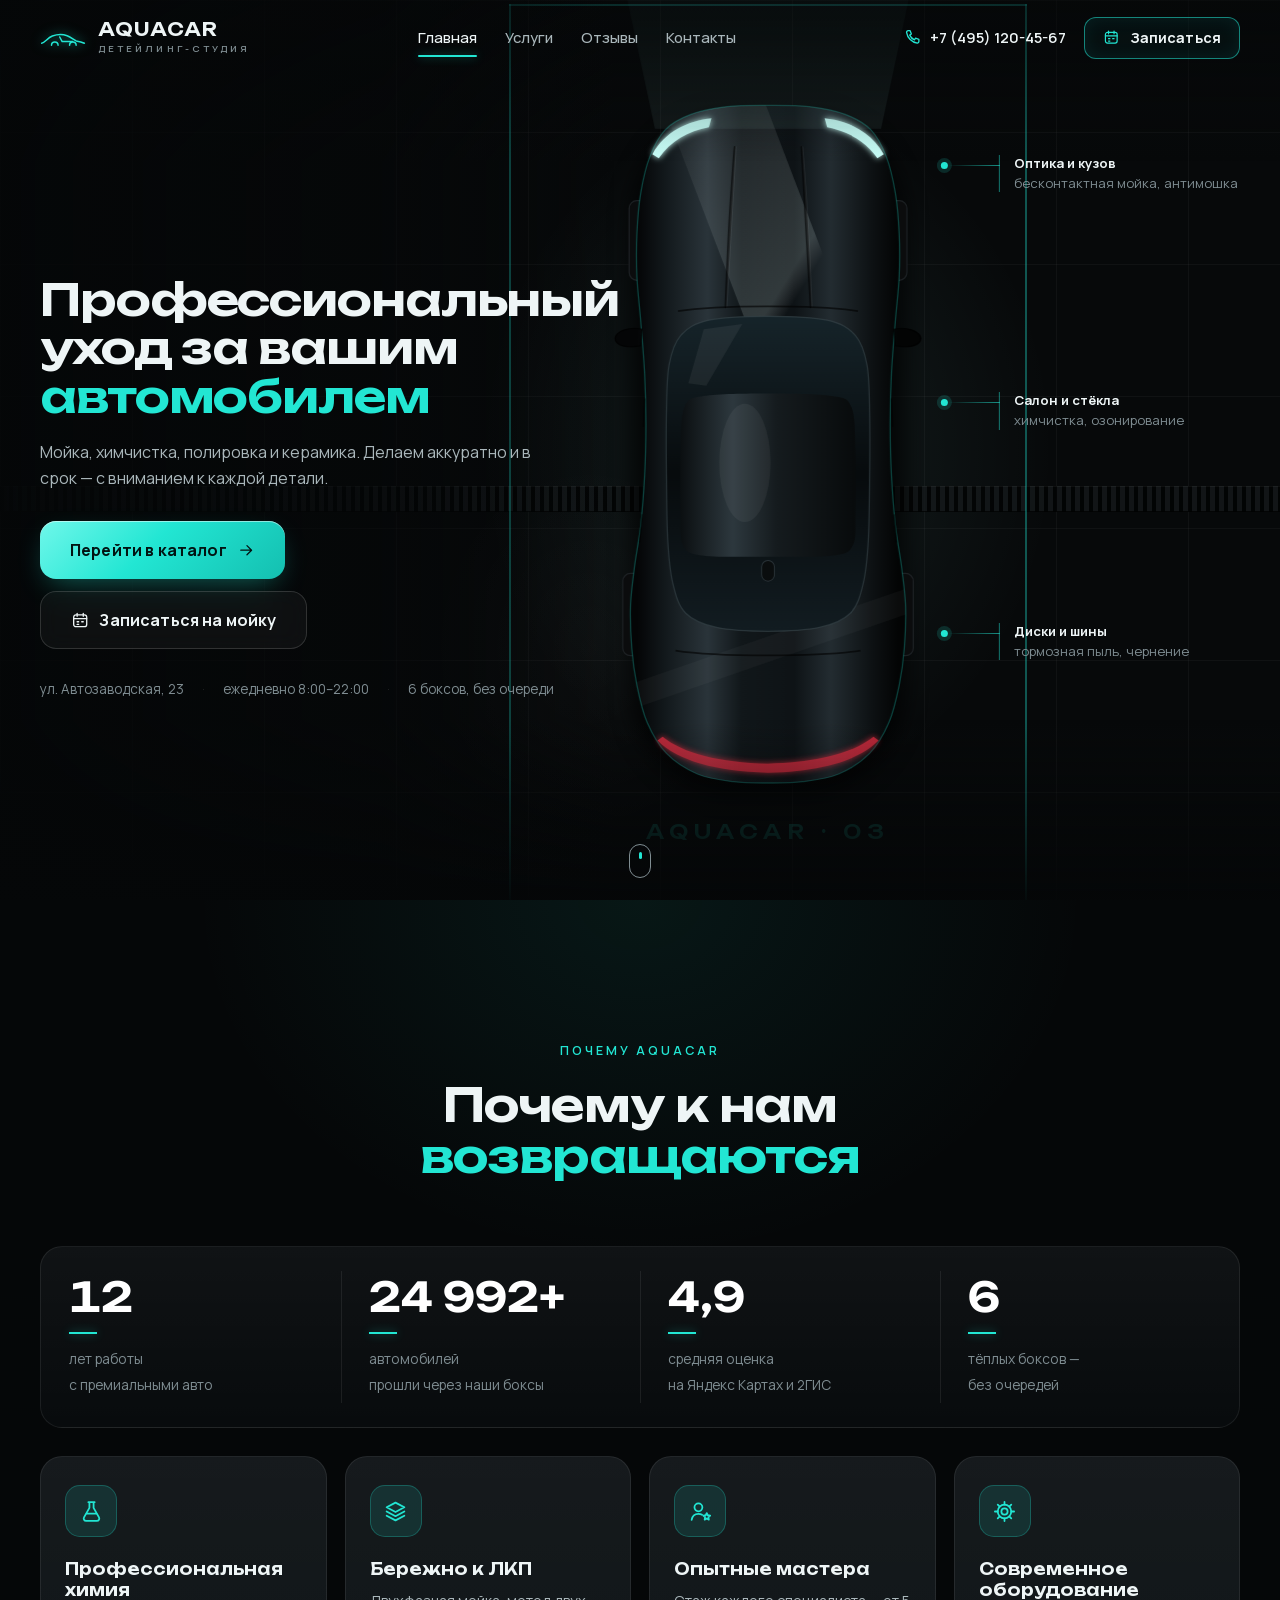
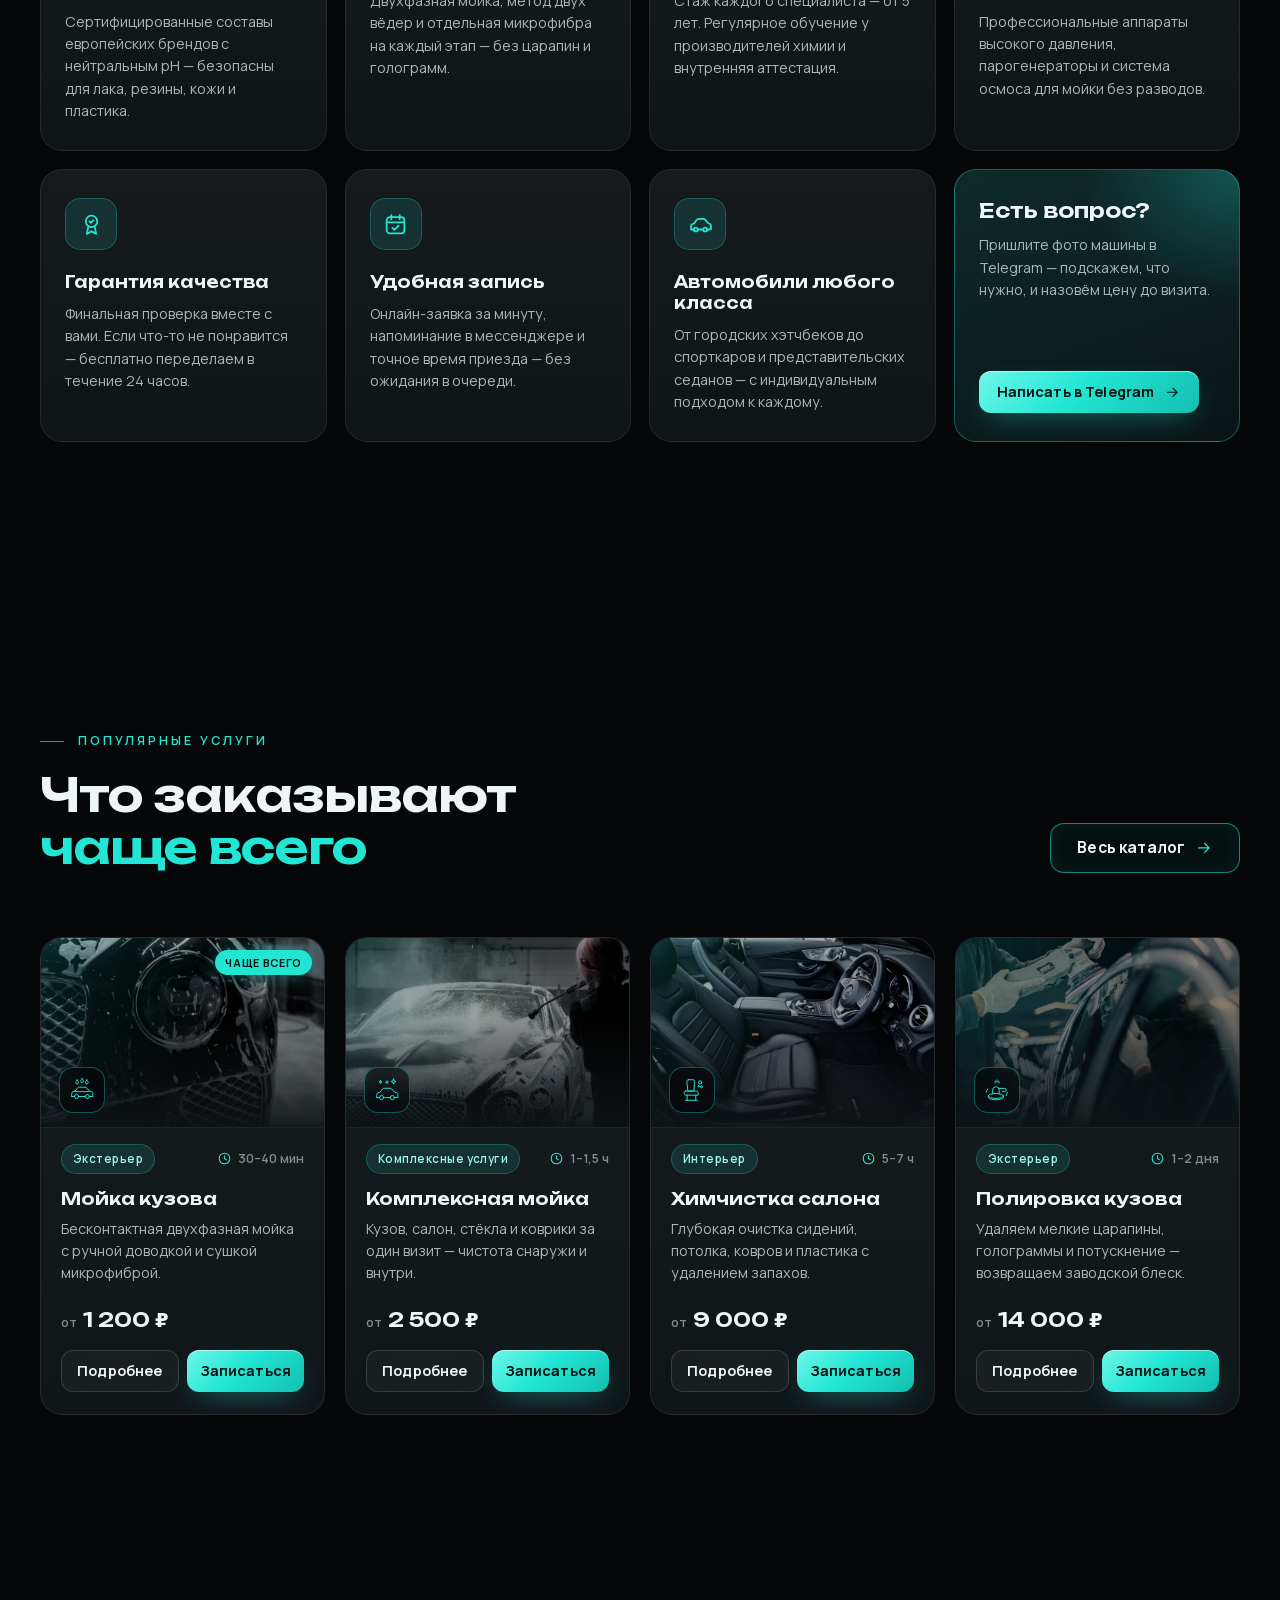
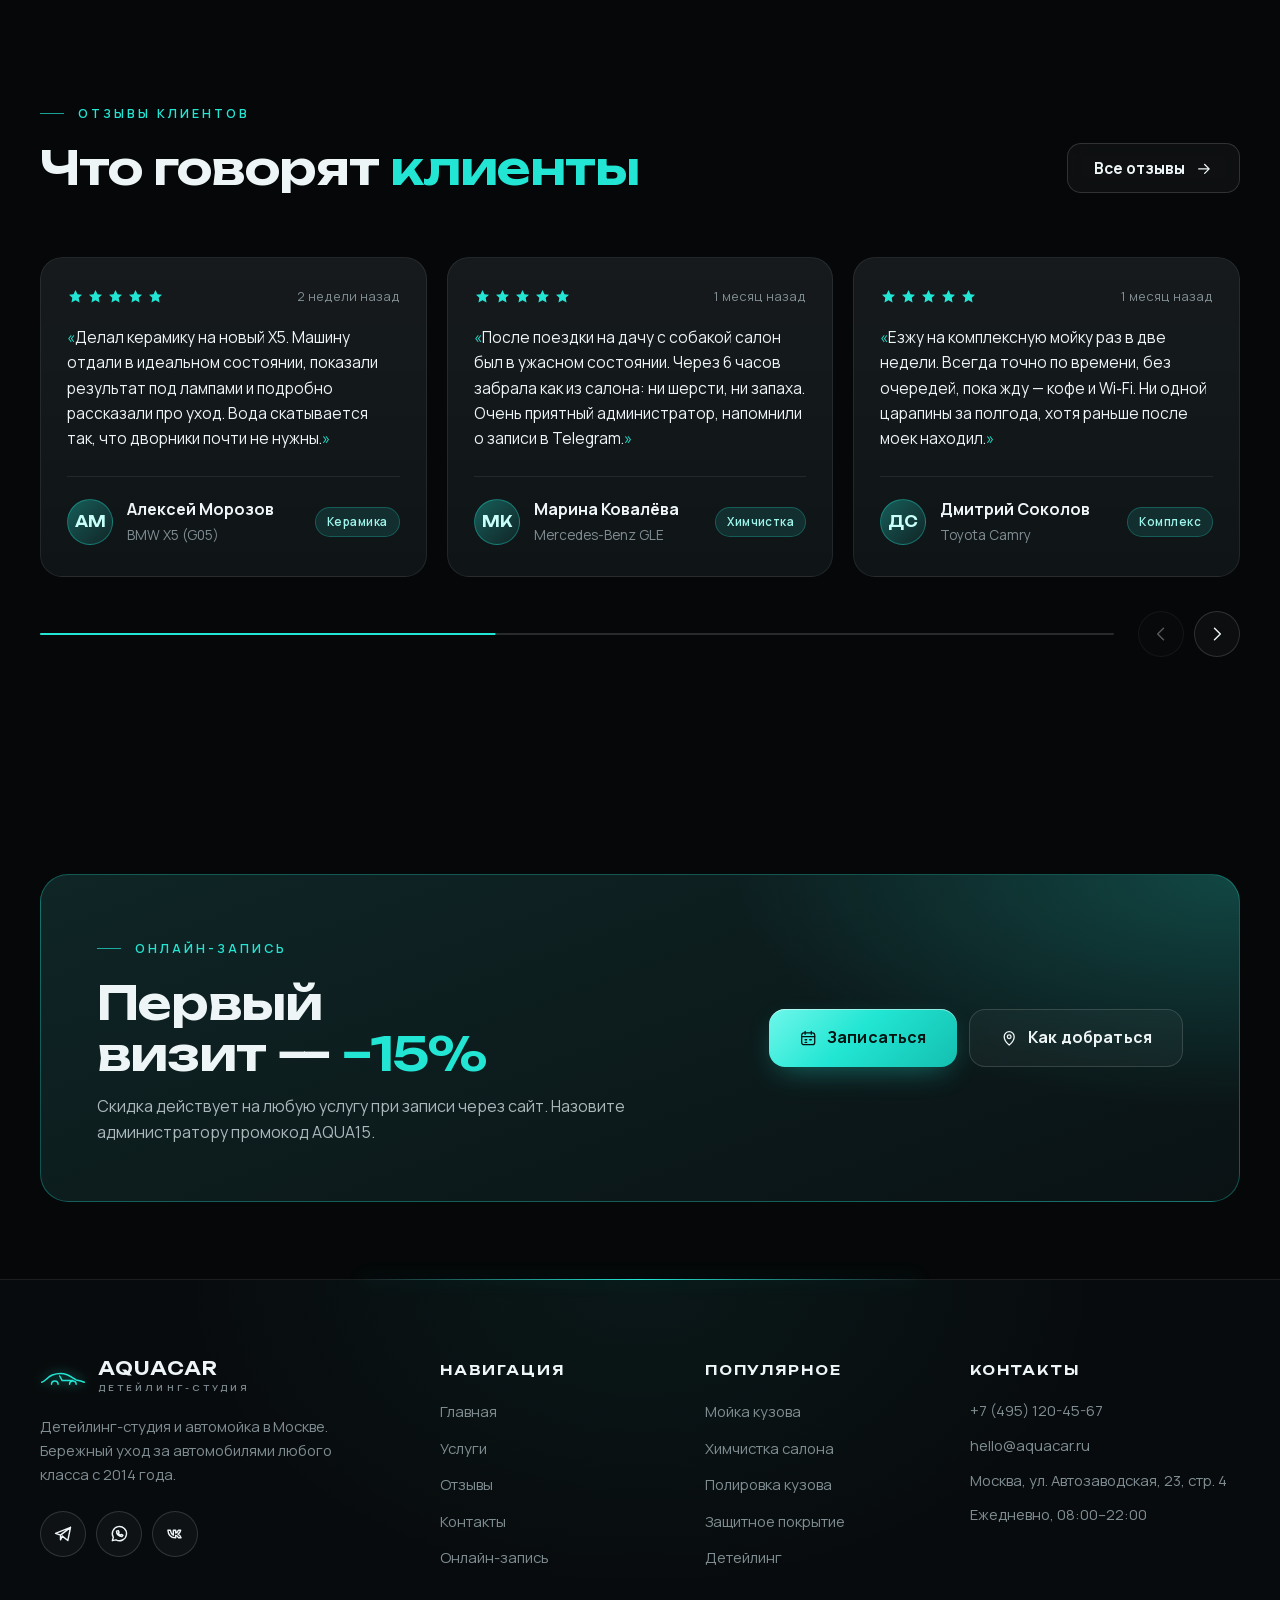
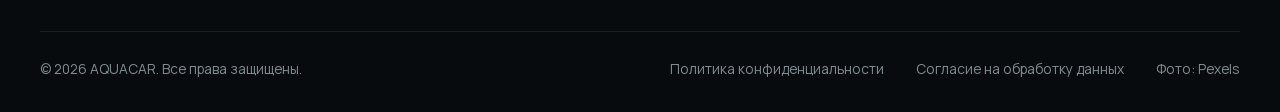
<file: index.html>
<!doctype html>
<html lang="ru" class="no-js">
<head>
  <meta charset="utf-8">
  <meta name="viewport" content="width=device-width, initial-scale=1, viewport-fit=cover">
  <title>AQUACAR — премиальная автомойка и детейлинг в Москве</title>
  <meta name="description" content="Детейлинг-студия AQUACAR в Москве: бесконтактная мойка, химчистка салона, полировка, керамика и защитные покрытия. Онлайн-запись, гарантия качества, ежедневно 08:00–22:00.">
  <meta name="theme-color" content="#050708">
  <meta name="color-scheme" content="dark">
  <link rel="canonical" href="https://aquacar.ru/">
  <meta property="og:type" content="website">
  <meta property="og:locale" content="ru_RU">
  <meta property="og:site_name" content="AQUACAR">
  <meta property="og:title" content="AQUACAR — премиальная автомойка и детейлинг в Москве">
  <meta property="og:description" content="Детейлинг-студия AQUACAR в Москве: бесконтактная мойка, химчистка салона, полировка, керамика и защитные покрытия. Онлайн-запись, гарантия качества, ежедневно 08:00–22:00.">
  <meta property="og:url" content="https://aquacar.ru/">
  <meta property="og:image" content="https://aquacar.ru/assets/img/og-image.png">
  <meta property="og:image:width" content="1200">
  <meta property="og:image:height" content="630">
  <meta name="twitter:card" content="summary_large_image">
  <link rel="icon" href="assets/img/favicon.svg" type="image/svg+xml">
  <link rel="icon" href="assets/img/favicon-32.png" sizes="32x32" type="image/png">
  <link rel="apple-touch-icon" href="assets/img/apple-touch-icon.png">
  <link rel="manifest" href="site.webmanifest">
  <link rel="preload" href="assets/fonts/unbounded-cyrillic-2.woff2" as="font" type="font/woff2" crossorigin>
  <link rel="stylesheet" href="assets/css/fonts.css?v=2.4.0">
  <link rel="stylesheet" href="assets/css/base.css?v=2.4.0">
  <link rel="stylesheet" href="assets/css/layout.css?v=2.4.0">
  <link rel="stylesheet" href="assets/css/hero.css?v=2.4.0">
  <link rel="stylesheet" href="assets/css/sections.css?v=2.4.0">
  <script>document.documentElement.classList.replace('no-js', 'js');</script>
  <script type="application/ld+json">
  {"@context":"https://schema.org","@type":"AutoWash","name":"AQUACAR","url":"https://aquacar.ru/","image":"https://aquacar.ru/assets/img/og-image.png","telephone":"+7-495-120-45-67","email":"hello@aquacar.ru","priceRange":"₽₽","address":{"@type":"PostalAddress","streetAddress":"ул. Автозаводская, 23, стр. 4","addressLocality":"Москва","postalCode":"115280","addressCountry":"RU"},"geo":{"@type":"GeoCoordinates","latitude":55.7063,"longitude":37.6596},"openingHoursSpecification":[{"@type":"OpeningHoursSpecification","dayOfWeek":["Monday","Tuesday","Wednesday","Thursday","Friday","Saturday","Sunday"],"opens":"08:00","closes":"22:00"}]}
  </script>
</head>
<body data-page="home">
  <main id="main">
    <!-- Главный экран -->
    <section class="hero" data-hero aria-label="Главный экран">
      <div class="hero__stage">
        <div class="hero__camera" data-hero-camera>
          <div class="hero__floor" aria-hidden="true">
            <span class="hero__drain"></span>
            <span class="hero__bay"></span>
          </div>
          <div class="hero__spot" data-hero-spot>
            <div class="hero__car" data-hero-car>
              <svg class="topcar" viewBox="0 0 260 560" role="img" aria-label="Чёрный седан, вид сверху">
                <defs>
                  <linearGradient id="tc-paint" x1="28" y1="0" x2="232" y2="0" gradientUnits="userSpaceOnUse">
                    <stop offset="0" stop-color="#040506"/><stop offset=".1" stop-color="#11171a"/><stop offset=".27" stop-color="#2a343a"/>
                    <stop offset=".4" stop-color="#11171a"/><stop offset=".6" stop-color="#0e1316"/><stop offset=".74" stop-color="#232c31"/>
                    <stop offset=".9" stop-color="#0d1113"/><stop offset="1" stop-color="#030404"/>
                  </linearGradient>
                  <linearGradient id="tc-roof" x1="62" y1="0" x2="198" y2="0" gradientUnits="userSpaceOnUse">
                    <stop offset="0" stop-color="#0b0f11"/><stop offset=".3" stop-color="#2d383e"/><stop offset=".55" stop-color="#151b1e"/><stop offset="1" stop-color="#080b0c"/>
                  </linearGradient>
                  <linearGradient id="tc-glass" x1="0" y1="0" x2="0" y2="1">
                    <stop offset="0" stop-color="#16242a"/><stop offset=".5" stop-color="#070b0d"/><stop offset="1" stop-color="#121c21"/>
                  </linearGradient>
                  <linearGradient id="tc-sheen" x1="0" y1="0" x2="1" y2="1">
                    <stop offset="0" stop-color="#fff" stop-opacity="0"/><stop offset=".48" stop-color="#e8fffc" stop-opacity=".16"/><stop offset=".52" stop-color="#fff" stop-opacity="0"/>
                  </linearGradient>
                  <linearGradient id="tc-beam" x1="0" y1="1" x2="0" y2="0"><stop offset="0" stop-color="#bffcf6" stop-opacity=".22"/><stop offset="1" stop-color="#22e6d3" stop-opacity="0"/></linearGradient>
                  <filter id="tc-blur" x="-30%" y="-10%" width="160%" height="120%"><feGaussianBlur stdDeviation="9"/></filter>
                  <filter id="tc-glow" x="-50%" y="-50%" width="200%" height="200%"><feGaussianBlur stdDeviation="2.4" result="b"/><feMerge><feMergeNode in="b"/><feMergeNode in="SourceGraphic"/></feMerge></filter>
                  <clipPath id="tc-clip"><path d="M130.0 12.0 C140.7 12.0 152.0 11.8 162.0 13.0 C172.0 14.2 182.0 16.0 190.0 19.0 C198.0 22.0 204.7 25.5 210.0 31.0 C215.3 36.5 218.8 43.8 222.0 52.0 C225.2 60.2 227.3 70.0 229.0 80.0 C230.7 90.0 231.5 101.2 232.0 112.0 C232.5 122.8 232.5 133.7 232.0 145.0 C231.5 156.3 230.0 167.5 229.0 180.0 C228.0 192.5 226.7 206.7 226.0 220.0 C225.3 233.3 225.0 246.7 225.0 260.0 C225.0 273.3 225.3 287.0 226.0 300.0 C226.7 313.0 227.7 326.0 229.0 338.0 C230.3 350.0 232.7 361.3 234.0 372.0 C235.3 382.7 236.7 391.7 237.0 402.0 C237.3 412.3 236.8 423.8 236.0 434.0 C235.2 444.2 234.0 453.3 232.0 463.0 C230.0 472.7 227.8 483.2 224.0 492.0 C220.2 500.8 215.5 509.3 209.0 516.0 C202.5 522.7 193.7 528.3 185.0 532.0 C176.3 535.7 166.2 536.8 157.0 538.0 C147.8 539.2 139.0 539.0 130.0 539.0 C121.0 539.0 112.2 539.2 103.0 538.0 C93.8 536.8 83.7 535.7 75.0 532.0 C66.3 528.3 57.5 522.7 51.0 516.0 C44.5 509.3 39.8 500.8 36.0 492.0 C32.2 483.2 30.0 472.7 28.0 463.0 C26.0 453.3 24.8 444.2 24.0 434.0 C23.2 423.8 22.7 412.3 23.0 402.0 C23.3 391.7 24.7 382.7 26.0 372.0 C27.3 361.3 29.7 350.0 31.0 338.0 C32.3 326.0 33.3 313.0 34.0 300.0 C34.7 287.0 35.0 273.3 35.0 260.0 C35.0 246.7 34.7 233.3 34.0 220.0 C33.3 206.7 32.0 192.5 31.0 180.0 C30.0 167.5 28.5 156.3 28.0 145.0 C27.5 133.7 27.5 122.8 28.0 112.0 C28.5 101.2 29.3 90.0 31.0 80.0 C32.7 70.0 34.8 60.2 38.0 52.0 C41.2 43.8 44.7 36.5 50.0 31.0 C55.3 25.5 62.0 22.0 70.0 19.0 C78.0 16.0 88.0 14.2 98.0 13.0 C108.0 11.8 119.3 12.0 130.0 12.0Z"/></clipPath>
                </defs>
                <rect x="24" y="18" width="212" height="530" rx="80" fill="#000" opacity=".75" filter="url(#tc-blur)"/>
                <g fill="#0b0c0d" stroke="#1d2124" stroke-width="1">
                  <rect x="222" y="86" width="16" height="62" rx="6"/><rect x="22" y="86" width="16" height="62" rx="6"/>
                  <rect x="227" y="376" width="16" height="64" rx="6"/><rect x="17" y="376" width="16" height="64" rx="6"/>
                </g>
                <path d="M130.0 12.0 C140.7 12.0 152.0 11.8 162.0 13.0 C172.0 14.2 182.0 16.0 190.0 19.0 C198.0 22.0 204.7 25.5 210.0 31.0 C215.3 36.5 218.8 43.8 222.0 52.0 C225.2 60.2 227.3 70.0 229.0 80.0 C230.7 90.0 231.5 101.2 232.0 112.0 C232.5 122.8 232.5 133.7 232.0 145.0 C231.5 156.3 230.0 167.5 229.0 180.0 C228.0 192.5 226.7 206.7 226.0 220.0 C225.3 233.3 225.0 246.7 225.0 260.0 C225.0 273.3 225.3 287.0 226.0 300.0 C226.7 313.0 227.7 326.0 229.0 338.0 C230.3 350.0 232.7 361.3 234.0 372.0 C235.3 382.7 236.7 391.7 237.0 402.0 C237.3 412.3 236.8 423.8 236.0 434.0 C235.2 444.2 234.0 453.3 232.0 463.0 C230.0 472.7 227.8 483.2 224.0 492.0 C220.2 500.8 215.5 509.3 209.0 516.0 C202.5 522.7 193.7 528.3 185.0 532.0 C176.3 535.7 166.2 536.8 157.0 538.0 C147.8 539.2 139.0 539.0 130.0 539.0 C121.0 539.0 112.2 539.2 103.0 538.0 C93.8 536.8 83.7 535.7 75.0 532.0 C66.3 528.3 57.5 522.7 51.0 516.0 C44.5 509.3 39.8 500.8 36.0 492.0 C32.2 483.2 30.0 472.7 28.0 463.0 C26.0 453.3 24.8 444.2 24.0 434.0 C23.2 423.8 22.7 412.3 23.0 402.0 C23.3 391.7 24.7 382.7 26.0 372.0 C27.3 361.3 29.7 350.0 31.0 338.0 C32.3 326.0 33.3 313.0 34.0 300.0 C34.7 287.0 35.0 273.3 35.0 260.0 C35.0 246.7 34.7 233.3 34.0 220.0 C33.3 206.7 32.0 192.5 31.0 180.0 C30.0 167.5 28.5 156.3 28.0 145.0 C27.5 133.7 27.5 122.8 28.0 112.0 C28.5 101.2 29.3 90.0 31.0 80.0 C32.7 70.0 34.8 60.2 38.0 52.0 C41.2 43.8 44.7 36.5 50.0 31.0 C55.3 25.5 62.0 22.0 70.0 19.0 C78.0 16.0 88.0 14.2 98.0 13.0 C108.0 11.8 119.3 12.0 130.0 12.0Z" fill="url(#tc-paint)"/>
                <g clip-path="url(#tc-clip)">
                  <path d="M40 -10 L120 -10 L250 330 L170 330Z" fill="url(#tc-sheen)" class="topcar__sheen"/>
                  <path d="M0 470 L260 380 L260 400 L0 490Z" fill="#fff" opacity=".03"/>
                </g>
                <path d="M130.0 12.0 C140.7 12.0 152.0 11.8 162.0 13.0 C172.0 14.2 182.0 16.0 190.0 19.0 C198.0 22.0 204.7 25.5 210.0 31.0 C215.3 36.5 218.8 43.8 222.0 52.0 C225.2 60.2 227.3 70.0 229.0 80.0 C230.7 90.0 231.5 101.2 232.0 112.0 C232.5 122.8 232.5 133.7 232.0 145.0 C231.5 156.3 230.0 167.5 229.0 180.0 C228.0 192.5 226.7 206.7 226.0 220.0 C225.3 233.3 225.0 246.7 225.0 260.0 C225.0 273.3 225.3 287.0 226.0 300.0 C226.7 313.0 227.7 326.0 229.0 338.0 C230.3 350.0 232.7 361.3 234.0 372.0 C235.3 382.7 236.7 391.7 237.0 402.0 C237.3 412.3 236.8 423.8 236.0 434.0 C235.2 444.2 234.0 453.3 232.0 463.0 C230.0 472.7 227.8 483.2 224.0 492.0 C220.2 500.8 215.5 509.3 209.0 516.0 C202.5 522.7 193.7 528.3 185.0 532.0 C176.3 535.7 166.2 536.8 157.0 538.0 C147.8 539.2 139.0 539.0 130.0 539.0 C121.0 539.0 112.2 539.2 103.0 538.0 C93.8 536.8 83.7 535.7 75.0 532.0 C66.3 528.3 57.5 522.7 51.0 516.0 C44.5 509.3 39.8 500.8 36.0 492.0 C32.2 483.2 30.0 472.7 28.0 463.0 C26.0 453.3 24.8 444.2 24.0 434.0 C23.2 423.8 22.7 412.3 23.0 402.0 C23.3 391.7 24.7 382.7 26.0 372.0 C27.3 361.3 29.7 350.0 31.0 338.0 C32.3 326.0 33.3 313.0 34.0 300.0 C34.7 287.0 35.0 273.3 35.0 260.0 C35.0 246.7 34.7 233.3 34.0 220.0 C33.3 206.7 32.0 192.5 31.0 180.0 C30.0 167.5 28.5 156.3 28.0 145.0 C27.5 133.7 27.5 122.8 28.0 112.0 C28.5 101.2 29.3 90.0 31.0 80.0 C32.7 70.0 34.8 60.2 38.0 52.0 C41.2 43.8 44.7 36.5 50.0 31.0 C55.3 25.5 62.0 22.0 70.0 19.0 C78.0 16.0 88.0 14.2 98.0 13.0 C108.0 11.8 119.3 12.0 130.0 12.0Z" fill="none" stroke="#22e6d3" stroke-opacity=".28" stroke-width="1"/>
                <path d="M156.0 46.0 C155.5 34.7 158.8 79.7 160.0 100.0 C161.2 120.3 163.7 177.0 163.0 168.0Z M104.0 46.0 C104.5 34.7 101.2 79.7 100.0 100.0 C98.8 120.3 96.3 177.0 97.0 168.0Z" fill="none" stroke="#000" stroke-opacity=".55" stroke-width="1.4"/>
                <path d="M156.0 46.0 C155.5 34.7 158.8 79.7 160.0 100.0 C161.2 120.3 163.7 177.0 163.0 168.0Z M104.0 46.0 C104.5 34.7 101.2 79.7 100.0 100.0 C98.8 120.3 96.3 177.0 97.0 168.0Z" fill="none" stroke="#fff" stroke-opacity=".06" stroke-width="1" transform="translate(1 0)"/>
                <path d="M60 172 C90 167 170 167 200 172" fill="none" stroke="#000" stroke-opacity=".6" stroke-width="1.4"/>
                <path d="M58 436 C90 441 170 441 202 436" fill="none" stroke="#000" stroke-opacity=".6" stroke-width="1.4"/>
                <path d="M226.0 240.0 C226.0 240.0 227.0 262.0 227.0 262.0Z M34.0 240.0 C34.0 240.0 33.0 262.0 33.0 262.0Z M228.0 330.0 C228.0 330.0 230.0 352.0 230.0 352.0Z M32.0 330.0 C32.0 330.0 30.0 352.0 30.0 352.0Z" fill="none" stroke="#000" stroke-opacity=".5" stroke-width="1.2"/>
                <path d="M130.0 176.0 C145.3 176.0 164.7 176.5 176.0 179.0 C187.3 181.5 192.8 185.2 198.0 191.0 C203.2 196.8 205.2 204.2 207.0 214.0 C208.8 223.8 208.7 235.7 209.0 250.0 C209.3 264.3 209.2 283.3 209.0 300.0 C208.8 316.7 208.8 336.0 208.0 350.0 C207.2 364.0 206.3 374.5 204.0 384.0 C201.7 393.5 199.7 401.3 194.0 407.0 C188.3 412.7 180.7 415.7 170.0 418.0 C159.3 420.3 143.3 421.0 130.0 421.0 C116.7 421.0 100.7 420.3 90.0 418.0 C79.3 415.7 71.7 412.7 66.0 407.0 C60.3 401.3 58.3 393.5 56.0 384.0 C53.7 374.5 52.8 364.0 52.0 350.0 C51.2 336.0 51.2 316.7 51.0 300.0 C50.8 283.3 50.7 264.3 51.0 250.0 C51.3 235.7 51.2 223.8 53.0 214.0 C54.8 204.2 56.8 196.8 62.0 191.0 C67.2 185.2 72.7 181.5 84.0 179.0 C95.3 176.5 114.7 176.0 130.0 176.0Z" fill="url(#tc-glass)"/>
                <path d="M130.0 176.0 C145.3 176.0 164.7 176.5 176.0 179.0 C187.3 181.5 192.8 185.2 198.0 191.0 C203.2 196.8 205.2 204.2 207.0 214.0 C208.8 223.8 208.7 235.7 209.0 250.0 C209.3 264.3 209.2 283.3 209.0 300.0 C208.8 316.7 208.8 336.0 208.0 350.0 C207.2 364.0 206.3 374.5 204.0 384.0 C201.7 393.5 199.7 401.3 194.0 407.0 C188.3 412.7 180.7 415.7 170.0 418.0 C159.3 420.3 143.3 421.0 130.0 421.0 C116.7 421.0 100.7 420.3 90.0 418.0 C79.3 415.7 71.7 412.7 66.0 407.0 C60.3 401.3 58.3 393.5 56.0 384.0 C53.7 374.5 52.8 364.0 52.0 350.0 C51.2 336.0 51.2 316.7 51.0 300.0 C50.8 283.3 50.7 264.3 51.0 250.0 C51.3 235.7 51.2 223.8 53.0 214.0 C54.8 204.2 56.8 196.8 62.0 191.0 C67.2 185.2 72.7 181.5 84.0 179.0 C95.3 176.5 114.7 176.0 130.0 176.0Z" fill="none" stroke="#3a464c" stroke-opacity=".6" stroke-width="1"/>
                <path d="M80 186 L110 182 L82 230 L68 228Z" fill="#fff" opacity=".06"/>
                <path d="M130.0 236.0 C146.7 236.0 169.2 236.2 180.0 238.0 C190.8 239.8 192.0 239.7 195.0 247.0 C198.0 254.3 197.5 268.2 198.0 282.0 C198.5 295.8 198.3 318.0 198.0 330.0 C197.7 342.0 198.8 348.7 196.0 354.0 C193.2 359.3 192.0 360.5 181.0 362.0 C170.0 363.5 147.0 363.0 130.0 363.0 C113.0 363.0 90.0 363.5 79.0 362.0 C68.0 360.5 66.8 359.3 64.0 354.0 C61.2 348.7 62.3 342.0 62.0 330.0 C61.7 318.0 61.5 295.8 62.0 282.0 C62.5 268.2 62.0 254.3 65.0 247.0 C68.0 239.7 69.2 239.8 80.0 238.0 C90.8 236.2 113.3 236.0 130.0 236.0Z" fill="url(#tc-roof)"/>
                <ellipse cx="112" cy="290" rx="20" ry="46" fill="#fff" opacity=".05"/>
                <rect x="125" y="366" width="10" height="16" rx="5" fill="#0a0d0e" stroke="#2a3338" stroke-width=".8"/>
                <path d="M228 186 C238 184 248 187 249 193 C249 199 240 201 229 199Z" fill="url(#tc-paint)" stroke="#000" stroke-opacity=".6"/><path d="M32 186 C22 184 12 187 11 193 C11 199 20 201 31 199Z" fill="url(#tc-paint)" stroke="#000" stroke-opacity=".6"/>
                <g class="topcar__head" filter="url(#tc-glow)"><path d="M174 22 C192 24 210 32 220 50 L215 53 C206 40 192 32 176 29Z" fill="#c9fff9"/><path d="M86 22 C68 24 50 32 40 50 L45 53 C54 40 68 32 84 29Z" fill="#c9fff9"/></g>
                <path class="topcar__beam" d="M42 30 L-20 -260 L280 -260 L218 30Z" fill="url(#tc-beam)"/>
                <g class="topcar__tail" filter="url(#tc-glow)"><path d="M44 506 C60 522 90 530 130 531 C170 530 200 522 216 506 L212 503 C196 516 168 523 130 524 C92 523 64 516 48 503Z" fill="#ff3348"/></g>
              </svg>
            </div>
            <ul class="hero__notes" aria-label="Что мы делаем с автомобилем">
              <li class="hero__note" style="--y: 9%"><b>Оптика и кузов</b><span>бесконтактная мойка, антимошка</span></li>
              <li class="hero__note" style="--y: 42%"><b>Салон и стёкла</b><span>химчистка, озонирование</span></li>
              <li class="hero__note" style="--y: 74%"><b>Диски и шины</b><span>тормозная пыль, чернение</span></li>
            </ul>
          </div>
        </div>
        <div class="hero__vignette" aria-hidden="true"></div>

        <div class="container hero__content" data-hero-content>
          <h1 class="hero__title" data-c="heroTitle">Профессиональный уход за&nbsp;вашим <span class="text-accent">автомобилем</span></h1>
          <p class="hero__subtitle" data-c="heroSubtitle">Мойка, химчистка, полировка и керамика. Делаем аккуратно и в срок — с вниманием к каждой детали.</p>
          <div class="hero__actions">
            <a class="btn btn--primary btn--lg" href="catalog.html" data-drive-go>
              Перейти в каталог
              <svg class="icon" aria-hidden="true"><use href="#i-arrow"/></svg>
            </a>
            <a class="btn btn--ghost btn--lg" href="booking.html">
              <svg class="icon" aria-hidden="true"><use href="#i-calendar"/></svg>
              Записаться на мойку
            </a>
          </div>
          <p class="hero__meta" data-c="heroMeta"><span>ул. Автозаводская, 23</span><span>ежедневно 8:00–22:00</span><span>6 боксов, без очереди</span></p>
        </div>

        <a class="hero__scroll" href="#advantages" aria-label="Прокрутить к преимуществам">
          <span class="hero__mouse" aria-hidden="true"><span></span></span>
        </a>
      </div>
    </section>

    <!-- Преимущества -->
    <section class="section advantages" id="advantages" aria-labelledby="advantages-title">
      <div class="container">
        <header class="section-head section-head--center">
          <p class="eyebrow eyebrow--center" data-reveal>Почему AQUACAR</p>
          <h2 class="section-title" id="advantages-title" data-reveal style="--d:80ms">Почему к нам <span class="text-accent">возвращаются</span></h2>
        </header>

        <ul class="stats" aria-label="AQUACAR в цифрах">
          <li class="stat" data-reveal><strong class="stat__value"><span data-counter="12">12</span></strong><span class="stat__label">лет работы<br>с премиальными авто</span></li>
          <li class="stat" data-reveal style="--d:80ms"><strong class="stat__value"><span data-counter="25000" data-format="thousands">25 000</span>+</strong><span class="stat__label">автомобилей<br>прошли через наши боксы</span></li>
          <li class="stat" data-reveal style="--d:160ms"><strong class="stat__value"><span data-counter="4.9" data-decimals="1">4,9</span></strong><span class="stat__label">средняя оценка<br>на Яндекс Картах и 2ГИС</span></li>
          <li class="stat" data-reveal style="--d:240ms"><strong class="stat__value"><span data-counter="6">6</span></strong><span class="stat__label">тёплых боксов —<br>без очередей</span></li>
        </ul>

        <ul class="adv-grid">
          <li class="adv-card" data-reveal>
            <span class="adv-card__icon" aria-hidden="true"><svg class="icon"><use href="#i-flask"/></svg></span>
            <h3>Профессиональная химия</h3>
            <p>Сертифицированные составы европейских брендов с нейтральным pH — безопасны для лака, резины, кожи и пластика.</p>
          </li>
          <li class="adv-card" data-reveal style="--d:70ms">
            <span class="adv-card__icon" aria-hidden="true"><svg class="icon"><use href="#i-layers"/></svg></span>
            <h3>Бережно к ЛКП</h3>
            <p>Двухфазная мойка, метод двух вёдер и отдельная микрофибра на каждый этап — без царапин и голограмм.</p>
          </li>
          <li class="adv-card" data-reveal style="--d:140ms">
            <span class="adv-card__icon" aria-hidden="true"><svg class="icon"><use href="#i-master"/></svg></span>
            <h3>Опытные мастера</h3>
            <p>Стаж каждого специалиста — от 5 лет. Регулярное обучение у производителей химии и внутренняя аттестация.</p>
          </li>
          <li class="adv-card" data-reveal style="--d:210ms">
            <span class="adv-card__icon" aria-hidden="true"><svg class="icon"><use href="#i-gear"/></svg></span>
            <h3>Современное оборудование</h3>
            <p>Профессиональные аппараты высокого давления, парогенераторы и система осмоса для мойки без разводов.</p>
          </li>
          <li class="adv-card" data-reveal>
            <span class="adv-card__icon" aria-hidden="true"><svg class="icon"><use href="#i-award"/></svg></span>
            <h3>Гарантия качества</h3>
            <p>Финальная проверка вместе с вами. Если что-то не понравится — бесплатно переделаем в течение 24 часов.</p>
          </li>
          <li class="adv-card" data-reveal style="--d:70ms">
            <span class="adv-card__icon" aria-hidden="true"><svg class="icon"><use href="#i-cal-check"/></svg></span>
            <h3>Удобная запись</h3>
            <p>Онлайн-заявка за минуту, напоминание в мессенджере и точное время приезда — без ожидания в очереди.</p>
          </li>
          <li class="adv-card" data-reveal style="--d:140ms">
            <span class="adv-card__icon" aria-hidden="true"><svg class="icon"><use href="#i-car"/></svg></span>
            <h3>Автомобили любого класса</h3>
            <p>От городских хэтчбеков до спорткаров и представительских седанов — с индивидуальным подходом к каждому.</p>
          </li>
          <li class="adv-card adv-card--cta" data-reveal style="--d:210ms">
            <h3>Есть вопрос?</h3>
            <p>Пришлите фото машины в Telegram — подскажем, что нужно, и назовём цену до визита.</p>
            <a class="btn btn--primary btn--sm" href="https://t.me/aquacar_manager" target="_blank" rel="noopener" data-c-href="manager">Написать в Telegram <svg class="icon" aria-hidden="true"><use href="#i-arrow"/></svg></a>
          </li>
        </ul>
      </div>
    </section>


    <!-- Популярные услуги -->
    <section class="section popular" aria-labelledby="popular-title">
      <div class="container">
        <header class="section-head section-head--split">
          <div>
            <p class="eyebrow" data-reveal><span class="eyebrow__line" aria-hidden="true"></span>Популярные услуги</p>
            <h2 class="section-title" id="popular-title" data-reveal style="--d:80ms">Что заказывают <span class="text-accent">чаще всего</span></h2>
          </div>
          <a class="btn btn--outline" href="catalog.html" data-reveal style="--d:160ms">Весь каталог <svg class="icon" aria-hidden="true"><use href="#i-arrow"/></svg></a>
        </header>
        <div class="catalog__grid catalog__grid--popular" data-popular="body-wash,complex-wash,interior-clean,polish"></div>
      </div>
    </section>

    <!-- Отзывы -->
    <section class="section reviews" aria-labelledby="reviews-title">
      <div class="container">
        <header class="section-head section-head--split">
          <div>
            <p class="eyebrow" data-reveal><span class="eyebrow__line" aria-hidden="true"></span>Отзывы клиентов</p>
            <h2 class="section-title" id="reviews-title" data-reveal style="--d:80ms">Что говорят <span class="text-accent">клиенты</span></h2>
          </div>
          <a class="btn btn--ghost" href="reviews.html" data-reveal style="--d:160ms">Все отзывы <svg class="icon" aria-hidden="true"><use href="#i-arrow"/></svg></a>
        </header>
        <div class="carousel" data-carousel>
          <div class="carousel__track" tabindex="0" role="region" aria-label="Отзывы клиентов, прокручиваются горизонтально" data-carousel-track></div>
          <div class="carousel__controls">
            <div class="carousel__progress" aria-hidden="true"><span data-carousel-progress></span></div>
            <button class="icon-btn" type="button" aria-label="Предыдущие отзывы" data-carousel-prev><svg class="icon" aria-hidden="true"><use href="#i-chev-left"/></svg></button>
            <button class="icon-btn" type="button" aria-label="Следующие отзывы" data-carousel-next><svg class="icon" aria-hidden="true"><use href="#i-chev-right"/></svg></button>
          </div>
        </div>
      </div>
    </section>

    <!-- Призыв к записи -->
    <section class="section section--tight">
      <div class="container">
        <div class="cta-banner" data-reveal="scale">
          <div class="cta-banner__text">
            <p class="eyebrow"><span class="eyebrow__line" aria-hidden="true"></span>Онлайн-запись</p>
            <h2 class="section-title">Первый визит — <span class="text-accent">−15%</span></h2>
            <p class="section-lead">Скидка действует на любую услугу при записи через сайт. Назовите администратору промокод AQUA15.</p>
          </div>
          <div class="cta-banner__actions">
            <a class="btn btn--primary btn--lg" href="booking.html"><svg class="icon" aria-hidden="true"><use href="#i-calendar"/></svg>Записаться</a>
            <a class="btn btn--ghost btn--lg" href="contacts.html"><svg class="icon" aria-hidden="true"><use href="#i-pin"/></svg>Как добраться</a>
          </div>
        </div>
      </div>
    </section>
  </main>

  <noscript><nav class="noscript-nav"><a href="index.html">Главная</a> · <a href="catalog.html">Услуги</a> · <a href="reviews.html">Отзывы</a> · <a href="booking.html">Запись</a> · <a href="contacts.html">Контакты</a></nav></noscript>

  <script src="assets/js/layout.js?v=2.4.0"></script>
  <script src="assets/js/config.js?v=2.4.0" defer></script>
  <script src="assets/js/utils.js?v=2.4.0" defer></script>
  <script src="assets/js/data/services.js?v=2.4.0" defer></script>
  <script src="assets/js/data/reviews.js?v=2.4.0" defer></script>
  <script src="assets/js/content.js?v=2.4.0" defer></script>
  <script src="assets/js/services/booking-api.js?v=2.4.0" defer></script>
  <script src="assets/js/components/reveal.js?v=2.4.0" defer></script>
  <script src="assets/js/components/header.js?v=2.4.0" defer></script>
  <script src="assets/js/components/hero.js?v=2.4.0" defer></script>
  <script src="assets/js/components/catalog.js?v=2.4.0" defer></script>
  <script src="assets/js/components/modal.js?v=2.4.0" defer></script>
  <script src="assets/js/components/reviews.js?v=2.4.0" defer></script>
  <script src="assets/js/components/datepicker.js?v=2.4.0" defer></script>
  <script src="assets/js/components/booking-form.js?v=2.4.0" defer></script>
  <script src="assets/js/components/misc.js?v=2.4.0" defer></script>
  <script src="assets/js/components/cursor.js?v=2.7.0" defer></script>
  <script src="assets/js/main.js?v=2.4.0" defer></script>
</body>
</html>
</file>
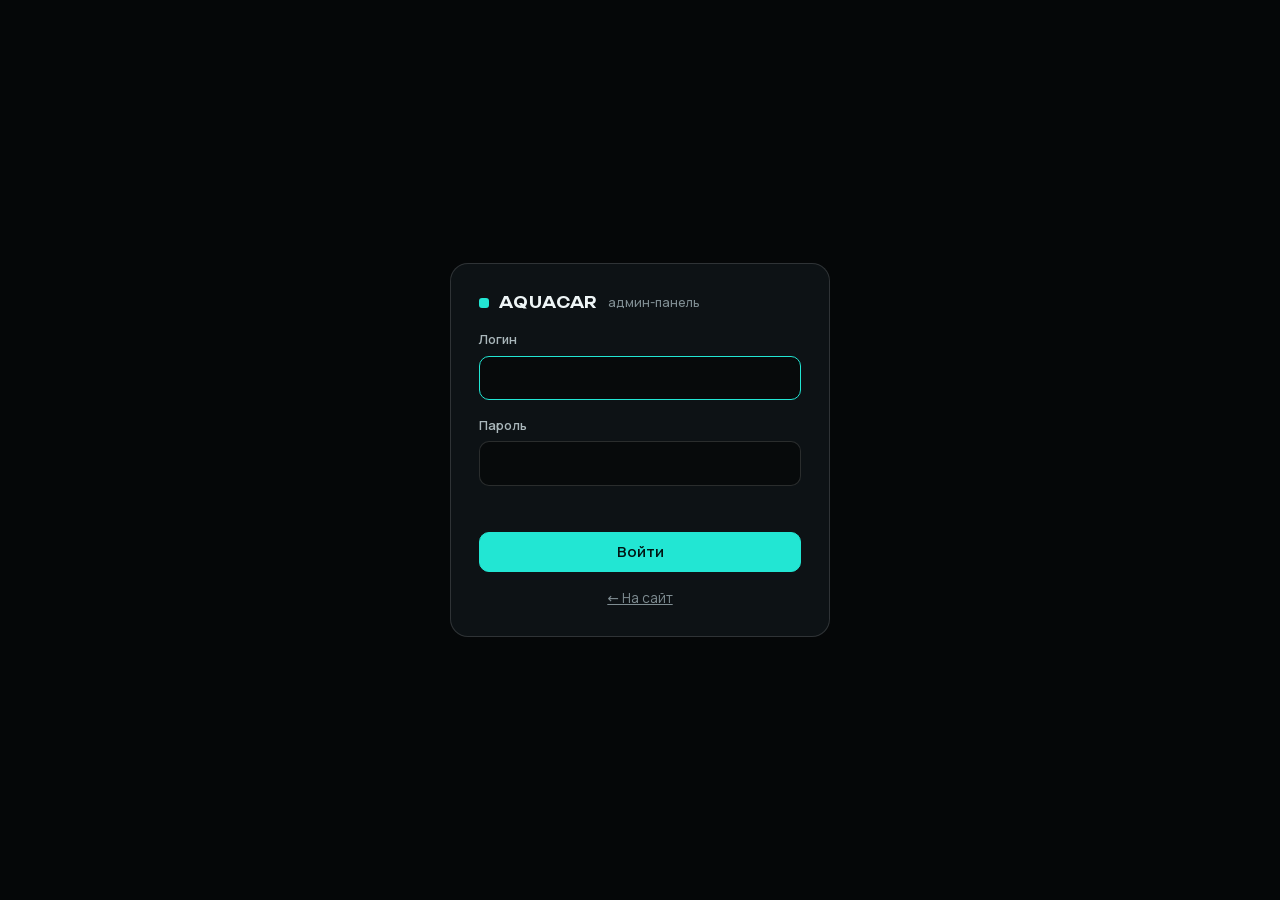
<file: admin/index.html>
<!doctype html>
<html lang="ru">
<head>
  <meta charset="utf-8">
  <meta name="viewport" content="width=device-width, initial-scale=1">
  <meta name="robots" content="noindex, nofollow">
  <title>Админ-панель — AQUACAR</title>
  <link rel="icon" href="../assets/img/favicon.svg" type="image/svg+xml">
  <link rel="stylesheet" href="../assets/css/fonts.css">
  <link rel="stylesheet" href="admin.css?v=1.1.0">
</head>
<body>
  <!-- Вход -->
  <section class="login" data-login hidden>
    <form class="login__card" data-login-form novalidate>
      <div class="brand"><span class="brand__mark"></span>AQUACAR <small>админ-панель</small></div>
      <label class="fld"><span>Логин</span><input name="login" autocomplete="username" required autofocus></label>
      <label class="fld"><span>Пароль</span><input name="password" type="password" autocomplete="current-password" required></label>
      <p class="login__error" data-login-error role="alert"></p>
      <button class="btn btn--primary btn--block" type="submit">Войти</button>
      <a class="login__back" href="../index.html">← На сайт</a>
    </form>
  </section>

  <!-- Панель -->
  <div class="app" data-app hidden>
    <aside class="side">
      <div class="brand"><span class="brand__mark"></span>AQUACAR <small>админ-панель</small></div>
      <nav class="side__nav" data-nav>
        <button type="button" data-tab="bookings" class="is-active">Заявки <b class="badge" data-new-count hidden></b></button>
        <button type="button" data-tab="services">Услуги</button>
        <button type="button" data-tab="reviews">Отзывы</button>
        <button type="button" data-tab="contacts">Контакты и главная</button>
        <button type="button" data-tab="telegram">Запись и Telegram</button>
        <button type="button" data-tab="security">Безопасность</button>
      </nav>
      <div class="side__foot">
        <a href="../index.html" target="_blank" rel="noopener">Открыть сайт ↗</a>
        <button type="button" class="link" data-logout>Выйти</button>
      </div>
    </aside>

    <main class="main">
      <div class="warn warn--demo" data-demo-warn hidden>
        <b>Демо-режим.</b> На этом хостинге нет PHP (например, GitHub Pages), поэтому изменения сохраняются
        только в этом браузере: вы увидите их на сайте, а другие посетители — нет. Заявки и Telegram
        заработают после переноса на хостинг с PHP — см. INSTALL.txt.
      </div>
      <div class="warn" data-default-warn hidden>
        Вы входите со стандартным паролем <b>admin / admin</b>. Смените его в разделе
        <button type="button" class="link" data-goto="security">«Безопасность»</button> — иначе в админку сможет зайти кто угодно.
      </div>
      <div class="view" data-view></div>
    </main>

    <div class="savebar" data-savebar hidden>
      <span>Есть несохранённые изменения</span>
      <button type="button" class="btn btn--ghost" data-revert>Отменить</button>
      <button type="button" class="btn btn--primary" data-save>Сохранить на сайте</button>
    </div>
  </div>

  <div class="toast" data-toast hidden></div>

  <script src="admin.js?v=1.1.0"></script>
</body>
</html>
</file>
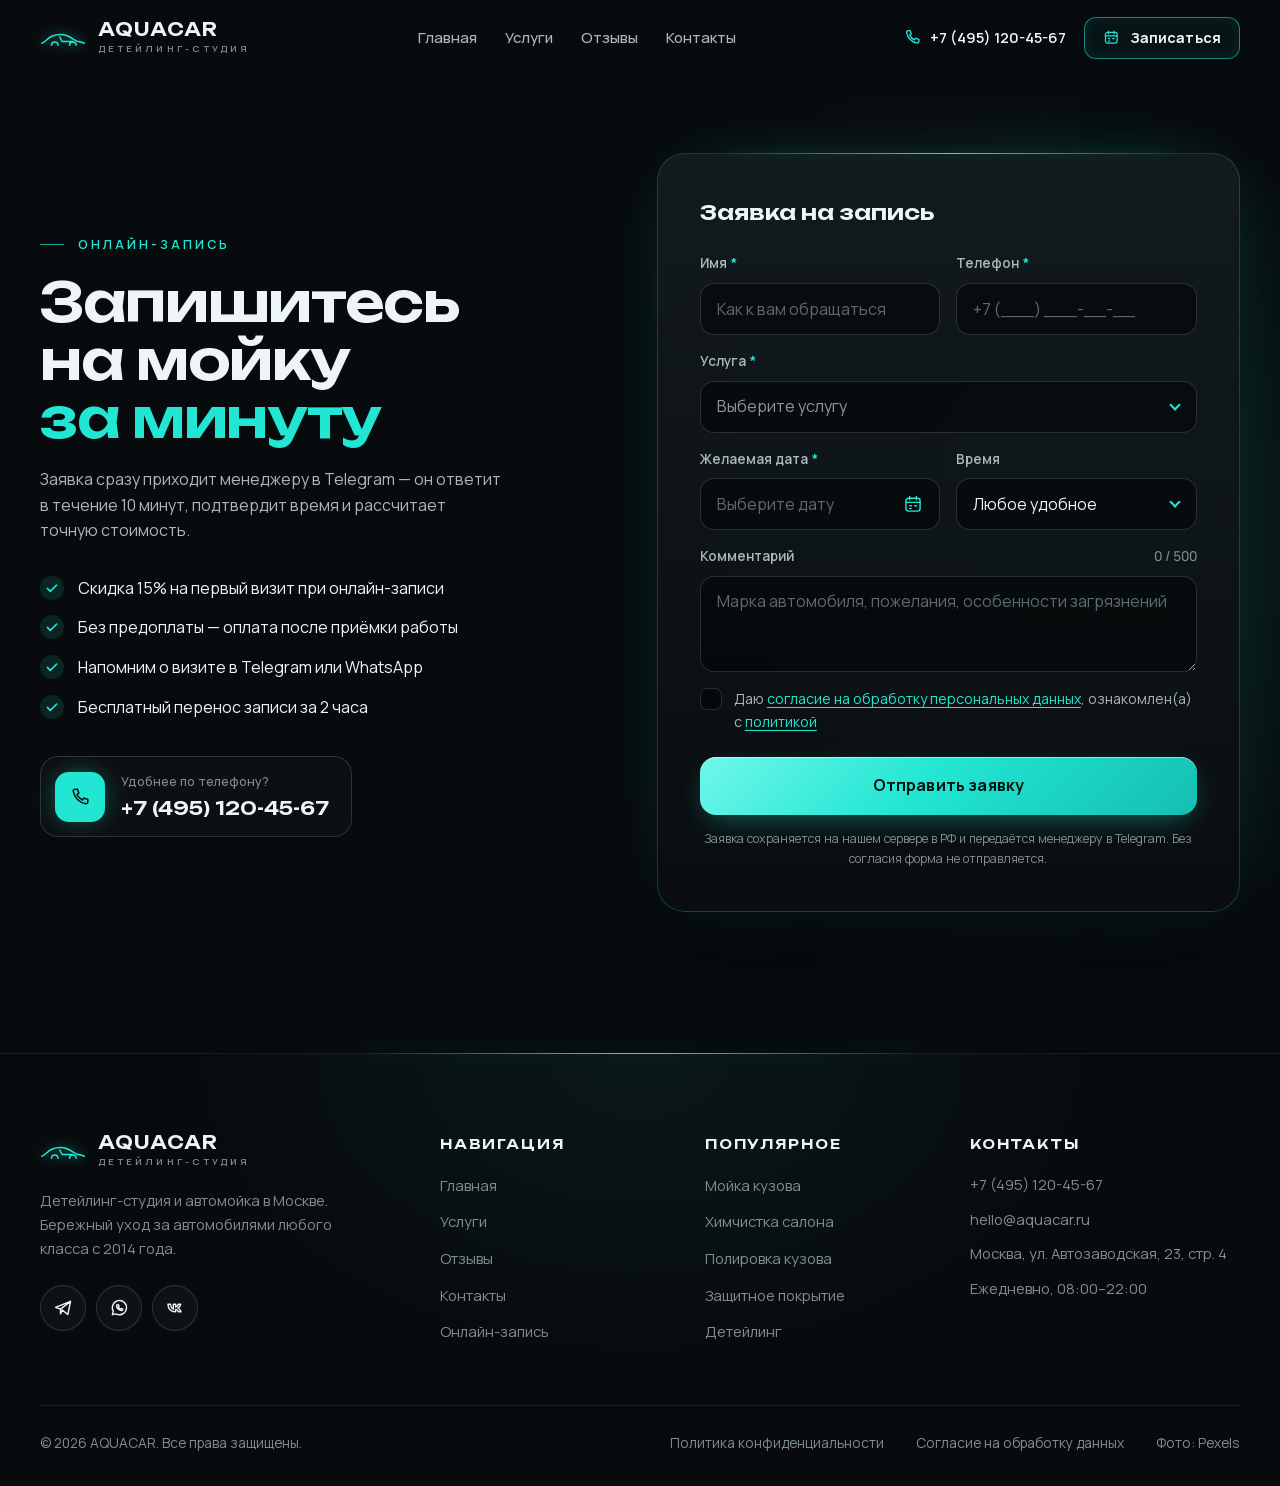
<file: booking.html>
<!doctype html>
<html lang="ru" class="no-js">
<head>
  <meta charset="utf-8">
  <meta name="viewport" content="width=device-width, initial-scale=1, viewport-fit=cover">
  <title>Онлайн-запись на мойку — AQUACAR</title>
  <meta name="description" content="Запишитесь на мойку и детейлинг онлайн: выберите услугу, дату и время — менеджер подтвердит запись в Telegram.">
  <meta name="theme-color" content="#050708">
  <meta name="color-scheme" content="dark">
  <link rel="canonical" href="https://aquacar.ru/booking.html">
  <meta property="og:type" content="website">
  <meta property="og:locale" content="ru_RU">
  <meta property="og:site_name" content="AQUACAR">
  <meta property="og:title" content="Онлайн-запись на мойку — AQUACAR">
  <meta property="og:description" content="Запишитесь на мойку и детейлинг онлайн: выберите услугу, дату и время — менеджер подтвердит запись в Telegram.">
  <meta property="og:url" content="https://aquacar.ru/booking.html">
  <meta property="og:image" content="https://aquacar.ru/assets/img/og-image.png">
  <meta property="og:image:width" content="1200">
  <meta property="og:image:height" content="630">
  <meta name="twitter:card" content="summary_large_image">
  <link rel="icon" href="assets/img/favicon.svg" type="image/svg+xml">
  <link rel="icon" href="assets/img/favicon-32.png" sizes="32x32" type="image/png">
  <link rel="apple-touch-icon" href="assets/img/apple-touch-icon.png">
  <link rel="manifest" href="site.webmanifest">
  <link rel="preload" href="assets/fonts/unbounded-cyrillic-2.woff2" as="font" type="font/woff2" crossorigin>
  <link rel="stylesheet" href="assets/css/fonts.css?v=2.4.0">
  <link rel="stylesheet" href="assets/css/base.css?v=2.4.0">
  <link rel="stylesheet" href="assets/css/layout.css?v=2.4.0">
  <link rel="stylesheet" href="assets/css/hero.css?v=2.4.0">
  <link rel="stylesheet" href="assets/css/sections.css?v=2.4.0">
  <script>document.documentElement.classList.replace('no-js', 'js');</script>
</head>
<body data-page="booking">
  <main id="main">
    <!-- Запись -->
    <section class="section booking booking--page" id="booking" aria-labelledby="booking-title">
      <div class="container booking__grid">
        <div class="booking__intro">
          <p class="eyebrow" data-reveal><span class="eyebrow__line" aria-hidden="true"></span>Онлайн-запись</p>
          <h1 class="section-title page-title" id="booking-title" data-reveal style="--d:80ms">Запишитесь на мойку <span class="text-accent">за минуту</span></h1>
          <p class="section-lead" data-reveal style="--d:140ms">Заявка сразу приходит менеджеру в Telegram — он ответит в течение 10 минут, подтвердит время и рассчитает точную стоимость.</p>
          <ul class="perks" data-reveal style="--d:200ms">
            <li><svg class="icon" aria-hidden="true"><use href="#i-check"/></svg>Скидка 15% на первый визит при онлайн-записи</li>
            <li><svg class="icon" aria-hidden="true"><use href="#i-check"/></svg>Без предоплаты — оплата после приёмки работы</li>
            <li><svg class="icon" aria-hidden="true"><use href="#i-check"/></svg>Напомним о визите в Telegram или WhatsApp</li>
            <li><svg class="icon" aria-hidden="true"><use href="#i-check"/></svg>Бесплатный перенос записи за 2 часа</li>
          </ul>
          <a class="booking__call" href="tel:+74951204567" data-c-href="tel" data-reveal style="--d:260ms">
            <span class="booking__call-icon" aria-hidden="true"><svg class="icon"><use href="#i-phone"/></svg></span>
            <span><small>Удобнее по телефону?</small><span data-c="phone">+7 (495) 120-45-67</span></span>
          </a>
        </div>

        <div class="booking__card" data-reveal="scale" style="--d:120ms">
          <form class="form" novalidate data-booking-form aria-describedby="form-status">
            <h3 class="form__title">Заявка на запись</h3>
            <div class="form__grid">
              <div class="field" data-field="name">
                <label class="field__label" for="f-name">Имя <span aria-hidden="true">*</span></label>
                <input class="field__input" id="f-name" name="name" type="text" autocomplete="given-name" placeholder="Как к вам обращаться" maxlength="50" required aria-describedby="f-name-error">
                <p class="field__error" id="f-name-error" role="alert"></p>
              </div>
              <div class="field" data-field="phone">
                <label class="field__label" for="f-phone">Телефон <span aria-hidden="true">*</span></label>
                <input class="field__input" id="f-phone" name="phone" type="tel" inputmode="tel" autocomplete="tel" placeholder="+7 (___) ___-__-__" required aria-describedby="f-phone-error">
                <p class="field__error" id="f-phone-error" role="alert"></p>
              </div>
              <div class="field field--full" data-field="service">
                <label class="field__label" for="f-service">Услуга <span aria-hidden="true">*</span></label>
                <div class="field__select">
                  <select class="field__input" id="f-service" name="service" required aria-describedby="f-service-error" data-service-select>
                    <option value="" disabled selected>Выберите услугу</option>
                  </select>
                </div>
                <p class="field__error" id="f-service-error" role="alert"></p>
              </div>
              <div class="field" data-field="date">
                <label class="field__label" for="f-date">Желаемая дата <span aria-hidden="true">*</span></label>
                <div class="datepicker" data-datepicker>
                  <button class="field__input datepicker__trigger" id="f-date" type="button" aria-haspopup="dialog" aria-expanded="false" aria-describedby="f-date-error" data-date-trigger>
                    <span class="datepicker__value is-empty" data-date-label>Выберите дату</span>
                    <svg class="icon" aria-hidden="true"><use href="#i-calendar"/></svg>
                  </button>
                  <input type="hidden" name="date" required data-date-value>
                  <div class="datepicker__pop" role="dialog" aria-label="Выбор даты" hidden data-date-pop></div>
                </div>
                <p class="field__error" id="f-date-error" role="alert"></p>
              </div>
              <div class="field" data-field="time">
                <label class="field__label" for="f-time">Время</label>
                <div class="field__select">
                  <select class="field__input" id="f-time" name="time" aria-describedby="f-time-error" data-time-select>
                    <option value="">Любое удобное</option>
                  </select>
                </div>
                <p class="field__error" id="f-time-error" role="alert"></p>
              </div>
              <div class="field field--full" data-field="comment">
                <label class="field__label" for="f-comment">Комментарий <span class="field__counter" data-comment-counter>0 / 500</span></label>
                <textarea class="field__input" id="f-comment" name="comment" rows="3" maxlength="500" placeholder="Марка автомобиля, пожелания, особенности загрязнений" aria-describedby="f-comment-error"></textarea>
                <p class="field__error" id="f-comment-error" role="alert"></p>
              </div>
              <div class="field field--full field--check" data-field="consent">
                <label class="check">
                  <input type="checkbox" name="consent" required aria-describedby="f-consent-error">
                  <span class="check__box" aria-hidden="true"><svg class="icon"><use href="#i-check"/></svg></span>
                  <span class="check__text">Даю <a href="consent.html" target="_blank" rel="noopener">согласие на обработку персональных данных</a>, ознакомлен(а) с <a href="privacy.html" target="_blank" rel="noopener">политикой</a></span>
                </label>
                <p class="field__error" id="f-consent-error" role="alert"></p>
              </div>
              <!-- honeypot для ботов -->
              <div class="form__hp" aria-hidden="true">
                <label for="f-company">Компания</label>
                <input id="f-company" name="company" type="text" tabindex="-1" autocomplete="off">
              </div>
            </div>
            <button class="btn btn--primary btn--lg btn--block form__submit" type="submit" data-submit>
              <span class="btn__label">Отправить заявку</span>
              <span class="btn__spinner" aria-hidden="true"></span>
            </button>
            <p class="form__status" id="form-status" role="status" aria-live="polite" data-form-status></p>
            <p class="form__note">Заявка сохраняется на нашем сервере в РФ и передаётся менеджеру в Telegram. Без согласия форма не отправляется.</p>
          </form>

          <div class="form-success" hidden tabindex="-1" data-booking-success>
            <div class="form-success__icon" aria-hidden="true"><svg viewBox="0 0 52 52"><circle cx="26" cy="26" r="24"/><path d="M15 27l7.5 7.5L38 19"/></svg></div>
            <h3 class="form-success__title">Заявка принята!</h3>
            <p class="form-success__text" data-success-text>Администратор перезвонит в течение 10 минут, чтобы подтвердить запись.</p>
            <dl class="form-success__summary" data-success-summary></dl>
            <div class="form-success__actions">
              <a class="btn btn--tg" href="https://t.me/aquacar_manager" target="_blank" rel="noopener" data-c-href="manager" data-success-tg><svg class="icon" aria-hidden="true"><use href="#i-telegram"/></svg><span>Написать менеджеру в Telegram</span></a>
              <button class="btn btn--ghost" type="button" data-booking-reset>Новая заявка</button>
            </div>
          </div>
        </div>
      </div>
    </section>

  </main>

  <noscript><nav class="noscript-nav"><a href="index.html">Главная</a> · <a href="catalog.html">Услуги</a> · <a href="reviews.html">Отзывы</a> · <a href="booking.html">Запись</a> · <a href="contacts.html">Контакты</a></nav></noscript>

  <script src="assets/js/layout.js?v=2.4.0"></script>
  <script src="assets/js/config.js?v=2.4.0" defer></script>
  <script src="assets/js/utils.js?v=2.4.0" defer></script>
  <script src="assets/js/data/services.js?v=2.4.0" defer></script>
  <script src="assets/js/data/reviews.js?v=2.4.0" defer></script>
  <script src="assets/js/content.js?v=2.4.0" defer></script>
  <script src="assets/js/services/booking-api.js?v=2.4.0" defer></script>
  <script src="assets/js/components/reveal.js?v=2.4.0" defer></script>
  <script src="assets/js/components/header.js?v=2.4.0" defer></script>
  <script src="assets/js/components/hero.js?v=2.4.0" defer></script>
  <script src="assets/js/components/catalog.js?v=2.4.0" defer></script>
  <script src="assets/js/components/modal.js?v=2.4.0" defer></script>
  <script src="assets/js/components/reviews.js?v=2.4.0" defer></script>
  <script src="assets/js/components/datepicker.js?v=2.4.0" defer></script>
  <script src="assets/js/components/booking-form.js?v=2.4.0" defer></script>
  <script src="assets/js/components/misc.js?v=2.4.0" defer></script>
  <script src="assets/js/components/cursor.js?v=2.7.0" defer></script>
  <script src="assets/js/main.js?v=2.4.0" defer></script>
</body>
</html>
</file>
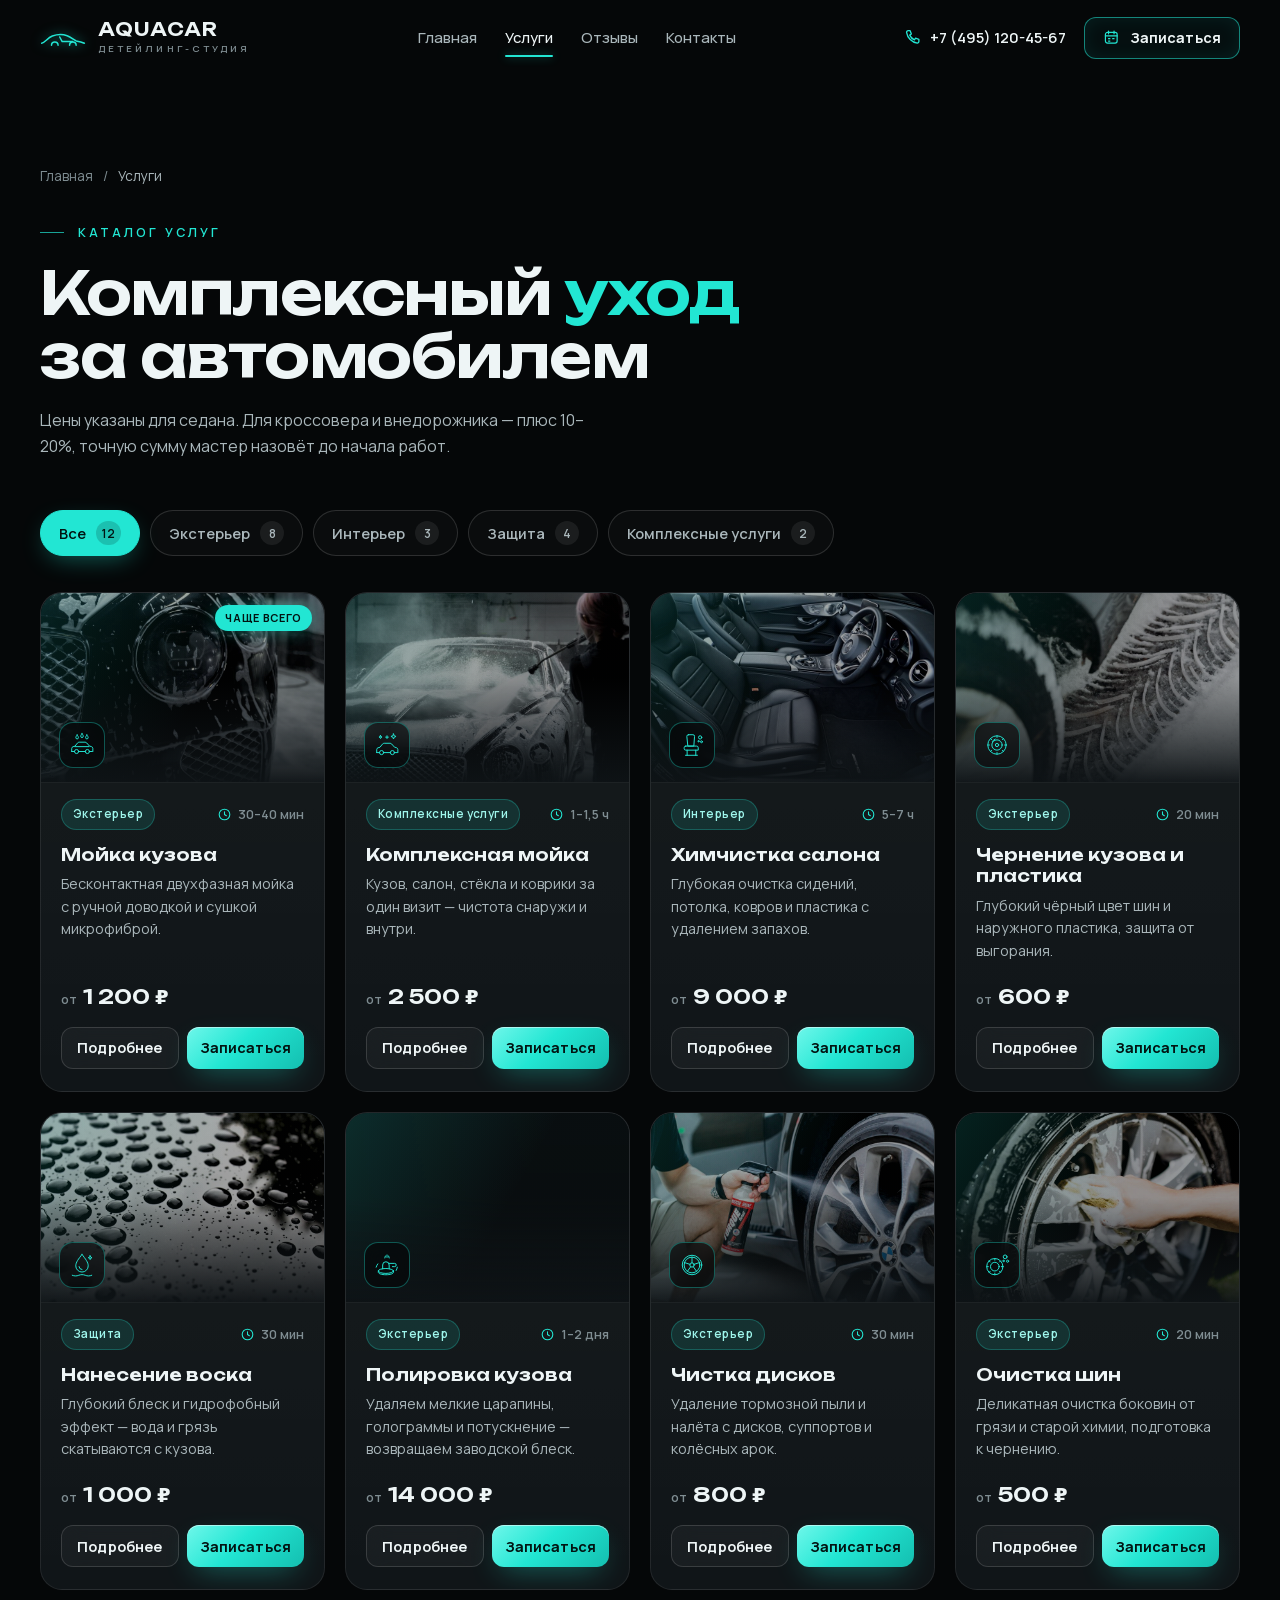
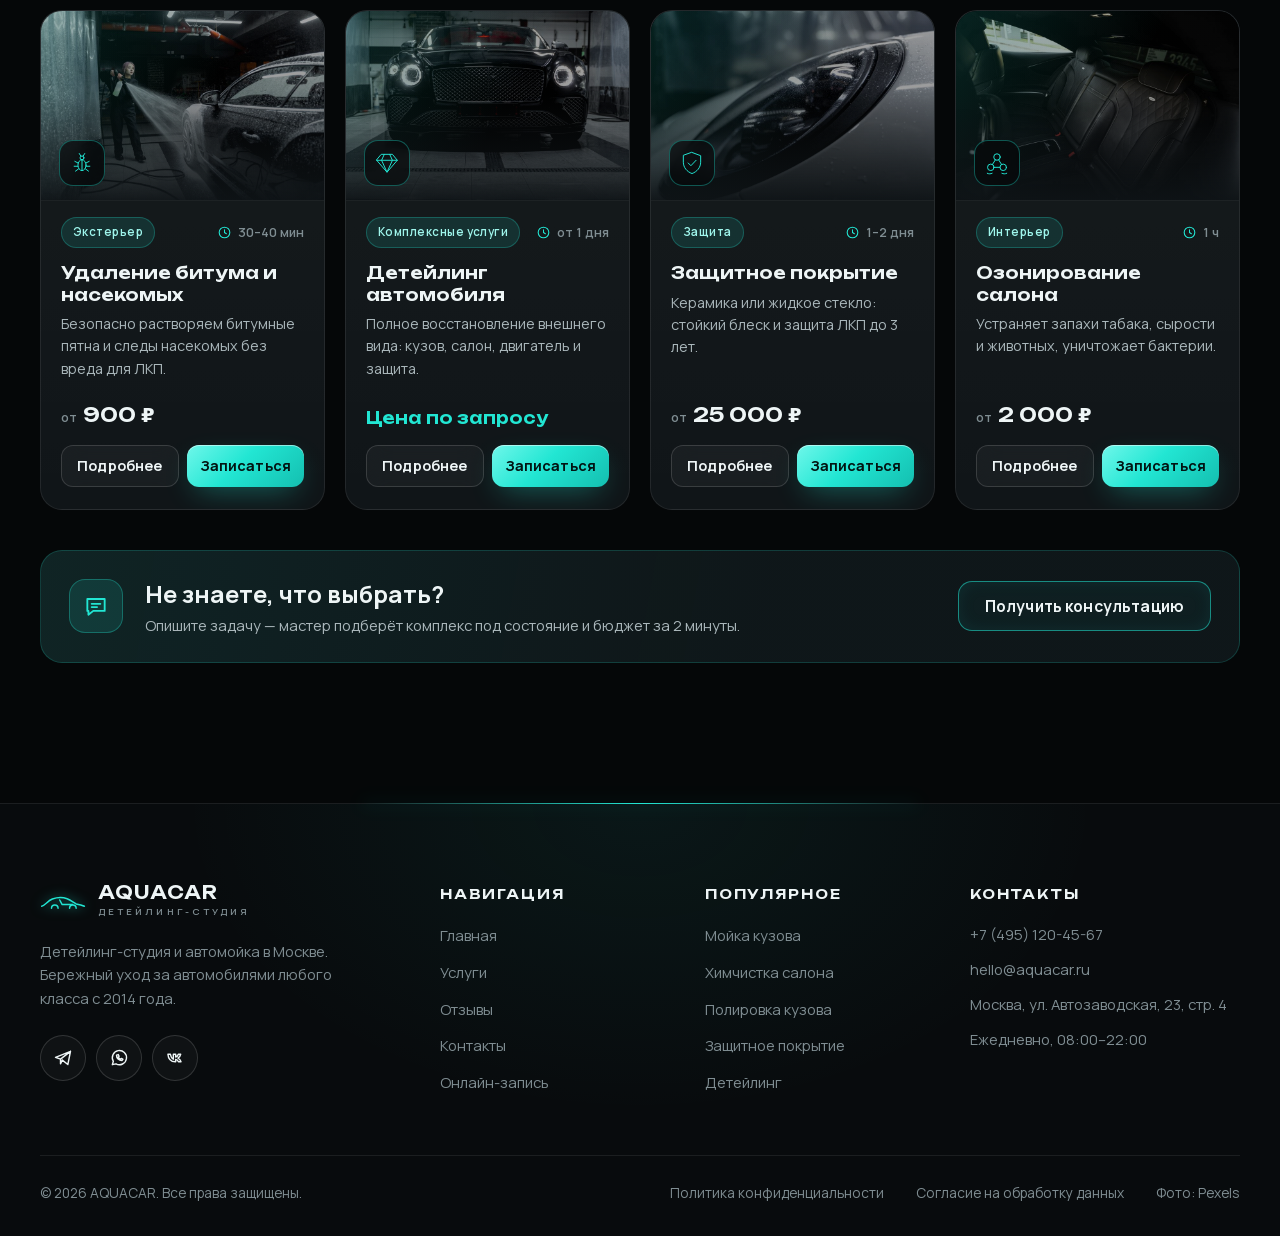
<file: catalog.html>
<!doctype html>
<html lang="ru" class="no-js">
<head>
  <meta charset="utf-8">
  <meta name="viewport" content="width=device-width, initial-scale=1, viewport-fit=cover">
  <title>Услуги и цены — AQUACAR, автомойка и детейлинг в Москве</title>
  <meta name="description" content="Каталог услуг AQUACAR: мойка кузова, комплексная мойка, химчистка салона, полировка, воск, керамика, чистка дисков, озонирование. Цены и длительность.">
  <meta name="theme-color" content="#050708">
  <meta name="color-scheme" content="dark">
  <link rel="canonical" href="https://aquacar.ru/catalog.html">
  <meta property="og:type" content="website">
  <meta property="og:locale" content="ru_RU">
  <meta property="og:site_name" content="AQUACAR">
  <meta property="og:title" content="Услуги и цены — AQUACAR, автомойка и детейлинг в Москве">
  <meta property="og:description" content="Каталог услуг AQUACAR: мойка кузова, комплексная мойка, химчистка салона, полировка, воск, керамика, чистка дисков, озонирование. Цены и длительность.">
  <meta property="og:url" content="https://aquacar.ru/catalog.html">
  <meta property="og:image" content="https://aquacar.ru/assets/img/og-image.png">
  <meta property="og:image:width" content="1200">
  <meta property="og:image:height" content="630">
  <meta name="twitter:card" content="summary_large_image">
  <link rel="icon" href="assets/img/favicon.svg" type="image/svg+xml">
  <link rel="icon" href="assets/img/favicon-32.png" sizes="32x32" type="image/png">
  <link rel="apple-touch-icon" href="assets/img/apple-touch-icon.png">
  <link rel="manifest" href="site.webmanifest">
  <link rel="preload" href="assets/fonts/unbounded-cyrillic-2.woff2" as="font" type="font/woff2" crossorigin>
  <link rel="stylesheet" href="assets/css/fonts.css?v=2.4.0">
  <link rel="stylesheet" href="assets/css/base.css?v=2.4.0">
  <link rel="stylesheet" href="assets/css/layout.css?v=2.4.0">
  <link rel="stylesheet" href="assets/css/hero.css?v=2.4.0">
  <link rel="stylesheet" href="assets/css/sections.css?v=2.4.0">
  <script>document.documentElement.classList.replace('no-js', 'js');</script>
</head>
<body data-page="catalog">
  <main id="main">
    <section class="page-head">
      <div class="page-head__glow" aria-hidden="true"></div>
      <div class="container">
        <nav class="crumbs" aria-label="Хлебные крошки"><a href="index.html">Главная</a><span aria-hidden="true">/</span><span aria-current="page">Услуги</span></nav>
        <p class="eyebrow" data-reveal><span class="eyebrow__line" aria-hidden="true"></span>Каталог услуг</p>
        <h1 class="page-title" data-reveal style="--d:80ms">Комплексный <span class="text-accent">уход</span> за&nbsp;автомобилем</h1>
        <p class="section-lead" data-reveal style="--d:160ms">Цены указаны для седана. Для кроссовера и внедорожника — плюс 10–20%, точную сумму мастер назовёт до начала работ.</p>
      </div>
    </section>

    <section class="section section--flush catalog" data-catalog aria-label="Список услуг">
      <div class="container">
        <div class="filters" role="group" aria-label="Фильтр услуг по категориям" data-filters data-reveal style="--d:200ms">
          <button class="filter is-active" type="button" data-filter="all" aria-pressed="true">Все <span class="filter__count" data-count="all"></span></button>
          <button class="filter" type="button" data-filter="exterior" aria-pressed="false">Экстерьер <span class="filter__count" data-count="exterior"></span></button>
          <button class="filter" type="button" data-filter="interior" aria-pressed="false">Интерьер <span class="filter__count" data-count="interior"></span></button>
          <button class="filter" type="button" data-filter="protection" aria-pressed="false">Защита <span class="filter__count" data-count="protection"></span></button>
          <button class="filter" type="button" data-filter="complex" aria-pressed="false">Комплексные услуги <span class="filter__count" data-count="complex"></span></button>
        </div>
        <p class="visually-hidden" aria-live="polite" data-filter-status></p>
        <div class="catalog__grid" data-catalog-grid></div>

        <div class="catalog__cta" data-reveal>
          <div class="catalog__cta-icon" aria-hidden="true"><svg class="icon" aria-hidden="true"><use href="#i-chat"/></svg></div>
          <div class="catalog__cta-text">
            <h2>Не знаете, что выбрать?</h2>
            <p>Опишите задачу — мастер подберёт комплекс под состояние и бюджет за&nbsp;2&nbsp;минуты.</p>
          </div>
          <a class="btn btn--outline" href="booking.html?service=consult">Получить консультацию</a>
        </div>
      </div>
    </section>
  </main>

  <noscript><nav class="noscript-nav"><a href="index.html">Главная</a> · <a href="catalog.html">Услуги</a> · <a href="reviews.html">Отзывы</a> · <a href="booking.html">Запись</a> · <a href="contacts.html">Контакты</a></nav></noscript>

  <script src="assets/js/layout.js?v=2.4.0"></script>
  <script src="assets/js/config.js?v=2.4.0" defer></script>
  <script src="assets/js/utils.js?v=2.4.0" defer></script>
  <script src="assets/js/data/services.js?v=2.4.0" defer></script>
  <script src="assets/js/data/reviews.js?v=2.4.0" defer></script>
  <script src="assets/js/content.js?v=2.4.0" defer></script>
  <script src="assets/js/services/booking-api.js?v=2.4.0" defer></script>
  <script src="assets/js/components/reveal.js?v=2.4.0" defer></script>
  <script src="assets/js/components/header.js?v=2.4.0" defer></script>
  <script src="assets/js/components/hero.js?v=2.4.0" defer></script>
  <script src="assets/js/components/catalog.js?v=2.4.0" defer></script>
  <script src="assets/js/components/modal.js?v=2.4.0" defer></script>
  <script src="assets/js/components/reviews.js?v=2.4.0" defer></script>
  <script src="assets/js/components/datepicker.js?v=2.4.0" defer></script>
  <script src="assets/js/components/booking-form.js?v=2.4.0" defer></script>
  <script src="assets/js/components/misc.js?v=2.4.0" defer></script>
  <script src="assets/js/components/cursor.js?v=2.7.0" defer></script>
  <script src="assets/js/main.js?v=2.4.0" defer></script>
</body>
</html>
</file>
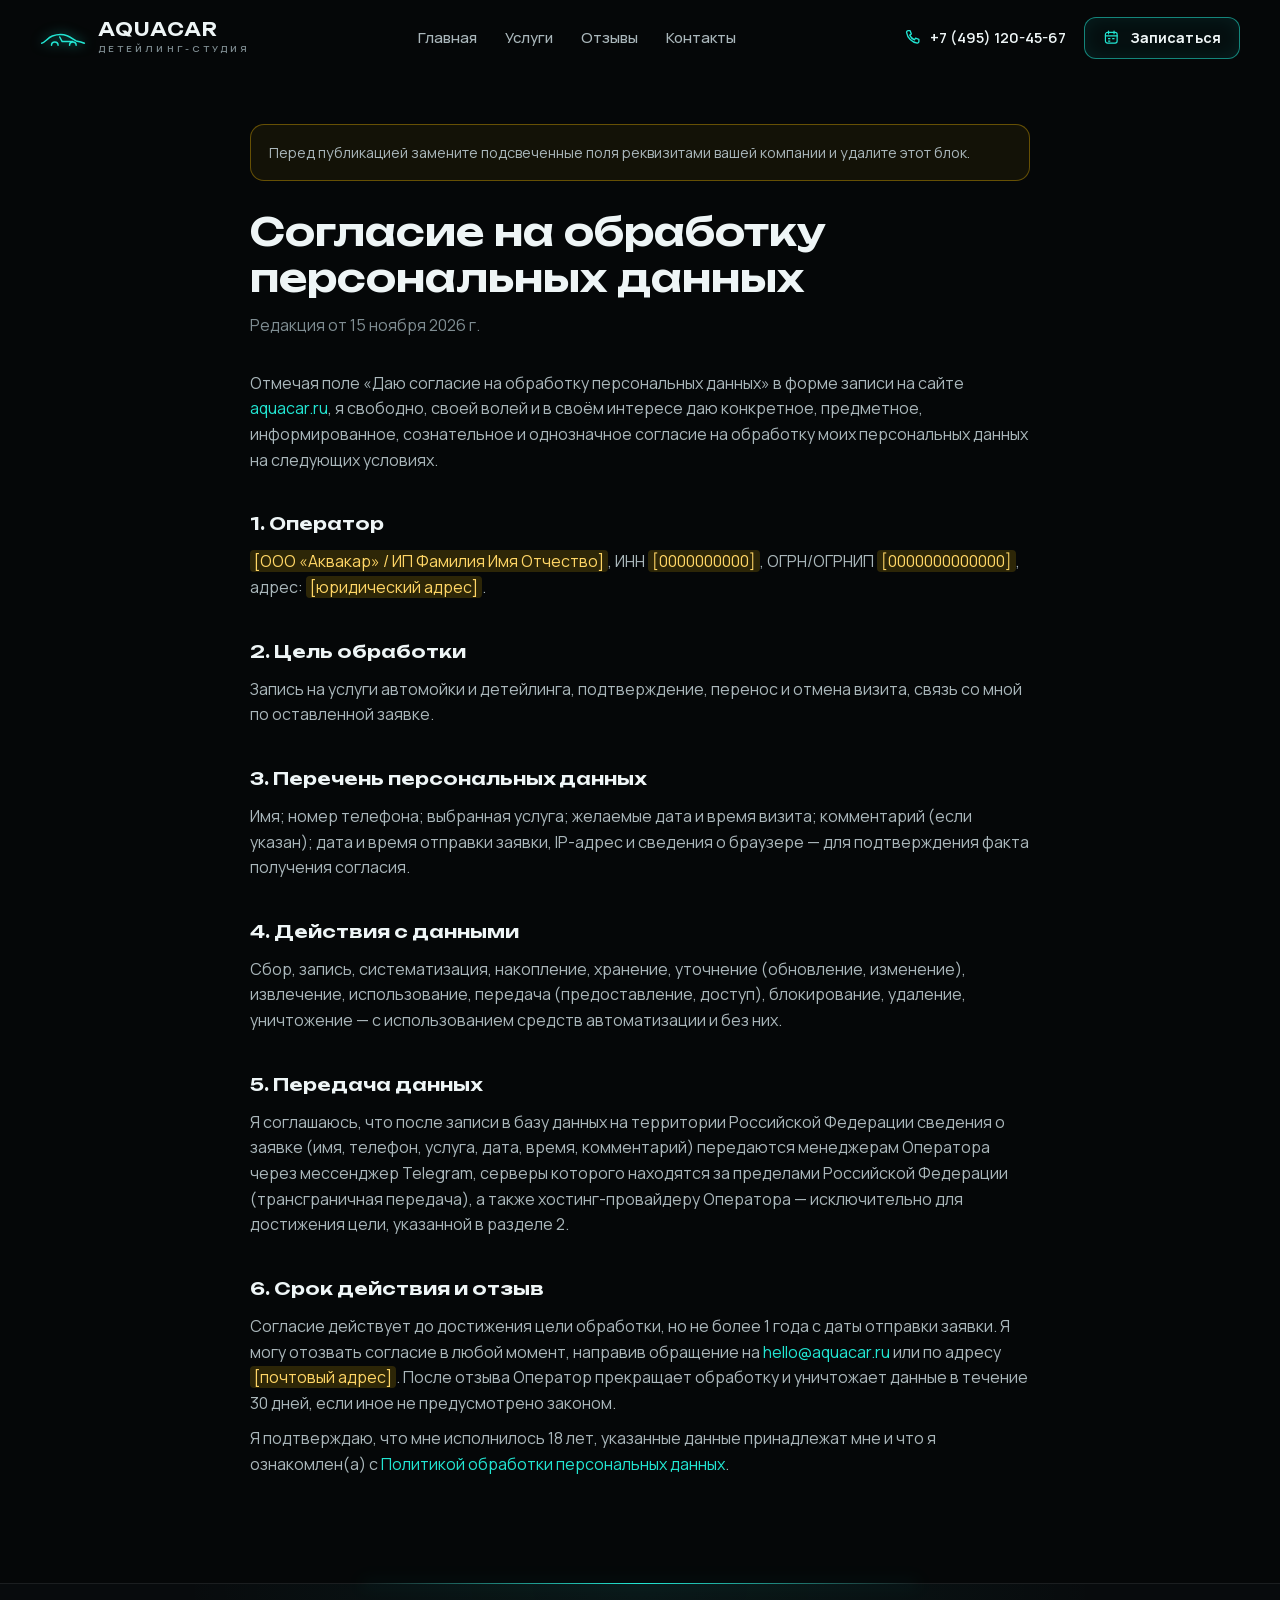
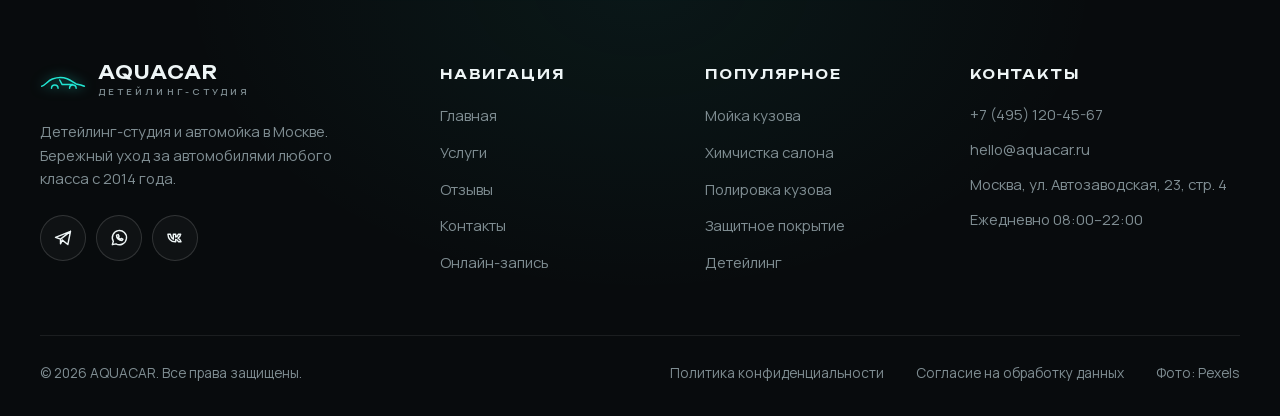
<file: consent.html>
<!doctype html>
<html lang="ru" class="no-js">
<head>
  <meta charset="utf-8">
  <meta name="viewport" content="width=device-width, initial-scale=1">
  <title>Согласие на обработку персональных данных — AQUACAR</title>
  <meta name="description" content="Согласие на обработку персональных данных при записи через сайт AQUACAR.">
  <meta name="robots" content="noindex, follow">
  <meta name="theme-color" content="#050708">
  <link rel="icon" href="assets/img/favicon.svg" type="image/svg+xml">
  <link rel="preload" href="assets/fonts/unbounded-cyrillic-2.woff2" as="font" type="font/woff2" crossorigin>
  <link rel="stylesheet" href="assets/css/fonts.css?v=2.4.0">
  <link rel="stylesheet" href="assets/css/base.css?v=2.4.0">
  <link rel="stylesheet" href="assets/css/layout.css?v=2.4.0">
  <script>document.documentElement.classList.replace('no-js', 'js');</script>
  <style>
    .doc { max-width: 860px; margin: 0 auto; padding: calc(var(--header-h) + 48px) var(--gutter) 96px; }
    .doc h1 { font-family: var(--font-display); font-weight: 600; font-size: clamp(1.6rem, 4vw, 2.4rem); line-height: 1.2; margin-bottom: 12px; }
    .doc .muted { color: var(--text-3); margin-bottom: 32px; }
    .doc h2 { font-family: var(--font-display); font-weight: 600; font-size: 1.1rem; margin: 36px 0 12px; }
    .doc p, .doc li { color: var(--text-2); margin-bottom: 10px; }
    .doc ul, .doc ol { list-style: disc; padding-left: 22px; margin-bottom: 10px; }
    .doc ol { list-style: decimal; }
    .doc a { color: var(--accent); }
    .doc table { width: 100%; border-collapse: collapse; margin: 8px 0 16px; font-size: .92rem; }
    .doc th, .doc td { text-align: left; vertical-align: top; padding: 10px 12px; border: 1px solid var(--line-2); color: var(--text-2); }
    .doc th { color: var(--text); background: rgba(255,255,255,.03); }
    .doc .table-wrap { overflow-x: auto; }
    .fill { background: rgba(255, 196, 0, .16); color: #ffd666; padding: 0 4px; border-radius: 4px; }
    .doc .note { padding: 16px 18px; border-radius: 14px; border: 1px solid rgba(255,196,0,.35); background: rgba(255,196,0,.06); color: var(--text-2); margin-bottom: 28px; font-size: .9rem; }
  </style>
</head>
<body data-page="privacy">
  <main class="doc" id="main">
    <div class="note" data-dev-note>Перед публикацией замените подсвеченные поля реквизитами вашей компании и удалите этот блок.</div>
    <h1>Согласие на обработку персональных данных</h1>
    <p class="muted">Редакция от 15 ноября 2026 г.</p>

    <p>Отмечая поле «Даю согласие на обработку персональных данных» в форме записи на сайте <a href="https://aquacar.ru/">aquacar.ru</a>, я свободно, своей волей и в своём интересе даю конкретное, предметное, информированное, сознательное и однозначное согласие на обработку моих персональных данных на следующих условиях.</p>

    <h2>1. Оператор</h2>
    <p><span class="fill">[ООО «Аквакар» / ИП Фамилия Имя Отчество]</span>, ИНН <span class="fill">[0000000000]</span>, ОГРН/ОГРНИП <span class="fill">[0000000000000]</span>, адрес: <span class="fill">[юридический адрес]</span>.</p>

    <h2>2. Цель обработки</h2>
    <p>Запись на услуги автомойки и детейлинга, подтверждение, перенос и отмена визита, связь со мной по оставленной заявке.</p>

    <h2>3. Перечень персональных данных</h2>
    <p>Имя; номер телефона; выбранная услуга; желаемые дата и время визита; комментарий (если указан); дата и время отправки заявки, IP-адрес и сведения о браузере — для подтверждения факта получения согласия.</p>

    <h2>4. Действия с данными</h2>
    <p>Сбор, запись, систематизация, накопление, хранение, уточнение (обновление, изменение), извлечение, использование, передача (предоставление, доступ), блокирование, удаление, уничтожение — с использованием средств автоматизации и без них.</p>

    <h2>5. Передача данных</h2>
    <p>Я соглашаюсь, что после записи в базу данных на территории Российской Федерации сведения о заявке (имя, телефон, услуга, дата, время, комментарий) передаются менеджерам Оператора через мессенджер Telegram, серверы которого находятся за пределами Российской Федерации (трансграничная передача), а также хостинг-провайдеру Оператора — исключительно для достижения цели, указанной в разделе 2.</p>

    <h2>6. Срок действия и отзыв</h2>
    <p>Согласие действует до достижения цели обработки, но не более 1 года с даты отправки заявки. Я могу отозвать согласие в любой момент, направив обращение на <a href="mailto:hello@aquacar.ru">hello@aquacar.ru</a> или по адресу <span class="fill">[почтовый адрес]</span>. После отзыва Оператор прекращает обработку и уничтожает данные в течение 30 дней, если иное не предусмотрено законом.</p>

    <p>Я подтверждаю, что мне исполнилось 18 лет, указанные данные принадлежат мне и что я ознакомлен(а) с <a href="privacy.html">Политикой обработки персональных данных</a>.</p>
  </main>
  <script src="assets/js/layout.js?v=2.4.0"></script>
  <script src="assets/js/config.js?v=2.4.0" defer></script>
  <script src="assets/js/utils.js?v=2.4.0" defer></script>
  <script src="assets/js/components/cursor.js?v=2.7.0" defer></script>
  <script src="assets/js/components/header.js?v=2.4.0" defer></script>
  <script>document.addEventListener('DOMContentLoaded', () => { AQ.components.header.init(); AQ.components.cursor.init(); });</script>
</body>
</html>
</file>
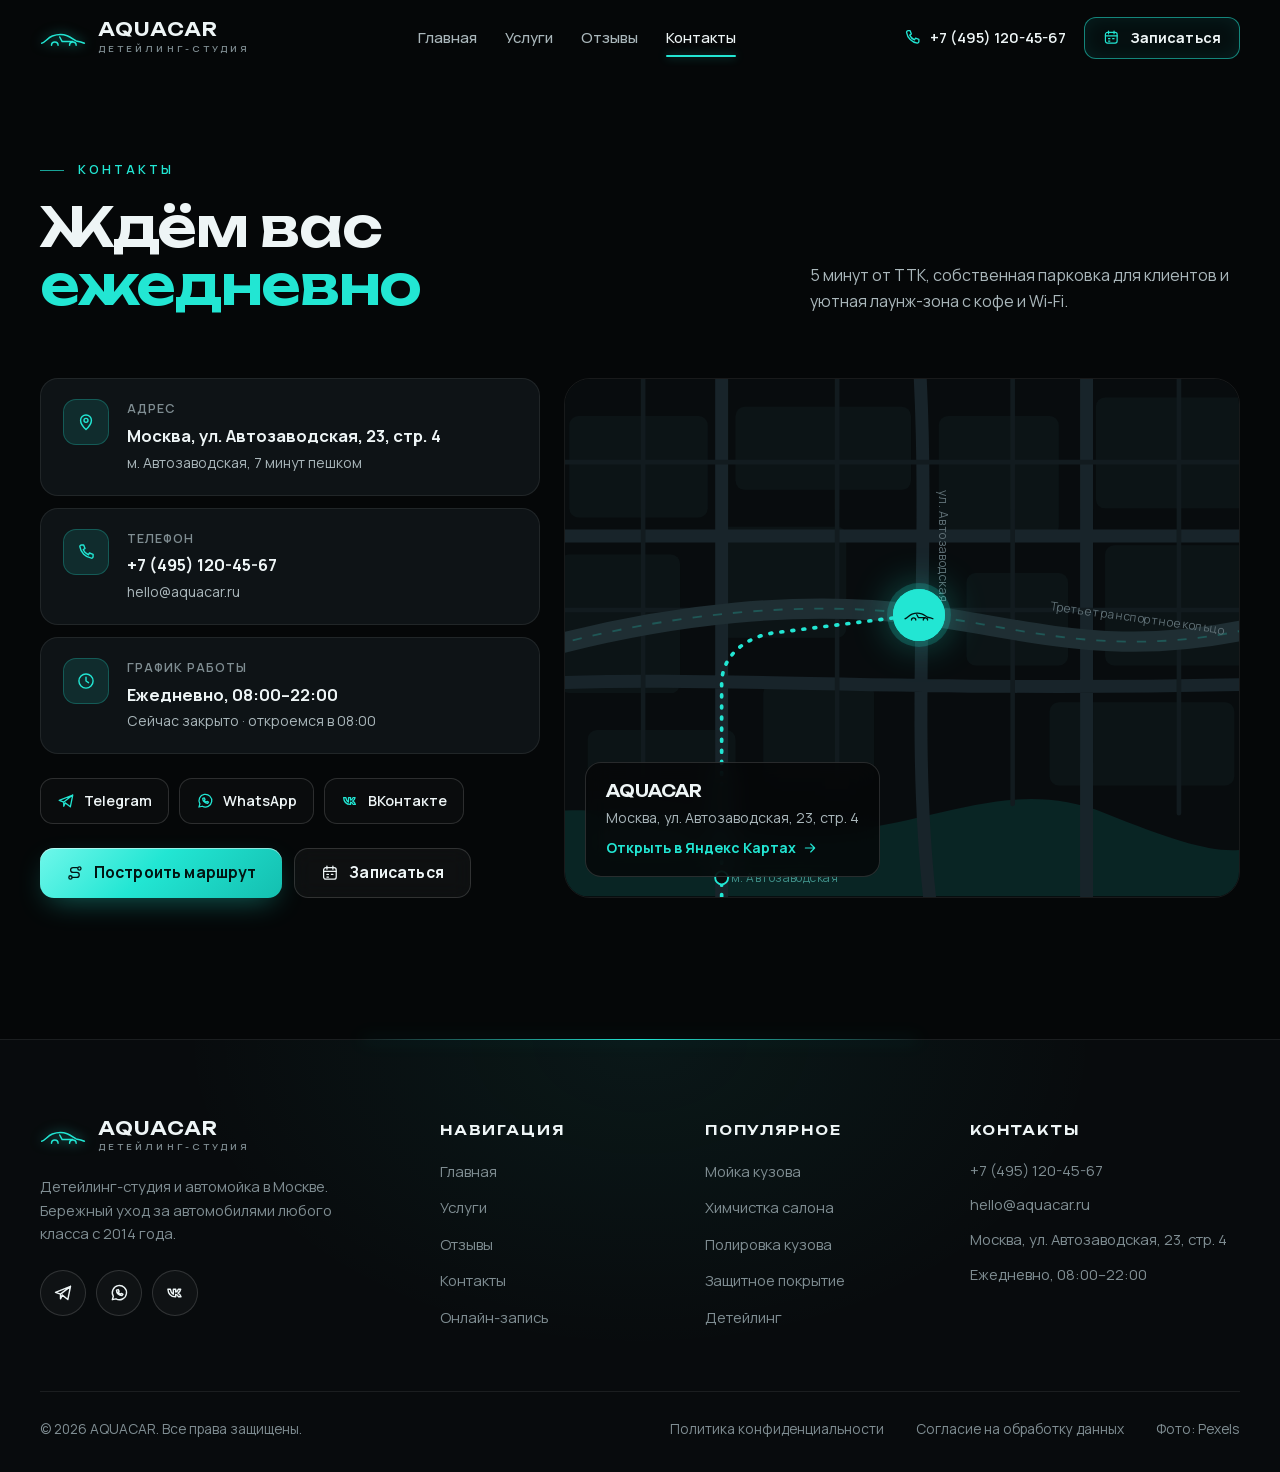
<file: contacts.html>
<!doctype html>
<html lang="ru" class="no-js">
<head>
  <meta charset="utf-8">
  <meta name="viewport" content="width=device-width, initial-scale=1, viewport-fit=cover">
  <title>Контакты и как добраться — AQUACAR</title>
  <meta name="description" content="Адрес, телефон и график работы детейлинг-студии AQUACAR в Москве. Построить маршрут, написать в Telegram или WhatsApp.">
  <meta name="theme-color" content="#050708">
  <meta name="color-scheme" content="dark">
  <link rel="canonical" href="https://aquacar.ru/contacts.html">
  <meta property="og:type" content="website">
  <meta property="og:locale" content="ru_RU">
  <meta property="og:site_name" content="AQUACAR">
  <meta property="og:title" content="Контакты и как добраться — AQUACAR">
  <meta property="og:description" content="Адрес, телефон и график работы детейлинг-студии AQUACAR в Москве. Построить маршрут, написать в Telegram или WhatsApp.">
  <meta property="og:url" content="https://aquacar.ru/contacts.html">
  <meta property="og:image" content="https://aquacar.ru/assets/img/og-image.png">
  <meta property="og:image:width" content="1200">
  <meta property="og:image:height" content="630">
  <meta name="twitter:card" content="summary_large_image">
  <link rel="icon" href="assets/img/favicon.svg" type="image/svg+xml">
  <link rel="icon" href="assets/img/favicon-32.png" sizes="32x32" type="image/png">
  <link rel="apple-touch-icon" href="assets/img/apple-touch-icon.png">
  <link rel="manifest" href="site.webmanifest">
  <link rel="preload" href="assets/fonts/unbounded-cyrillic-2.woff2" as="font" type="font/woff2" crossorigin>
  <link rel="stylesheet" href="assets/css/fonts.css?v=2.4.0">
  <link rel="stylesheet" href="assets/css/base.css?v=2.4.0">
  <link rel="stylesheet" href="assets/css/layout.css?v=2.4.0">
  <link rel="stylesheet" href="assets/css/hero.css?v=2.4.0">
  <link rel="stylesheet" href="assets/css/sections.css?v=2.4.0">
  <script>document.documentElement.classList.replace('no-js', 'js');</script>
  <script type="application/ld+json">
  {"@context":"https://schema.org","@type":"AutoWash","name":"AQUACAR","url":"https://aquacar.ru/","image":"https://aquacar.ru/assets/img/og-image.png","telephone":"+7-495-120-45-67","email":"hello@aquacar.ru","priceRange":"₽₽","address":{"@type":"PostalAddress","streetAddress":"ул. Автозаводская, 23, стр. 4","addressLocality":"Москва","postalCode":"115280","addressCountry":"RU"},"geo":{"@type":"GeoCoordinates","latitude":55.7063,"longitude":37.6596},"openingHoursSpecification":[{"@type":"OpeningHoursSpecification","dayOfWeek":["Monday","Tuesday","Wednesday","Thursday","Friday","Saturday","Sunday"],"opens":"08:00","closes":"22:00"}]}
  </script>
</head>
<body data-page="contacts">
  <main id="main">
    <!-- Контакты -->
    <section class="section contacts contacts--page" id="contacts" aria-labelledby="contacts-title">
      <div class="container">
        <header class="section-head section-head--split">
          <div>
            <p class="eyebrow" data-reveal><span class="eyebrow__line" aria-hidden="true"></span>Контакты</p>
            <h1 class="section-title page-title" id="contacts-title" data-reveal style="--d:80ms">Ждём вас <span class="text-accent">ежедневно</span></h1>
          </div>
          <p class="section-lead" data-reveal style="--d:160ms">5 минут от ТТК, собственная парковка для клиентов и уютная лаунж-зона с кофе и Wi‑Fi.</p>
        </header>

        <div class="contacts__grid">
          <div class="contacts__info">
            <ul class="contact-list">
              <li class="contact-item" data-reveal>
                <span class="contact-item__icon" aria-hidden="true"><svg class="icon"><use href="#i-pin"/></svg></span>
                <div><span class="contact-item__label">Адрес</span><address class="contact-item__value" data-c="address">Москва, ул. Автозаводская, 23, стр. 4</address><span class="contact-item__hint" data-c="addressHint">м. Автозаводская, 7 минут пешком</span></div>
              </li>
              <li class="contact-item" data-reveal style="--d:60ms">
                <span class="contact-item__icon" aria-hidden="true"><svg class="icon"><use href="#i-phone"/></svg></span>
                <div><span class="contact-item__label">Телефон</span><a class="contact-item__value" href="tel:+74951204567" data-c-href="tel" data-c="phone">+7 (495) 120-45-67</a><a class="contact-item__hint" href="mailto:hello@aquacar.ru" data-c-href="mail" data-c="email">hello@aquacar.ru</a></div>
              </li>
              <li class="contact-item" data-reveal style="--d:120ms">
                <span class="contact-item__icon" aria-hidden="true"><svg class="icon"><use href="#i-clock"/></svg></span>
                <div><span class="contact-item__label">График работы</span><span class="contact-item__value" data-c="hours">Ежедневно, 08:00–22:00</span><span class="contact-item__hint" data-open-status>Без выходных и перерывов</span></div>
              </li>
            </ul>

            <div class="socials" data-reveal style="--d:180ms">
              <a class="social social--tg" data-c-href="telegram" href="https://t.me/aquacar_moscow" target="_blank" rel="noopener" aria-label="Написать в Telegram"><svg class="icon" aria-hidden="true"><use href="#i-telegram"/></svg>Telegram</a>
              <a class="social social--wa" data-c-href="whatsapp" href="https://wa.me/74951204567" target="_blank" rel="noopener" aria-label="Написать в WhatsApp"><svg class="icon" aria-hidden="true"><use href="#i-whatsapp"/></svg>WhatsApp</a>
              <a class="social social--vk" data-c-href="vk" href="https://vk.com/aquacar_moscow" target="_blank" rel="noopener" aria-label="Сообщество ВКонтакте"><svg class="icon" aria-hidden="true"><use href="#i-vk"/></svg>ВКонтакте</a>
            </div>

            <div class="contacts__actions" data-reveal style="--d:240ms">
              <a class="btn btn--primary" data-c-href="route" href="https://yandex.ru/maps/?rtext=~55.706300%2C37.659600&amp;rtt=auto" target="_blank" rel="noopener">
                <svg class="icon" aria-hidden="true"><use href="#i-route"/></svg>Построить маршрут
              </a>
              <a class="btn btn--ghost" href="booking.html"><svg class="icon" aria-hidden="true"><use href="#i-calendar"/></svg>Записаться</a>
            </div>
          </div>

          <a class="map" data-c-href="map" href="https://yandex.ru/maps/?pt=37.6596,55.7063&amp;z=16&amp;l=map" target="_blank" rel="noopener" aria-label="Открыть расположение AQUACAR на Яндекс Картах" data-reveal="scale">
            <svg class="map__svg" viewBox="0 0 800 560" preserveAspectRatio="xMidYMid slice" aria-hidden="true">
              <rect width="800" height="560" fill="#080c0e"/>
              <g fill="#0c1416">
                <rect x="40" y="40" width="150" height="110" rx="10"/><rect x="220" y="30" width="190" height="90" rx="10"/><rect x="440" y="40" width="130" height="130" rx="10"/>
                <rect x="610" y="20" width="170" height="120" rx="10"/><rect x="30" y="190" width="130" height="150" rx="10"/><rect x="200" y="160" width="140" height="120" rx="10"/>
                <rect x="470" y="210" width="110" height="100" rx="10"/><rect x="620" y="180" width="160" height="130" rx="10"/><rect x="60" y="380" width="160" height="140" rx="10"/>
                <rect x="250" y="330" width="120" height="110" rx="10"/><rect x="560" y="350" width="200" height="90" rx="10"/>
              </g>
              <path d="M0 470C120 455 220 500 330 490S520 430 620 470 760 520 800 500V560H0Z" fill="#0a2a28" opacity=".85"/>
              <g fill="none" stroke="#18242a" stroke-linecap="round">
                <path d="M0 170H800M0 330C200 320 400 340 800 330M205 0V560M420 0C430 200 410 380 430 560M600 0V560" stroke-width="14"/>
                <path d="M0 90H800M0 250H800M120 0V470M330 0V470M520 0V460M700 0V470" stroke-width="5" stroke="#121b1f"/>
              </g>
              <path d="M-20 300C150 250 300 240 420 255S640 310 820 260" fill="none" stroke="#1f2e33" stroke-width="22" stroke-linecap="round"/>
              <path d="M-20 300C150 250 300 240 420 255S640 310 820 260" fill="none" stroke="#22e6d3" stroke-opacity=".22" stroke-width="2" stroke-dasharray="10 12"/>
              <path d="M205 560V330C205 300 230 280 260 275L420 255" fill="none" stroke="#22e6d3" stroke-width="4" stroke-linecap="round" stroke-dasharray="2 10" class="map__route"/>
              <g font-family="Manrope, sans-serif" font-size="13" fill="#5f6f75" letter-spacing=".5">
                <text x="560" y="250" transform="rotate(8 560 250)">Третье транспортное кольцо</text>
                <text x="440" y="120" transform="rotate(90 440 120)">ул. Автозаводская</text>
                <text x="80" y="505" fill="#2c6b66">Москва-река</text>
                <text x="215" y="545" fill="#3f8f88">м. Автозаводская</text>
              </g>
              <circle cx="205" cy="540" r="7" fill="#080c0e" stroke="#22e6d3" stroke-width="2"/>
            </svg>
            <span class="map__pin" aria-hidden="true"><span class="map__pulse"></span><span class="map__dot"><svg class="icon"><use href="#logo-mark"/></svg></span></span>
            <span class="map__card">
              <strong>AQUACAR</strong>
              <span data-c="address">ул. Автозаводская, 23, стр. 4</span>
              <span class="map__open">Открыть в Яндекс Картах <svg class="icon" aria-hidden="true"><use href="#i-arrow"/></svg></span>
            </span>
          </a>
        </div>
      </div>
    </section>

  </main>

  <noscript><nav class="noscript-nav"><a href="index.html">Главная</a> · <a href="catalog.html">Услуги</a> · <a href="reviews.html">Отзывы</a> · <a href="booking.html">Запись</a> · <a href="contacts.html">Контакты</a></nav></noscript>

  <script src="assets/js/layout.js?v=2.4.0"></script>
  <script src="assets/js/config.js?v=2.4.0" defer></script>
  <script src="assets/js/utils.js?v=2.4.0" defer></script>
  <script src="assets/js/data/services.js?v=2.4.0" defer></script>
  <script src="assets/js/data/reviews.js?v=2.4.0" defer></script>
  <script src="assets/js/content.js?v=2.4.0" defer></script>
  <script src="assets/js/services/booking-api.js?v=2.4.0" defer></script>
  <script src="assets/js/components/reveal.js?v=2.4.0" defer></script>
  <script src="assets/js/components/header.js?v=2.4.0" defer></script>
  <script src="assets/js/components/hero.js?v=2.4.0" defer></script>
  <script src="assets/js/components/catalog.js?v=2.4.0" defer></script>
  <script src="assets/js/components/modal.js?v=2.4.0" defer></script>
  <script src="assets/js/components/reviews.js?v=2.4.0" defer></script>
  <script src="assets/js/components/datepicker.js?v=2.4.0" defer></script>
  <script src="assets/js/components/booking-form.js?v=2.4.0" defer></script>
  <script src="assets/js/components/misc.js?v=2.4.0" defer></script>
  <script src="assets/js/components/cursor.js?v=2.7.0" defer></script>
  <script src="assets/js/main.js?v=2.4.0" defer></script>
</body>
</html>
</file>
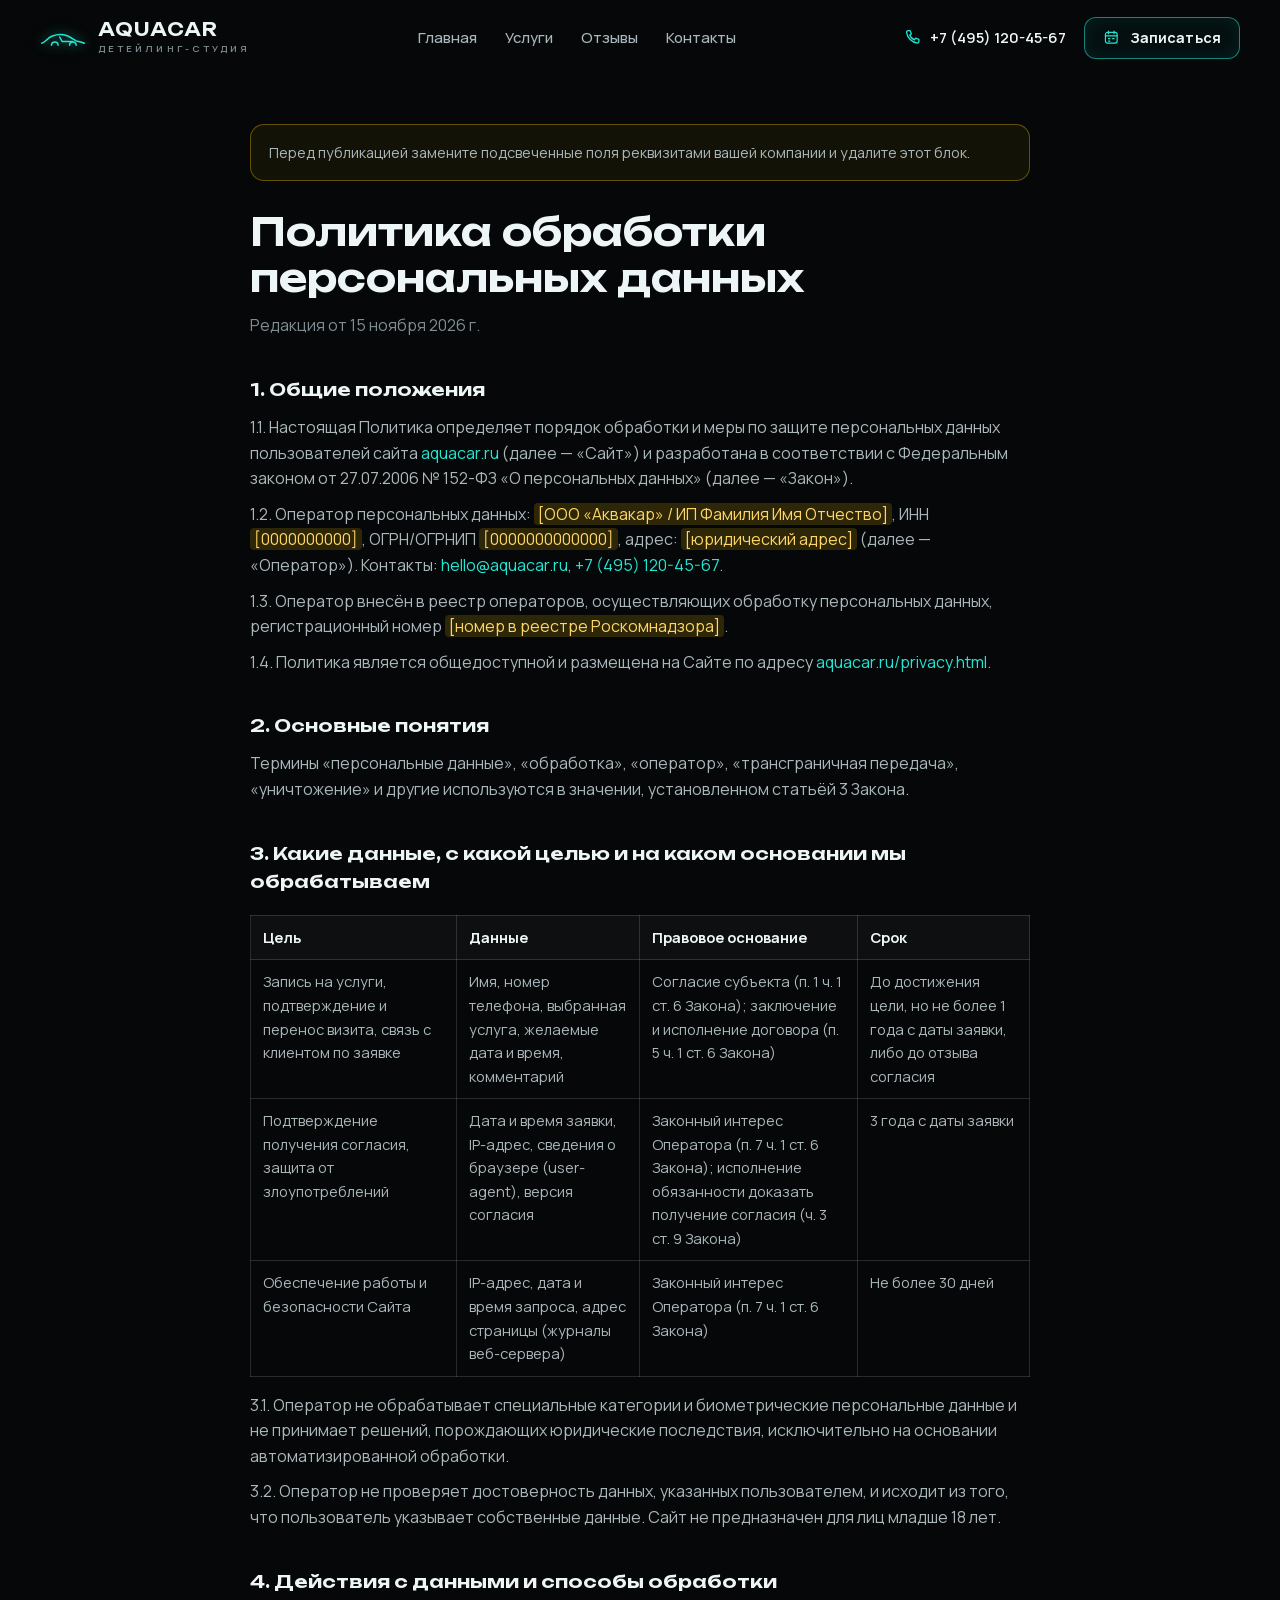
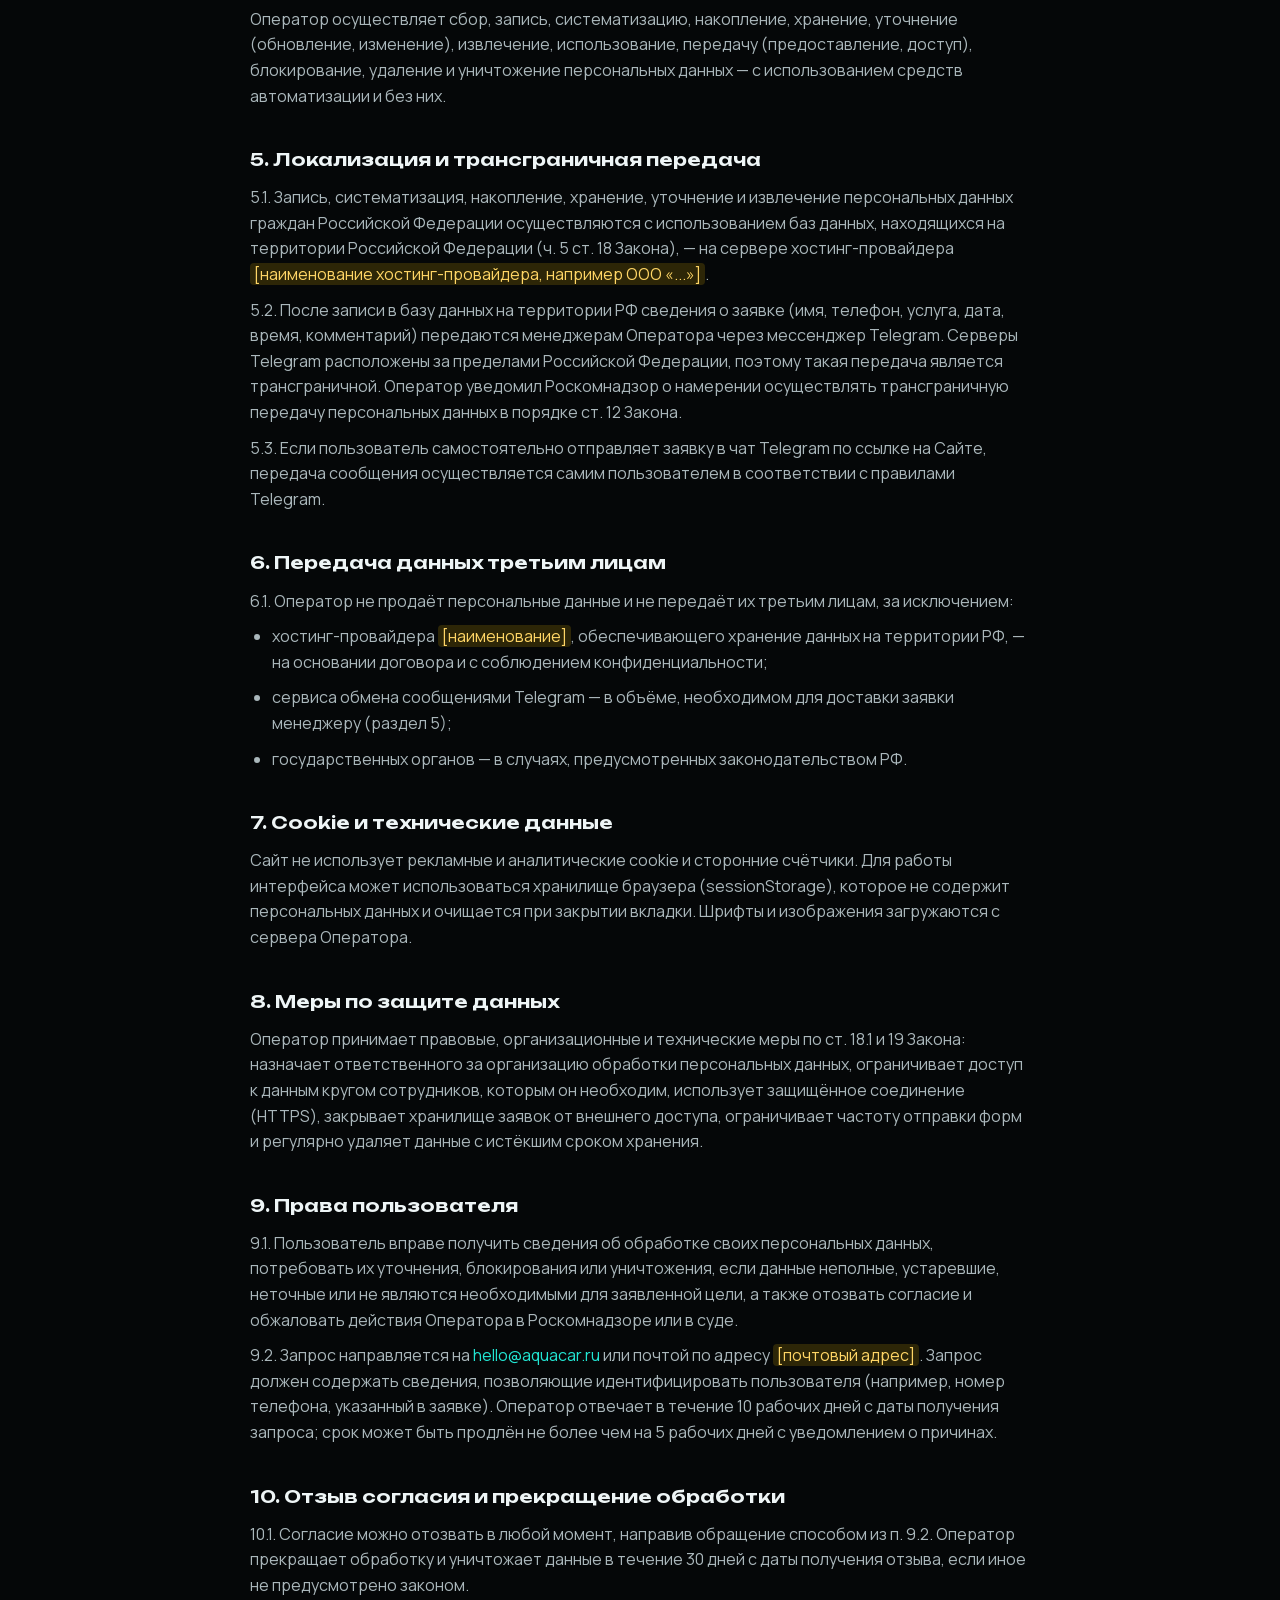
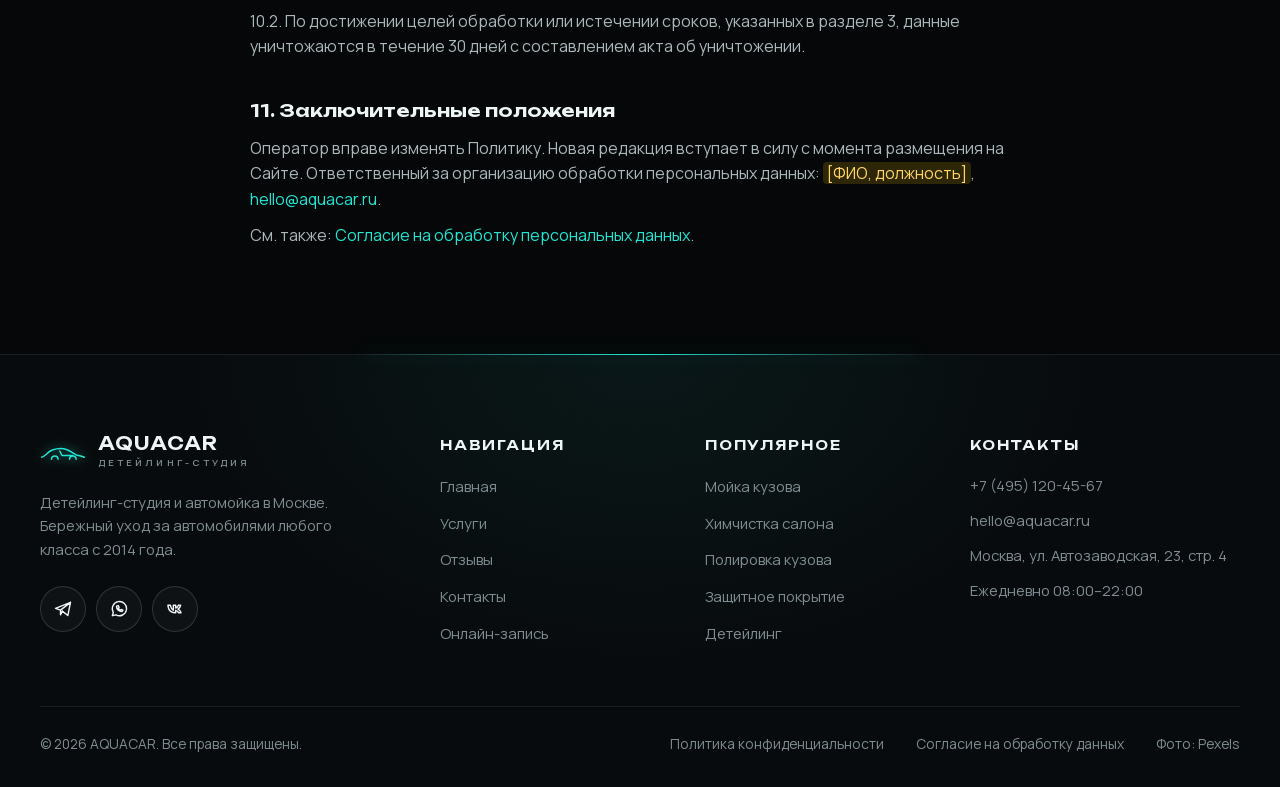
<file: privacy.html>
<!doctype html>
<html lang="ru" class="no-js">
<head>
  <meta charset="utf-8">
  <meta name="viewport" content="width=device-width, initial-scale=1">
  <title>Политика обработки персональных данных — AQUACAR</title>
  <meta name="description" content="Политика обработки персональных данных AQUACAR в соответствии с 152-ФЗ.">
  <meta name="robots" content="noindex, follow">
  <meta name="theme-color" content="#050708">
  <link rel="icon" href="assets/img/favicon.svg" type="image/svg+xml">
  <link rel="preload" href="assets/fonts/unbounded-cyrillic-2.woff2" as="font" type="font/woff2" crossorigin>
  <link rel="stylesheet" href="assets/css/fonts.css?v=2.4.0">
  <link rel="stylesheet" href="assets/css/base.css?v=2.4.0">
  <link rel="stylesheet" href="assets/css/layout.css?v=2.4.0">
  <script>document.documentElement.classList.replace('no-js', 'js');</script>
  <style>
    .doc { max-width: 860px; margin: 0 auto; padding: calc(var(--header-h) + 48px) var(--gutter) 96px; }
    .doc h1 { font-family: var(--font-display); font-weight: 600; font-size: clamp(1.6rem, 4vw, 2.4rem); line-height: 1.2; margin-bottom: 12px; }
    .doc .muted { color: var(--text-3); margin-bottom: 32px; }
    .doc h2 { font-family: var(--font-display); font-weight: 600; font-size: 1.1rem; margin: 36px 0 12px; }
    .doc p, .doc li { color: var(--text-2); margin-bottom: 10px; }
    .doc ul, .doc ol { list-style: disc; padding-left: 22px; margin-bottom: 10px; }
    .doc ol { list-style: decimal; }
    .doc a { color: var(--accent); }
    .doc table { width: 100%; border-collapse: collapse; margin: 8px 0 16px; font-size: .92rem; }
    .doc th, .doc td { text-align: left; vertical-align: top; padding: 10px 12px; border: 1px solid var(--line-2); color: var(--text-2); }
    .doc th { color: var(--text); background: rgba(255,255,255,.03); }
    .doc .table-wrap { overflow-x: auto; }
    .fill { background: rgba(255, 196, 0, .16); color: #ffd666; padding: 0 4px; border-radius: 4px; }
    .doc .note { padding: 16px 18px; border-radius: 14px; border: 1px solid rgba(255,196,0,.35); background: rgba(255,196,0,.06); color: var(--text-2); margin-bottom: 28px; font-size: .9rem; }
  </style>
</head>
<body data-page="privacy">
  <main class="doc" id="main">
    <div class="note" data-dev-note>Перед публикацией замените подсвеченные поля реквизитами вашей компании и удалите этот блок.</div>
    <h1>Политика обработки персональных данных</h1>
    <p class="muted">Редакция от 15 ноября 2026 г.</p>

    <h2>1. Общие положения</h2>
    <p>1.1. Настоящая Политика определяет порядок обработки и меры по защите персональных данных пользователей сайта <a href="https://aquacar.ru/">aquacar.ru</a> (далее — «Сайт») и разработана в соответствии с Федеральным законом от 27.07.2006 № 152-ФЗ «О персональных данных» (далее — «Закон»).</p>
    <p>1.2. Оператор персональных данных: <span class="fill">[ООО «Аквакар» / ИП Фамилия Имя Отчество]</span>, ИНН <span class="fill">[0000000000]</span>, ОГРН/ОГРНИП <span class="fill">[0000000000000]</span>, адрес: <span class="fill">[юридический адрес]</span> (далее — «Оператор»). Контакты: <a href="mailto:hello@aquacar.ru">hello@aquacar.ru</a>, <a href="tel:+74951204567">+7 (495) 120-45-67</a>.</p>
    <p>1.3. Оператор внесён в реестр операторов, осуществляющих обработку персональных данных, регистрационный номер <span class="fill">[номер в реестре Роскомнадзора]</span>.</p>
    <p>1.4. Политика является общедоступной и размещена на Сайте по адресу <a href="privacy.html">aquacar.ru/privacy.html</a>.</p>

    <h2>2. Основные понятия</h2>
    <p>Термины «персональные данные», «обработка», «оператор», «трансграничная передача», «уничтожение» и другие используются в значении, установленном статьёй 3 Закона.</p>

    <h2>3. Какие данные, с какой целью и на каком основании мы обрабатываем</h2>
    <div class="table-wrap"><table>
      <tr><th>Цель</th><th>Данные</th><th>Правовое основание</th><th>Срок</th></tr>
      <tr><td>Запись на услуги, подтверждение и перенос визита, связь с клиентом по заявке</td><td>Имя, номер телефона, выбранная услуга, желаемые дата и время, комментарий</td><td>Согласие субъекта (п. 1 ч. 1 ст. 6 Закона); заключение и исполнение договора (п. 5 ч. 1 ст. 6 Закона)</td><td>До достижения цели, но не более 1 года с даты заявки, либо до отзыва согласия</td></tr>
      <tr><td>Подтверждение получения согласия, защита от злоупотреблений</td><td>Дата и время заявки, IP-адрес, сведения о браузере (user-agent), версия согласия</td><td>Законный интерес Оператора (п. 7 ч. 1 ст. 6 Закона); исполнение обязанности доказать получение согласия (ч. 3 ст. 9 Закона)</td><td>3 года с даты заявки</td></tr>
      <tr><td>Обеспечение работы и безопасности Сайта</td><td>IP-адрес, дата и время запроса, адрес страницы (журналы веб-сервера)</td><td>Законный интерес Оператора (п. 7 ч. 1 ст. 6 Закона)</td><td>Не более 30 дней</td></tr>
    </table></div>
    <p>3.1. Оператор не обрабатывает специальные категории и биометрические персональные данные и не принимает решений, порождающих юридические последствия, исключительно на основании автоматизированной обработки.</p>
    <p>3.2. Оператор не проверяет достоверность данных, указанных пользователем, и исходит из того, что пользователь указывает собственные данные. Сайт не предназначен для лиц младше 18 лет.</p>

    <h2>4. Действия с данными и способы обработки</h2>
    <p>Оператор осуществляет сбор, запись, систематизацию, накопление, хранение, уточнение (обновление, изменение), извлечение, использование, передачу (предоставление, доступ), блокирование, удаление и уничтожение персональных данных — с использованием средств автоматизации и без них.</p>

    <h2>5. Локализация и трансграничная передача</h2>
    <p>5.1. Запись, систематизация, накопление, хранение, уточнение и извлечение персональных данных граждан Российской Федерации осуществляются с использованием баз данных, находящихся на территории Российской Федерации (ч. 5 ст. 18 Закона), — на сервере хостинг-провайдера <span class="fill">[наименование хостинг-провайдера, например ООО «...»]</span>.</p>
    <p>5.2. После записи в базу данных на территории РФ сведения о заявке (имя, телефон, услуга, дата, время, комментарий) передаются менеджерам Оператора через мессенджер Telegram. Серверы Telegram расположены за пределами Российской Федерации, поэтому такая передача является трансграничной. Оператор уведомил Роскомнадзор о намерении осуществлять трансграничную передачу персональных данных в порядке ст. 12 Закона.</p>
    <p>5.3. Если пользователь самостоятельно отправляет заявку в чат Telegram по ссылке на Сайте, передача сообщения осуществляется самим пользователем в соответствии с правилами Telegram.</p>

    <h2>6. Передача данных третьим лицам</h2>
    <p>6.1. Оператор не продаёт персональные данные и не передаёт их третьим лицам, за исключением:</p>
    <ul>
      <li>хостинг-провайдера <span class="fill">[наименование]</span>, обеспечивающего хранение данных на территории РФ, — на основании договора и с соблюдением конфиденциальности;</li>
      <li>сервиса обмена сообщениями Telegram — в объёме, необходимом для доставки заявки менеджеру (раздел 5);</li>
      <li>государственных органов — в случаях, предусмотренных законодательством РФ.</li>
    </ul>

    <h2>7. Cookie и технические данные</h2>
    <p>Сайт не использует рекламные и аналитические cookie и сторонние счётчики. Для работы интерфейса может использоваться хранилище браузера (sessionStorage), которое не содержит персональных данных и очищается при закрытии вкладки. Шрифты и изображения загружаются с сервера Оператора.</p>

    <h2>8. Меры по защите данных</h2>
    <p>Оператор принимает правовые, организационные и технические меры по ст. 18.1 и 19 Закона: назначает ответственного за организацию обработки персональных данных, ограничивает доступ к данным кругом сотрудников, которым он необходим, использует защищённое соединение (HTTPS), закрывает хранилище заявок от внешнего доступа, ограничивает частоту отправки форм и регулярно удаляет данные с истёкшим сроком хранения.</p>

    <h2>9. Права пользователя</h2>
    <p>9.1. Пользователь вправе получить сведения об обработке своих персональных данных, потребовать их уточнения, блокирования или уничтожения, если данные неполные, устаревшие, неточные или не являются необходимыми для заявленной цели, а также отозвать согласие и обжаловать действия Оператора в Роскомнадзоре или в суде.</p>
    <p>9.2. Запрос направляется на <a href="mailto:hello@aquacar.ru">hello@aquacar.ru</a> или почтой по адресу <span class="fill">[почтовый адрес]</span>. Запрос должен содержать сведения, позволяющие идентифицировать пользователя (например, номер телефона, указанный в заявке). Оператор отвечает в течение 10 рабочих дней с даты получения запроса; срок может быть продлён не более чем на 5 рабочих дней с уведомлением о причинах.</p>

    <h2>10. Отзыв согласия и прекращение обработки</h2>
    <p>10.1. Согласие можно отозвать в любой момент, направив обращение способом из п. 9.2. Оператор прекращает обработку и уничтожает данные в течение 30 дней с даты получения отзыва, если иное не предусмотрено законом.</p>
    <p>10.2. По достижении целей обработки или истечении сроков, указанных в разделе 3, данные уничтожаются в течение 30 дней с составлением акта об уничтожении.</p>

    <h2>11. Заключительные положения</h2>
    <p>Оператор вправе изменять Политику. Новая редакция вступает в силу с момента размещения на Сайте. Ответственный за организацию обработки персональных данных: <span class="fill">[ФИО, должность]</span>, <a href="mailto:hello@aquacar.ru">hello@aquacar.ru</a>.</p>
    <p>См. также: <a href="consent.html">Согласие на обработку персональных данных</a>.</p>
  </main>
  <script src="assets/js/layout.js?v=2.4.0"></script>
  <script src="assets/js/config.js?v=2.4.0" defer></script>
  <script src="assets/js/utils.js?v=2.4.0" defer></script>
  <script src="assets/js/components/cursor.js?v=2.7.0" defer></script>
  <script src="assets/js/components/header.js?v=2.4.0" defer></script>
  <script>document.addEventListener('DOMContentLoaded', () => { AQ.components.header.init(); AQ.components.cursor.init(); });</script>
</body>
</html>
</file>
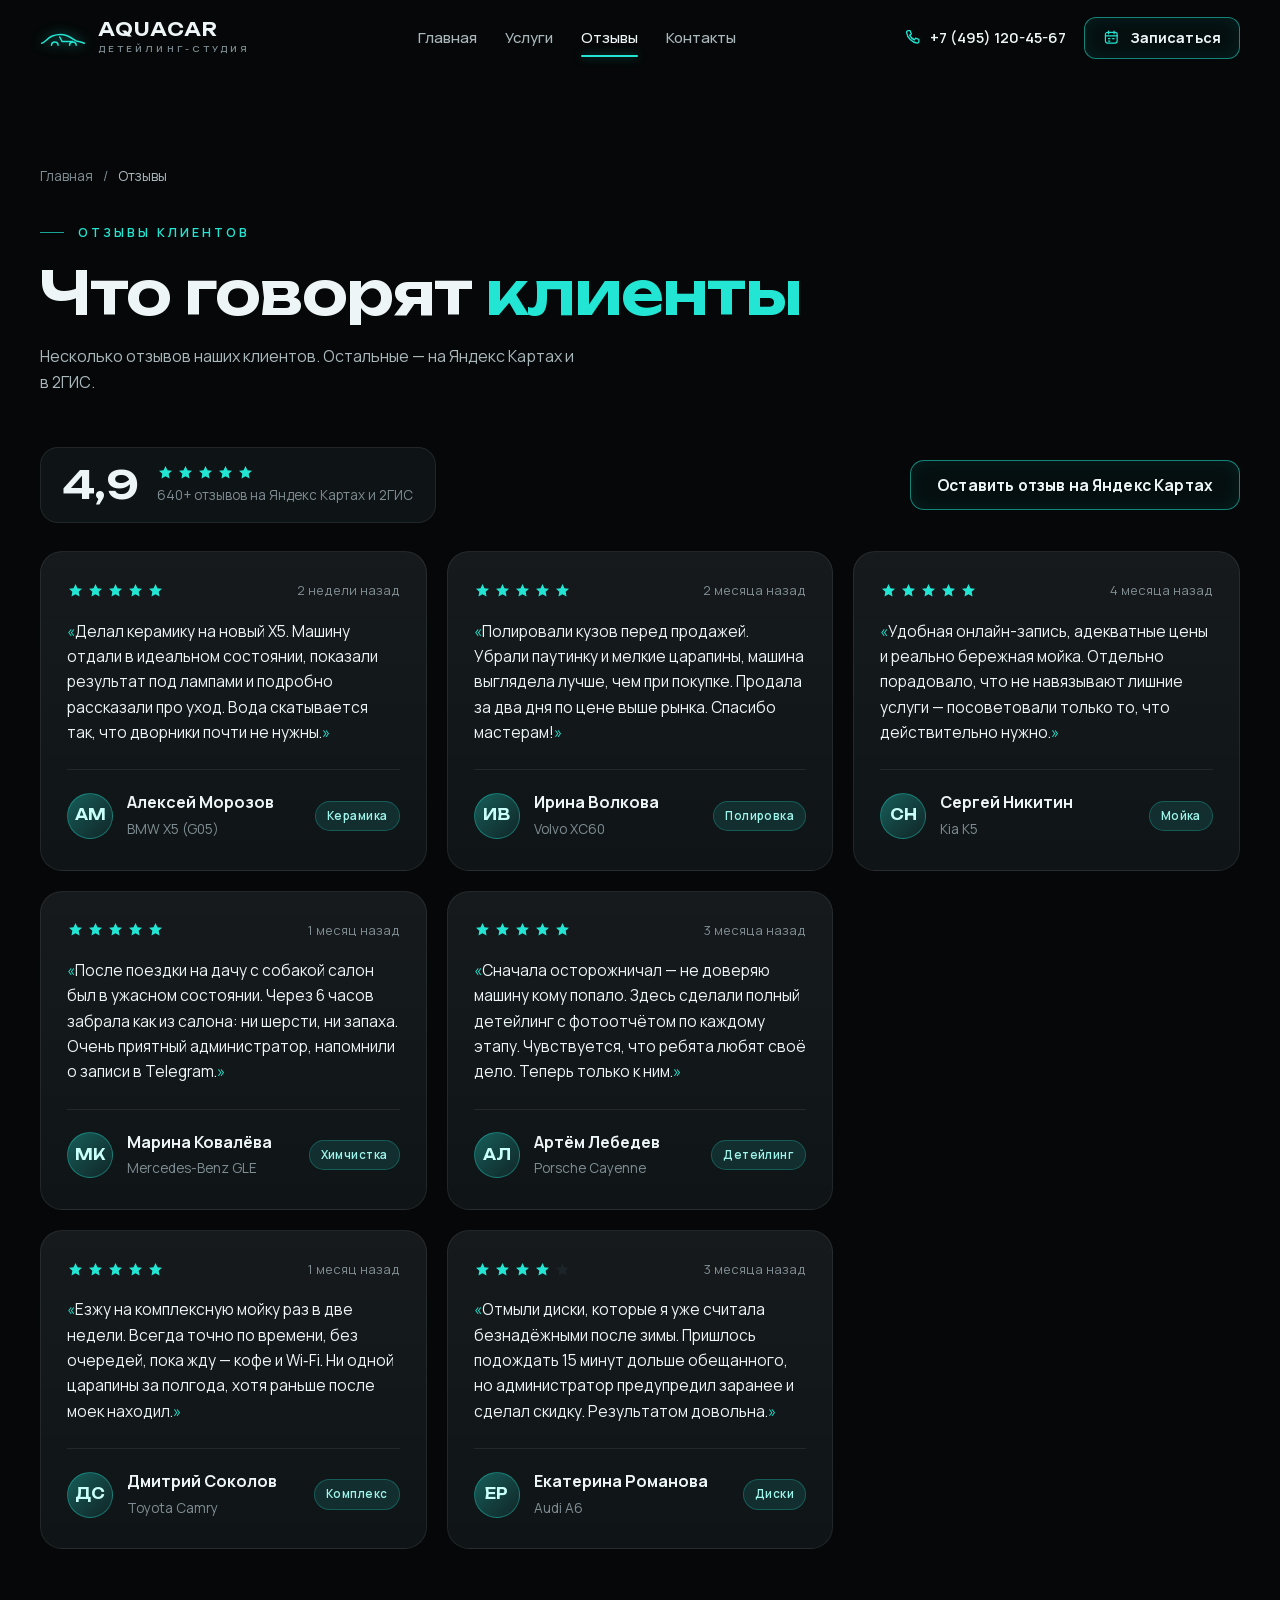
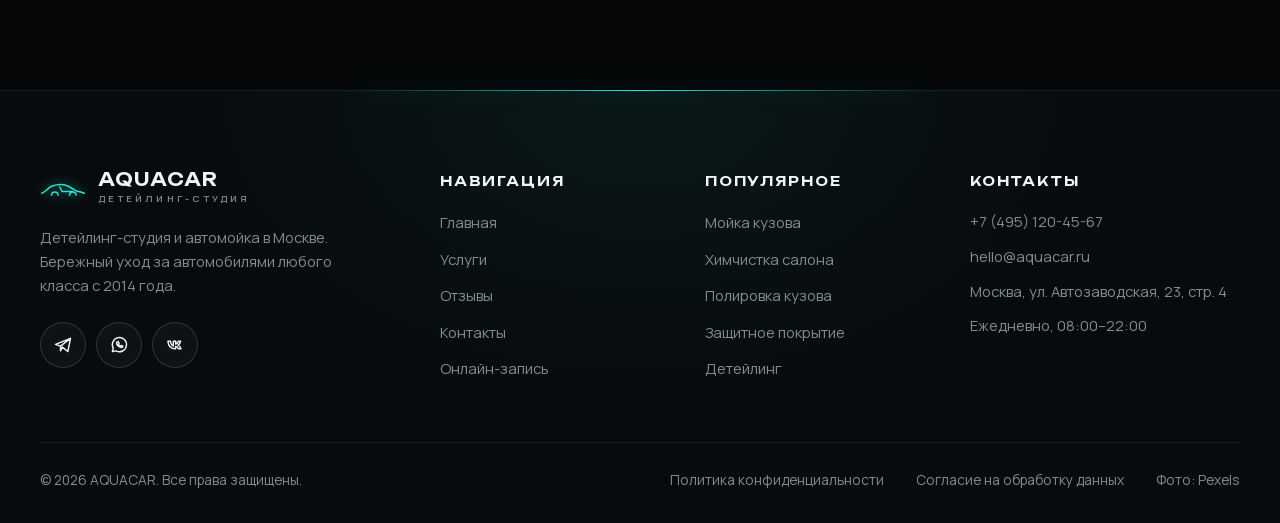
<file: reviews.html>
<!doctype html>
<html lang="ru" class="no-js">
<head>
  <meta charset="utf-8">
  <meta name="viewport" content="width=device-width, initial-scale=1, viewport-fit=cover">
  <title>Отзывы клиентов — AQUACAR</title>
  <meta name="description" content="Отзывы клиентов детейлинг-студии AQUACAR: мойка, химчистка, полировка и керамика.">
  <meta name="theme-color" content="#050708">
  <meta name="color-scheme" content="dark">
  <link rel="canonical" href="https://aquacar.ru/reviews.html">
  <meta property="og:type" content="website">
  <meta property="og:locale" content="ru_RU">
  <meta property="og:site_name" content="AQUACAR">
  <meta property="og:title" content="Отзывы клиентов — AQUACAR">
  <meta property="og:description" content="Отзывы клиентов детейлинг-студии AQUACAR: мойка, химчистка, полировка и керамика.">
  <meta property="og:url" content="https://aquacar.ru/reviews.html">
  <meta property="og:image" content="https://aquacar.ru/assets/img/og-image.png">
  <meta property="og:image:width" content="1200">
  <meta property="og:image:height" content="630">
  <meta name="twitter:card" content="summary_large_image">
  <link rel="icon" href="assets/img/favicon.svg" type="image/svg+xml">
  <link rel="icon" href="assets/img/favicon-32.png" sizes="32x32" type="image/png">
  <link rel="apple-touch-icon" href="assets/img/apple-touch-icon.png">
  <link rel="manifest" href="site.webmanifest">
  <link rel="preload" href="assets/fonts/unbounded-cyrillic-2.woff2" as="font" type="font/woff2" crossorigin>
  <link rel="stylesheet" href="assets/css/fonts.css?v=2.4.0">
  <link rel="stylesheet" href="assets/css/base.css?v=2.4.0">
  <link rel="stylesheet" href="assets/css/layout.css?v=2.4.0">
  <link rel="stylesheet" href="assets/css/hero.css?v=2.4.0">
  <link rel="stylesheet" href="assets/css/sections.css?v=2.4.0">
  <script>document.documentElement.classList.replace('no-js', 'js');</script>
</head>
<body data-page="reviews">
  <main id="main">
    <section class="page-head">
      <div class="page-head__glow" aria-hidden="true"></div>
      <div class="container">
        <nav class="crumbs" aria-label="Хлебные крошки"><a href="index.html">Главная</a><span aria-hidden="true">/</span><span aria-current="page">Отзывы</span></nav>
        <p class="eyebrow" data-reveal><span class="eyebrow__line" aria-hidden="true"></span>Отзывы клиентов</p>
        <h1 class="page-title" data-reveal style="--d:80ms">Что говорят <span class="text-accent">клиенты</span></h1>
        <p class="section-lead" data-reveal style="--d:160ms">Несколько отзывов наших клиентов. Остальные — на Яндекс Картах и в 2ГИС.</p>
      </div>
    </section>

    <section class="section section--flush reviews" aria-label="Отзывы">
      <div class="container">
        <div class="reviews__summary" data-reveal>
          <div class="rating-summary">
            <strong class="rating-summary__value" data-c="rating">4,9</strong>
            <div>
              <div class="stars" role="img" aria-label="Оценка 4,9 из 5"><svg class="icon" aria-hidden="true"><use href="#i-star"/></svg><svg class="icon" aria-hidden="true"><use href="#i-star"/></svg><svg class="icon" aria-hidden="true"><use href="#i-star"/></svg><svg class="icon" aria-hidden="true"><use href="#i-star"/></svg><svg class="icon" aria-hidden="true"><use href="#i-star"/></svg></div>
              <p><span data-c="ratingCount">640+</span> отзывов на Яндекс Картах и 2ГИС</p>
            </div>
          </div>
          <a class="btn btn--outline" href="https://yandex.ru/maps/?text=AQUACAR%20%D0%B0%D0%B2%D1%82%D0%BE%D0%BC%D0%BE%D0%B9%D0%BA%D0%B0" target="_blank" rel="noopener">Оставить отзыв на Яндекс Картах</a>
        </div>
        <div class="reviews-grid" data-reviews-grid></div>
      </div>
    </section>
  </main>

  <noscript><nav class="noscript-nav"><a href="index.html">Главная</a> · <a href="catalog.html">Услуги</a> · <a href="reviews.html">Отзывы</a> · <a href="booking.html">Запись</a> · <a href="contacts.html">Контакты</a></nav></noscript>

  <script src="assets/js/layout.js?v=2.4.0"></script>
  <script src="assets/js/config.js?v=2.4.0" defer></script>
  <script src="assets/js/utils.js?v=2.4.0" defer></script>
  <script src="assets/js/data/services.js?v=2.4.0" defer></script>
  <script src="assets/js/data/reviews.js?v=2.4.0" defer></script>
  <script src="assets/js/content.js?v=2.4.0" defer></script>
  <script src="assets/js/services/booking-api.js?v=2.4.0" defer></script>
  <script src="assets/js/components/reveal.js?v=2.4.0" defer></script>
  <script src="assets/js/components/header.js?v=2.4.0" defer></script>
  <script src="assets/js/components/hero.js?v=2.4.0" defer></script>
  <script src="assets/js/components/catalog.js?v=2.4.0" defer></script>
  <script src="assets/js/components/modal.js?v=2.4.0" defer></script>
  <script src="assets/js/components/reviews.js?v=2.4.0" defer></script>
  <script src="assets/js/components/datepicker.js?v=2.4.0" defer></script>
  <script src="assets/js/components/booking-form.js?v=2.4.0" defer></script>
  <script src="assets/js/components/misc.js?v=2.4.0" defer></script>
  <script src="assets/js/components/cursor.js?v=2.7.0" defer></script>
  <script src="assets/js/main.js?v=2.4.0" defer></script>
</body>
</html>
</file>
<file: assets/css/fonts.css>
/* Шрифты размещены на сайте (без запросов к Google). Manrope и Unbounded — SIL Open Font License. */
@font-face {
  font-family: 'Manrope';
  font-style: normal;
  font-weight: 400;
  font-display: swap;
  src: url(../fonts/manrope-cyrillic-0.woff2) format('woff2');
  unicode-range: U+0301, U+0400-045F, U+0490-0491, U+04B0-04B1, U+2116;
}
@font-face {
  font-family: 'Manrope';
  font-style: normal;
  font-weight: 400;
  font-display: swap;
  src: url(../fonts/manrope-latin-1.woff2) format('woff2');
  unicode-range: U+0000-00FF, U+0131, U+0152-0153, U+02BB-02BC, U+02C6, U+02DA, U+02DC, U+0304, U+0308, U+0329, U+2000-206F, U+20AC, U+2122, U+2191, U+2193, U+2212, U+2215, U+FEFF, U+FFFD;
}
@font-face {
  font-family: 'Manrope';
  font-style: normal;
  font-weight: 500;
  font-display: swap;
  src: url(../fonts/manrope-cyrillic-0.woff2) format('woff2');
  unicode-range: U+0301, U+0400-045F, U+0490-0491, U+04B0-04B1, U+2116;
}
@font-face {
  font-family: 'Manrope';
  font-style: normal;
  font-weight: 500;
  font-display: swap;
  src: url(../fonts/manrope-latin-1.woff2) format('woff2');
  unicode-range: U+0000-00FF, U+0131, U+0152-0153, U+02BB-02BC, U+02C6, U+02DA, U+02DC, U+0304, U+0308, U+0329, U+2000-206F, U+20AC, U+2122, U+2191, U+2193, U+2212, U+2215, U+FEFF, U+FFFD;
}
@font-face {
  font-family: 'Manrope';
  font-style: normal;
  font-weight: 600;
  font-display: swap;
  src: url(../fonts/manrope-cyrillic-0.woff2) format('woff2');
  unicode-range: U+0301, U+0400-045F, U+0490-0491, U+04B0-04B1, U+2116;
}
@font-face {
  font-family: 'Manrope';
  font-style: normal;
  font-weight: 600;
  font-display: swap;
  src: url(../fonts/manrope-latin-1.woff2) format('woff2');
  unicode-range: U+0000-00FF, U+0131, U+0152-0153, U+02BB-02BC, U+02C6, U+02DA, U+02DC, U+0304, U+0308, U+0329, U+2000-206F, U+20AC, U+2122, U+2191, U+2193, U+2212, U+2215, U+FEFF, U+FFFD;
}
@font-face {
  font-family: 'Manrope';
  font-style: normal;
  font-weight: 700;
  font-display: swap;
  src: url(../fonts/manrope-cyrillic-0.woff2) format('woff2');
  unicode-range: U+0301, U+0400-045F, U+0490-0491, U+04B0-04B1, U+2116;
}
@font-face {
  font-family: 'Manrope';
  font-style: normal;
  font-weight: 700;
  font-display: swap;
  src: url(../fonts/manrope-latin-1.woff2) format('woff2');
  unicode-range: U+0000-00FF, U+0131, U+0152-0153, U+02BB-02BC, U+02C6, U+02DA, U+02DC, U+0304, U+0308, U+0329, U+2000-206F, U+20AC, U+2122, U+2191, U+2193, U+2212, U+2215, U+FEFF, U+FFFD;
}
@font-face {
  font-family: 'Unbounded';
  font-style: normal;
  font-weight: 500;
  font-display: swap;
  src: url(../fonts/unbounded-cyrillic-2.woff2) format('woff2');
  unicode-range: U+0301, U+0400-045F, U+0490-0491, U+04B0-04B1, U+2116;
}
@font-face {
  font-family: 'Unbounded';
  font-style: normal;
  font-weight: 500;
  font-display: swap;
  src: url(../fonts/unbounded-latin-3.woff2) format('woff2');
  unicode-range: U+0000-00FF, U+0131, U+0152-0153, U+02BB-02BC, U+02C6, U+02DA, U+02DC, U+0304, U+0308, U+0329, U+2000-206F, U+20AC, U+2122, U+2191, U+2193, U+2212, U+2215, U+FEFF, U+FFFD;
}
@font-face {
  font-family: 'Unbounded';
  font-style: normal;
  font-weight: 600;
  font-display: swap;
  src: url(../fonts/unbounded-cyrillic-2.woff2) format('woff2');
  unicode-range: U+0301, U+0400-045F, U+0490-0491, U+04B0-04B1, U+2116;
}
@font-face {
  font-family: 'Unbounded';
  font-style: normal;
  font-weight: 600;
  font-display: swap;
  src: url(../fonts/unbounded-latin-3.woff2) format('woff2');
  unicode-range: U+0000-00FF, U+0131, U+0152-0153, U+02BB-02BC, U+02C6, U+02DA, U+02DC, U+0304, U+0308, U+0329, U+2000-206F, U+20AC, U+2122, U+2191, U+2193, U+2212, U+2215, U+FEFF, U+FFFD;
}
@font-face {
  font-family: 'Unbounded';
  font-style: normal;
  font-weight: 700;
  font-display: swap;
  src: url(../fonts/unbounded-cyrillic-2.woff2) format('woff2');
  unicode-range: U+0301, U+0400-045F, U+0490-0491, U+04B0-04B1, U+2116;
}
@font-face {
  font-family: 'Unbounded';
  font-style: normal;
  font-weight: 700;
  font-display: swap;
  src: url(../fonts/unbounded-latin-3.woff2) format('woff2');
  unicode-range: U+0000-00FF, U+0131, U+0152-0153, U+02BB-02BC, U+02C6, U+02DA, U+02DC, U+0304, U+0308, U+0329, U+2000-206F, U+20AC, U+2122, U+2191, U+2193, U+2212, U+2215, U+FEFF, U+FFFD;
}
</file>
<file: assets/css/base.css>
/* =========================================================
   AQUACAR — base: токены, сброс, типографика, кнопки, утилиты
   ========================================================= */

@property --lights {
  syntax: '<number>';
  inherits: true;
  initial-value: 1;
}

:root {
  /* Палитра */
  --bg: #050708;
  --bg-2: #080b0d;
  --graphite: #0e1316;
  --graphite-2: #141b1f;
  --graphite-3: #1b2428;
  --line: rgba(255, 255, 255, .08);
  --line-2: rgba(255, 255, 255, .14);
  --text: #eef5f6;
  --text-2: #aab7bb;
  --text-3: #7f8d92;
  --accent: #22e6d3;
  --accent-2: #14bfb0;
  --accent-3: #0b6f68;
  --accent-soft: rgba(34, 230, 211, .12);
  --accent-glow: rgba(34, 230, 211, .45);
  --on-accent: #021412;
  --danger: #ff6b7a;
  --success: #3ef0b6;

  /* Типографика */
  --font-display: 'Unbounded', 'Arial Black', system-ui, sans-serif;
  --font-body: 'Manrope', system-ui, -apple-system, 'Segoe UI', Roboto, sans-serif;

  /* Сетка */
  --container: 1240px;
  --gutter: clamp(16px, 4vw, 40px);
  --header-h: 76px;
  --radius: 22px;
  --radius-sm: 14px;
  --radius-xs: 10px;

  /* Движение */
  --ease: cubic-bezier(.22, .61, .36, 1);
  --ease-out: cubic-bezier(.16, 1, .3, 1);
  --ease-spring: cubic-bezier(.34, 1.4, .64, 1);

  --shadow-glow: 0 0 0 1px rgba(34, 230, 211, .25), 0 18px 50px -18px rgba(34, 230, 211, .55);
  color-scheme: dark;
}

@media (max-width: 760px) {
  :root { --header-h: 64px; --radius: 18px; }
}

/* ---------- Reset ---------- */
*, *::before, *::after { box-sizing: border-box; }
html {
  -webkit-text-size-adjust: 100%;
  text-size-adjust: 100%;
  scroll-behavior: smooth;
  scroll-padding-top: calc(var(--header-h) + 12px);
  overflow-x: clip;
}
body {
  margin: 0;
  min-height: 100vh;
  background: var(--bg);
  color: var(--text);
  font-family: var(--font-body);
  font-size: 16px;
  line-height: 1.6;
  -webkit-font-smoothing: antialiased;
  -moz-osx-font-smoothing: grayscale;
  text-rendering: optimizeLegibility;
  overflow-x: clip;
}
img, svg, video, canvas { display: block; max-width: 100%; }
h1, h2, h3, h4, p, ul, ol, figure, dl, dd { margin: 0; }
ul, ol { padding: 0; list-style: none; }
a { color: inherit; text-decoration: none; }
button, input, select, textarea { font: inherit; color: inherit; }
button { cursor: pointer; background: none; border: 0; padding: 0; }
address { font-style: normal; }
::selection { background: var(--accent); color: var(--on-accent); }

.motion-off { scroll-behavior: auto; }
@media (prefers-reduced-motion: reduce) {
  html { scroll-behavior: auto; }
  *, *::before, *::after {
    animation-duration: .01ms !important;
    animation-iteration-count: 1 !important;
    transition-duration: .01ms !important;
  }
}

/* ---------- Focus ---------- */
:focus-visible {
  outline: 2px solid var(--accent);
  outline-offset: 3px;
  border-radius: 6px;
}

.skip-link {
  position: fixed;
  top: 12px; left: 12px;
  z-index: 200;
  padding: 10px 18px;
  border-radius: 10px;
  background: var(--accent);
  color: var(--on-accent);
  font-weight: 700;
  transform: translateY(-160%);
  transition: transform .25s var(--ease);
}
.skip-link:focus { transform: none; }

.sprite { position: absolute; width: 0; height: 0; overflow: hidden; }

.visually-hidden {
  position: absolute !important;
  width: 1px; height: 1px;
  padding: 0; margin: -1px;
  overflow: hidden; clip: rect(0 0 0 0);
  white-space: nowrap; border: 0;
}

/* ---------- Icons ---------- */
.icon {
  width: 1.25em;
  height: 1.25em;
  flex: none;
  fill: none;
  stroke: currentColor;
  stroke-width: 1.7;
  stroke-linecap: round;
  stroke-linejoin: round;
}

/* ---------- Layout ---------- */
.container {
  width: 100%;
  max-width: calc(var(--container) + var(--gutter) * 2);
  margin-inline: auto;
  padding-inline: var(--gutter);
}
.section {
  position: relative;
  padding-block: clamp(80px, 11vw, 150px);
}

/* ---------- Typography ---------- */
.eyebrow {
  display: inline-flex;
  align-items: center;
  gap: 14px;
  margin-bottom: 18px;
  color: var(--accent);
  font-size: .78rem;
  font-weight: 600;
  letter-spacing: .24em;
  text-transform: uppercase;
}
.eyebrow__line {
  width: 24px;
  height: 1px;
  background: var(--accent);
  opacity: .7;
}
.eyebrow--center .eyebrow__line:last-child { background: linear-gradient(90deg, var(--accent), transparent); }

.section-title {
  font-family: var(--font-display);
  font-weight: 600;
  font-size: clamp(1.75rem, 3.6vw, 3.1rem);
  line-height: 1.12;
  letter-spacing: -.02em;
  text-wrap: balance;
}
.section-lead {
  color: var(--text-2);
  font-size: clamp(1rem, 1.15vw, 1.1rem);
  max-width: 34em;
  text-wrap: pretty;
}
.text-accent { color: var(--accent); }

.section-head { margin-bottom: clamp(36px, 5vw, 64px); }
.section-head--split {
  display: flex;
  align-items: flex-end;
  justify-content: space-between;
  gap: 24px 48px;
  flex-wrap: wrap;
}
.section-head--split > div:first-child { flex: 1 1 520px; max-width: 700px; }
.section-head--split > .section-lead { flex: 0 1 430px; }
.section-head--center { text-align: center; display: flex; flex-direction: column; align-items: center; }
.section-head--center .section-title { max-width: 820px; }

/* ---------- Buttons ---------- */
.btn {
  --btn-h: 50px;
  position: relative;
  display: inline-flex;
  align-items: center;
  justify-content: center;
  gap: 10px;
  min-height: var(--btn-h);
  padding: 0 26px;
  border-radius: 14px;
  font-weight: 700;
  font-size: .97rem;
  letter-spacing: .01em;
  line-height: 1.1;
  white-space: nowrap;
  isolation: isolate;
  overflow: hidden;
  transition: transform .25s var(--ease), box-shadow .3s var(--ease), background-color .3s, border-color .3s, color .3s;
  -webkit-tap-highlight-color: transparent;
}
.btn .icon { width: 1.15em; height: 1.15em; transition: transform .3s var(--ease); }
.btn:hover .icon[aria-hidden]:last-child:not(:first-child) { transform: translateX(3px); }
.btn:active { transform: translateY(1px) scale(.985); }
.btn--sm { --btn-h: 42px; padding: 0 18px; font-size: .9rem; border-radius: 12px; }
.btn--lg { --btn-h: 58px; padding: 0 30px; font-size: 1rem; border-radius: 16px; }
.btn--block { width: 100%; }

.btn--primary {
  color: var(--on-accent);
  background: linear-gradient(135deg, #6ff7ea 0%, var(--accent) 45%, var(--accent-2) 100%);
  box-shadow: 0 10px 30px -10px var(--accent-glow), inset 0 1px 0 rgba(255, 255, 255, .5);
}
.btn--primary:hover { box-shadow: 0 16px 44px -10px rgba(34, 230, 211, .7), inset 0 1px 0 rgba(255, 255, 255, .5); transform: translateY(-2px); }

.btn--ghost {
  color: var(--text);
  background: rgba(255, 255, 255, .04);
  border: 1px solid var(--line-2);
  -webkit-backdrop-filter: blur(10px);
  backdrop-filter: blur(10px);
}
.btn--ghost:hover { border-color: rgba(34, 230, 211, .55); background: rgba(34, 230, 211, .08); color: #fff; transform: translateY(-2px); }

.btn--outline {
  color: var(--text);
  border: 1px solid rgba(34, 230, 211, .55);
  background: rgba(34, 230, 211, .04);
  box-shadow: inset 0 0 18px rgba(34, 230, 211, .08);
}
.btn--outline .icon { color: var(--accent); }
.btn--outline:hover { background: rgba(34, 230, 211, .12); box-shadow: 0 0 24px -4px var(--accent-glow), inset 0 0 18px rgba(34, 230, 211, .15); transform: translateY(-2px); }

/* loading */
.btn__spinner {
  position: absolute;
  inset: 0;
  margin: auto;
  width: 22px; height: 22px;
  border-radius: 50%;
  border: 2.5px solid currentColor;
  border-right-color: transparent;
  opacity: 0;
  animation: spin .8s linear infinite;
  transition: opacity .2s;
}
.btn.is-loading { pointer-events: none; }
.btn.is-loading .btn__label { opacity: 0; }
.btn.is-loading .btn__spinner { opacity: 1; }
.btn[disabled] { opacity: .55; pointer-events: none; }
@keyframes spin { to { transform: rotate(360deg); } }

.icon-btn {
  display: inline-grid;
  place-items: center;
  width: 46px; height: 46px;
  border-radius: 50%;
  border: 1px solid var(--line-2);
  background: rgba(255, 255, 255, .03);
  color: var(--text);
  transition: border-color .25s, background-color .25s, color .25s, transform .2s;
}
.icon-btn:hover { border-color: rgba(34, 230, 211, .6); color: var(--accent); background: rgba(34, 230, 211, .08); }
.icon-btn:active { transform: scale(.94); }
.icon-btn[disabled] { opacity: .35; pointer-events: none; }

/* ---------- Chips ---------- */
.chip {
  display: inline-flex;
  align-items: center;
  gap: 6px;
  padding: 5px 11px;
  border-radius: 999px;
  border: 1px solid rgba(34, 230, 211, .25);
  background: var(--accent-soft);
  color: #9ff6ec;
  font-size: .72rem;
  font-weight: 600;
  letter-spacing: .04em;
}

/* ---------- Reveal ---------- */
.js [data-reveal] {
  opacity: 0;
  transform: translate3d(0, 28px, 0);
  transition: opacity .9s var(--ease-out), transform .9s var(--ease-out);
  transition-delay: var(--d, 0ms);
}
.js [data-reveal="scale"] { transform: scale(.96) translate3d(0, 20px, 0); }
.js [data-reveal="left"] { transform: translate3d(-40px, 0, 0); }
.js [data-reveal].is-visible { opacity: 1; transform: none; }
.motion-off [data-reveal] { opacity: 1 !important; transform: none !important; transition: none !important; }

/* ---------- Toasts ---------- */
.toasts {
  position: fixed;
  z-index: 120;
  right: 20px; bottom: 20px;
  display: grid;
  gap: 10px;
  width: min(380px, calc(100vw - 32px));
  pointer-events: none;
}
.toast {
  display: flex;
  align-items: flex-start;
  gap: 12px;
  padding: 14px 16px;
  border-radius: 14px;
  background: rgba(14, 19, 22, .92);
  border: 1px solid rgba(34, 230, 211, .3);
  box-shadow: 0 20px 50px -20px rgba(0, 0, 0, .8), 0 0 30px -10px var(--accent-glow);
  -webkit-backdrop-filter: blur(14px);
  backdrop-filter: blur(14px);
  color: var(--text);
  font-size: .93rem;
  pointer-events: auto;
  animation: toast-in .5s var(--ease-out) both;
}
.toast .icon { color: var(--accent); margin-top: 2px; }
.toast--error { border-color: rgba(255, 107, 122, .4); }
.toast--error .icon { color: var(--danger); }
.toast.is-leaving { animation: toast-out .35s var(--ease) forwards; }
@keyframes toast-in { from { opacity: 0; transform: translateY(16px) scale(.97); } }
@keyframes toast-out { to { opacity: 0; transform: translateY(10px); } }
@media (max-width: 560px) { .toasts { right: 16px; left: 16px; bottom: 16px; width: auto; } }

/* Атрибут hidden всегда скрывает элемент — даже если у него задан display */
[hidden] { display: none !important; }

/* =========================================================
   Плавные переходы между страницами
   ========================================================= */

/* 1. Нативные cross-document View Transitions (Chrome / Edge / Safari 18.2+) */
@view-transition { navigation: auto; }
.header { view-transition-name: site-header; }
::view-transition-old(root) { animation: vt-out .35s var(--ease) both; }
::view-transition-new(root) { animation: vt-in .55s var(--ease-out) both; }
@keyframes vt-out { to { opacity: 0; transform: translateY(-14px) scale(.99); filter: blur(4px); } }
@keyframes vt-in { from { opacity: 0; transform: translateY(18px); filter: blur(6px); } }

/* 2. Запасной вариант — шторка (layout.js) */
.page-curtain {
  position: fixed;
  inset: 0;
  z-index: 150;
  pointer-events: none;
  background:
    radial-gradient(60% 50% at 50% 50%, rgba(34, 230, 211, .1), transparent 70%),
    var(--bg);
  opacity: 1;
  transition: opacity .45s var(--ease);
}
.is-ready .page-curtain { opacity: 0; }
.is-leaving .page-curtain { opacity: 1; transition-duration: .35s; }
.no-js .page-curtain { display: none; }
@supports (view-transition-name: none) { .page-curtain { transition-duration: .2s; } }

/* =========================================================
   Шапка внутренних страниц
   ========================================================= */
.page-head {
  position: relative;
  padding: calc(var(--header-h) + clamp(40px, 7vw, 90px)) 0 clamp(32px, 4vw, 56px);
  overflow: hidden;
}
.page-head__glow {
  display: none; /* заменено свечением за курсором (cursor.js) */
  position: absolute;
  right: -10%; top: -30%;
  width: 70vw; height: 70vw;
  max-width: 900px; max-height: 900px;
  background: radial-gradient(closest-side, rgba(34, 230, 211, .12), transparent 70%);
  pointer-events: none;
}
.page-title {
  font-family: var(--font-display);
  font-weight: 600;
  font-size: clamp(2rem, 4.6vw, 3.8rem);
  line-height: 1.08;
  letter-spacing: -.025em;
  max-width: 16em;
  margin-bottom: 20px;
  text-wrap: balance;
}
.crumbs {
  display: flex;
  gap: 10px;
  margin-bottom: 28px;
  color: var(--text-3);
  font-size: .85rem;
}
.crumbs a { transition: color .2s; }
.crumbs a:hover { color: var(--accent); }
.crumbs [aria-current] { color: var(--text-2); }
.section--flush { padding-top: 0; }
.section--tight { padding-block: clamp(40px, 6vw, 80px); }
.noscript-nav { padding: 24px; text-align: center; }
.noscript-nav a { color: var(--accent); }

/* =========================================================
   Подсветка за курсором (misc.js → AQ.components.glow)
   ========================================================= */
[data-glow-host] { position: relative; isolation: isolate; }
.glow {
  position: absolute;
  inset: 0;
  z-index: -1;
  border-radius: inherit;
  pointer-events: none;
  opacity: 0;
  transition: opacity .35s var(--ease);
  background: radial-gradient(var(--glow-r, 180px) circle at var(--gx, 50%) var(--gy, 50%), rgba(34, 230, 211, .16), transparent 70%);
}
.glow::after {
  content: '';
  position: absolute;
  inset: 0;
  border-radius: inherit;
  padding: 1px;
  background: radial-gradient(calc(var(--glow-r, 180px) * .8) circle at var(--gx, 50%) var(--gy, 50%), rgba(34, 230, 211, .85), transparent 70%);
  -webkit-mask: linear-gradient(#000 0 0) content-box, linear-gradient(#000 0 0);
  -webkit-mask-composite: xor;
  mask: linear-gradient(#000 0 0) content-box exclude, linear-gradient(#000 0 0);
}
[data-glow-host]:hover > .glow { opacity: 1; }
/* На яркой кнопке — светлый блик вместо бирюзового */
.btn--primary > .glow { background: radial-gradient(110px circle at var(--gx, 50%) var(--gy, 50%), rgba(255, 255, 255, .5), transparent 70%); }
.btn--primary > .glow::after { display: none; }
.btn--tg > .glow { background: radial-gradient(110px circle at var(--gx, 50%) var(--gy, 50%), rgba(255, 255, 255, .35), transparent 70%); }
.btn--tg > .glow::after { display: none; }
/* Крупные карточки — пятно шире, как на подложке формы */
.adv-card, .review, .booking__card, .cta-banner, .catalog__cta, .contact-item, .fact, .stat { --glow-r: 340px; }
.booking__card, .cta-banner { --glow-r: 520px; }

/* =========================================================
   Свечение за курсором и собственный курсор (cursor.js)
   ========================================================= */
.ambient {
  position: fixed;
  left: 0; top: 0;
  z-index: 1;
  width: 720px; height: 720px;
  margin: -360px 0 0 -360px;
  border-radius: 50%;
  pointer-events: none;
  background: radial-gradient(closest-side, rgba(34, 230, 211, .17), rgba(34, 230, 211, .06) 45%, transparent 72%);
  mix-blend-mode: screen;
  will-change: transform;
}
.ambient--follow { opacity: 0; transition: opacity .6s var(--ease); }
.cursor-visible .ambient--follow { opacity: 1; }
/* Телефоны: свечение медленно плавает и «дышит» */
.ambient--drift {
  width: 120vmax; height: 120vmax;
  margin: -60vmax 0 0 -60vmax;
  background: radial-gradient(closest-side, rgba(34, 230, 211, .12), rgba(34, 230, 211, .04) 50%, transparent 72%);
  animation: ambient-drift 18s ease-in-out infinite alternate, ambient-breathe 6s ease-in-out infinite;
}
@keyframes ambient-drift {
  0%   { transform: translate3d(20vw, 15vh, 0); }
  33%  { transform: translate3d(85vw, 40vh, 0); }
  66%  { transform: translate3d(30vw, 80vh, 0); }
  100% { transform: translate3d(75vw, 105vh, 0); }
}
@keyframes ambient-breathe { 0%, 100% { opacity: .55; } 50% { opacity: 1; } }
.motion-off .ambient--drift { animation: none; transform: translate3d(50vw, 30vh, 0); opacity: .7; }

.has-cursor, .has-cursor * { cursor: none !important; }
.has-cursor input:not([type="checkbox"]):not([type="radio"]):not([type="button"]):not([type="submit"]),
.has-cursor textarea { cursor: text !important; }
.cursor-dot, .cursor-ring {
  position: fixed;
  left: 0; top: 0;
  z-index: 10000;
  border-radius: 50%;
  pointer-events: none;
  opacity: 0;
  will-change: transform;
}
.cursor-dot {
  width: 8px; height: 8px;
  margin: -4px 0 0 -4px;
  background: var(--accent);
  box-shadow: 0 0 12px rgba(34, 230, 211, .8);
}
.cursor-ring {
  width: 38px; height: 38px;
  margin: -19px 0 0 -19px;
  border: 1.5px solid rgba(34, 230, 211, .55);
}
.cursor-ring::after {
  content: '';
  position: absolute;
  inset: -1.5px;
  border-radius: 50%;
  background: rgba(34, 230, 211, .1);
  transform: scale(.6);
  opacity: 0;
  transition: transform .3s var(--ease-out), opacity .25s;
}
.cursor-visible .cursor-dot, .cursor-visible .cursor-ring { opacity: 1; transition: opacity .25s; }
.cursor-ring { transition: opacity .25s, width .3s var(--ease-out), height .3s var(--ease-out), margin .3s var(--ease-out), border-color .3s; }
.cursor-hover .cursor-ring { width: 58px; height: 58px; margin: -29px 0 0 -29px; border-color: rgba(34, 230, 211, .9); }
.cursor-hover .cursor-ring::after { transform: scale(1); opacity: 1; }
.cursor-down .cursor-ring { width: 30px; height: 30px; margin: -15px 0 0 -15px; }
.cursor-text .cursor-dot, .cursor-text .cursor-ring { opacity: 0; }
/* Модальное окно лежит поверх всего, поэтому пока оно открыто — обычный курсор */
.modal-open.has-cursor, .modal-open.has-cursor * { cursor: auto !important; }
.modal-open.has-cursor a, .modal-open.has-cursor button { cursor: pointer !important; }
.modal-open .cursor-dot, .modal-open .cursor-ring { opacity: 0 !important; }
</file>
<file: assets/css/layout.css>
/* =========================================================
   Layout: header, навигация, footer, модальное окно
   ========================================================= */

/* ---------- Logo ---------- */
.logo {
  display: inline-flex;
  align-items: center;
  gap: 12px;
  flex: none;
}
.logo__mark {
  width: 46px; height: 23px;
  fill: none;
  stroke: var(--accent);
  stroke-width: 1.8;
  stroke-linecap: round;
  stroke-linejoin: round;
  filter: drop-shadow(0 0 6px rgba(34, 230, 211, .6));
}
.logo__text {
  display: flex;
  flex-direction: column;
  font-family: var(--font-display);
  font-weight: 600;
  font-size: 1.12rem;
  letter-spacing: .06em;
  line-height: 1;
}
.logo__text small {
  margin-top: 5px;
  font-family: var(--font-body);
  font-size: .6rem;
  font-weight: 600;
  letter-spacing: .32em;
  text-transform: uppercase;
  color: var(--text-3);
}

/* ---------- Header ---------- */
.header {
  position: fixed;
  inset: 0 0 auto;
  z-index: 60;
  height: var(--header-h);
  transition: background-color .4s var(--ease), border-color .4s, transform .45s var(--ease);
  border-bottom: 1px solid transparent;
}
.header::before {
  content: '';
  position: absolute;
  inset: 0;
  z-index: -1;
  background: rgba(5, 7, 8, .72);
  -webkit-backdrop-filter: blur(18px) saturate(140%);
  backdrop-filter: blur(18px) saturate(140%);
  opacity: 0;
  transition: opacity .4s var(--ease);
}
.header.is-scrolled { border-bottom-color: var(--line); }
.header.is-scrolled::before { opacity: 1; }
.lite .header::before { -webkit-backdrop-filter: none; backdrop-filter: none; background: rgba(5, 7, 8, .95); }

.header__inner {
  height: 100%;
  display: flex;
  align-items: center;
  justify-content: space-between;
  gap: 24px;
}
.nav__list {
  display: flex;
  align-items: center;
  gap: clamp(14px, 2.2vw, 34px);
}
.nav__link {
  position: relative;
  display: inline-block;
  padding: 8px 0;
  color: var(--text-2);
  font-size: .93rem;
  font-weight: 500;
  transition: color .25s;
}
.nav__link::after {
  content: '';
  position: absolute;
  left: 0; right: 0; bottom: 0;
  height: 2px;
  border-radius: 2px;
  background: var(--accent);
  box-shadow: 0 0 10px var(--accent-glow);
  transform: scaleX(0);
  transition: transform .35s var(--ease-out);
}
.nav__link:hover, .nav__link.is-active { color: var(--text); }
.nav__link.is-active::after, .nav__link:hover::after { transform: scaleX(1); }
.nav__mobile-extra { display: none; }

.header__actions { display: flex; align-items: center; gap: 18px; }
.header__phone {
  display: inline-flex;
  align-items: center;
  gap: 8px;
  font-weight: 600;
  font-size: .93rem;
  color: var(--text);
  transition: color .25s;
}
.header__phone .icon { color: var(--accent); }
.header__phone:hover { color: var(--accent); }

.burger {
  display: none;
  position: relative;
  width: 46px; height: 46px;
  border-radius: 12px;
  border: 1px solid var(--line-2);
  background: rgba(255, 255, 255, .03);
}
.burger span {
  position: absolute;
  left: 13px; right: 13px;
  height: 1.8px;
  border-radius: 2px;
  background: var(--text);
  transition: transform .35s var(--ease), opacity .2s, top .35s var(--ease);
}
.burger span:nth-child(1) { top: 16px; }
.burger span:nth-child(2) { top: 22px; }
.burger span:nth-child(3) { top: 28px; right: 19px; }
.burger[aria-expanded="true"] span:nth-child(1) { top: 22px; transform: rotate(45deg); }
.burger[aria-expanded="true"] span:nth-child(2) { opacity: 0; }
.burger[aria-expanded="true"] span:nth-child(3) { top: 22px; right: 13px; transform: rotate(-45deg); }

@media (max-width: 1180px) {
  .header__phone span { display: none; }
  .header__phone { width: 42px; height: 42px; justify-content: center; border-radius: 12px; border: 1px solid var(--line-2); }
}

@media (max-width: 980px) {
  .burger { display: inline-block; }
  .header__phone { display: none; }
  .nav {
    position: fixed;
    inset: var(--header-h) 0 0;
    z-index: 59;
    display: flex;
    flex-direction: column;
    justify-content: space-between;
    gap: 32px;
    padding: 32px var(--gutter) calc(32px + env(safe-area-inset-bottom));
    background: var(--bg);
    overflow-y: auto;
    opacity: 0;
    visibility: hidden;
    transform: translateY(-12px);
    transition: opacity .35s var(--ease), transform .45s var(--ease-out), visibility 0s .45s;
  }
  .nav.is-open { opacity: 1; visibility: visible; transform: none; transition: opacity .35s var(--ease), transform .45s var(--ease-out); }
  .nav__list { flex-direction: column; align-items: stretch; gap: 0; }
  .nav__list li { border-bottom: 1px solid var(--line); }
  .nav__link { display: block; padding: 18px 0; font-family: var(--font-display); font-size: 1.3rem; font-weight: 500; color: var(--text); }
  .nav__link::after { display: none; }
  .nav__link.is-active { color: var(--accent); }
  .nav__mobile-extra { display: grid; gap: 14px; text-align: center; }
  .nav__phone { font-family: var(--font-display); font-size: 1.2rem; }
  .nav__hours { color: var(--text-3); font-size: .9rem; }
  .menu-open { overflow: hidden; }
  .menu-open .header::before { opacity: 1; background: rgba(5, 7, 8, .97); }
}
@media (max-width: 480px) {
  .header__inner { gap: 12px; }
  .header__actions { gap: 8px; }
  .header__cta { padding: 0 12px; }
  .header__cta .icon { display: none; }
  .logo { gap: 9px; }
  .logo__mark { width: 36px; height: 18px; }
  .logo__text { font-size: .98rem; }
  .logo__text small { display: none; }
  .burger { width: 42px; height: 42px; }
  .burger span { left: 11px; right: 11px; }
  .burger span:nth-child(1) { top: 14px; }
  .burger span:nth-child(2), .burger[aria-expanded="true"] span:nth-child(1), .burger[aria-expanded="true"] span:nth-child(3) { top: 20px; }
  .burger span:nth-child(3) { top: 26px; right: 17px; }
  .burger[aria-expanded="true"] span:nth-child(3) { right: 11px; }
}

/* ---------- Footer ---------- */
.footer {
  position: relative;
  padding: 80px 0 32px;
  border-top: 1px solid var(--line);
  background:
    radial-gradient(60% 120% at 50% 0%, rgba(34, 230, 211, .06), transparent 60%),
    var(--bg-2);
}
.footer::before {
  content: '';
  position: absolute;
  top: -1px; left: 50%;
  width: min(560px, 80%);
  height: 1px;
  transform: translateX(-50%);
  background: linear-gradient(90deg, transparent, var(--accent), transparent);
  box-shadow: 0 0 18px var(--accent-glow);
}
.footer__grid {
  display: grid;
  grid-template-columns: 1.6fr 1fr 1fr 1.2fr;
  gap: 40px;
}
.footer__brand p { margin: 20px 0 24px; color: var(--text-3); max-width: 340px; font-size: .93rem; }
.footer__socials { display: flex; gap: 10px; }
.footer__col h3 {
  margin-bottom: 18px;
  font-family: var(--font-display);
  font-size: .82rem;
  font-weight: 600;
  letter-spacing: .14em;
  text-transform: uppercase;
}
.footer__col ul { display: grid; gap: 11px; }
.footer__col a, .footer__contacts li { color: var(--text-3); font-size: .93rem; transition: color .2s; }
.footer__col a:hover { color: var(--accent); }
.footer__bottom {
  display: flex;
  align-items: center;
  gap: 16px 32px;
  flex-wrap: wrap;
  margin-top: 60px;
  padding-top: 26px;
  border-top: 1px solid var(--line);
  color: var(--text-3);
  font-size: .86rem;
}
.footer__bottom p { margin-right: auto; }
.footer__bottom a { transition: color .2s; }
.footer__bottom a:hover { color: var(--accent); }
.footer__up { display: inline-flex; align-items: center; gap: 6px; }
.footer__up .icon { transform: rotate(-90deg); }

@media (max-width: 980px) {
  .footer__grid { grid-template-columns: 1fr 1fr; }
  .footer__brand { grid-column: 1 / -1; }
}
@media (max-width: 520px) {
  .footer__grid { grid-template-columns: 1fr; gap: 32px; }
  .footer__bottom p { margin-right: 0; width: 100%; }
}

/* ---------- Modal ---------- */
.modal {
  width: min(640px, calc(100vw - 32px));
  max-height: calc(100dvh - 32px);
  padding: 0;
  border: 1px solid rgba(34, 230, 211, .22);
  border-radius: 26px;
  background: linear-gradient(180deg, #10171a, #0a0e10);
  color: var(--text);
  box-shadow: 0 40px 120px -30px rgba(0, 0, 0, .9), 0 0 60px -20px var(--accent-glow);
  overflow: hidden;
}
.modal::backdrop {
  background: rgba(2, 4, 5, .72);
  -webkit-backdrop-filter: blur(6px);
  backdrop-filter: blur(6px);
}
.modal[open] { animation: modal-in .5s var(--ease-out); }
.modal[open]::backdrop { animation: fade-in .4s var(--ease); }
.modal.is-closing { animation: modal-out .28s var(--ease) forwards; }
.modal.is-closing::backdrop { animation: fade-out .28s var(--ease) forwards; }
@keyframes modal-in { from { opacity: 0; transform: translateY(24px) scale(.97); } }
@keyframes modal-out { to { opacity: 0; transform: translateY(16px) scale(.98); } }
@keyframes fade-in { from { opacity: 0; } }
@keyframes fade-out { to { opacity: 0; } }

.modal__inner { position: relative; max-height: calc(100dvh - 34px); overflow-y: auto; overscroll-behavior: contain; }
.modal__close { position: absolute; top: 16px; right: 16px; z-index: 2; background: rgba(5, 7, 8, .6); }
.modal__media {
  position: relative;
  height: 180px;
  display: grid;
  place-items: center;
  border-bottom: 1px solid var(--line);
  background:
    radial-gradient(60% 100% at 50% 100%, rgba(34, 230, 211, .25), transparent 70%),
    linear-gradient(rgba(255, 255, 255, .03) 1px, transparent 1px) 0 0 / 28px 28px,
    linear-gradient(90deg, rgba(255, 255, 255, .03) 1px, transparent 1px) 0 0 / 28px 28px;
}
.modal__media svg {
  width: 96px; height: 96px;
  fill: none; stroke: var(--accent); stroke-width: 1.4; stroke-linecap: round; stroke-linejoin: round;
  filter: drop-shadow(0 0 18px rgba(34, 230, 211, .7));
}
.modal__body { padding: 28px clamp(22px, 4vw, 36px) 32px; }
.modal__chips { display: flex; flex-wrap: wrap; gap: 8px; margin-bottom: 14px; }
.modal__title { font-family: var(--font-display); font-size: clamp(1.35rem, 3vw, 1.75rem); font-weight: 600; line-height: 1.2; margin-bottom: 12px; }
.modal__desc { color: var(--text-2); margin-bottom: 22px; }
.modal__subtitle { font-size: .78rem; font-weight: 700; letter-spacing: .18em; text-transform: uppercase; color: var(--text-3); margin-bottom: 12px; }
.modal__list { display: grid; gap: 10px; margin-bottom: 26px; }
.modal__list li { display: flex; gap: 12px; color: var(--text); font-size: .95rem; }
.modal__list .icon { color: var(--accent); margin-top: 2px; }
.modal__facts {
  display: grid;
  grid-template-columns: 1fr 1fr;
  gap: 12px;
  margin-bottom: 26px;
}
.modal__fact {
  padding: 14px 16px;
  border-radius: 14px;
  border: 1px solid var(--line);
  background: rgba(255, 255, 255, .02);
}
.modal__fact span { display: block; color: var(--text-3); font-size: .78rem; margin-bottom: 4px; }
.modal__fact strong { font-family: var(--font-display); font-weight: 600; font-size: 1.05rem; }
.modal__actions { display: flex; gap: 12px; flex-wrap: wrap; }
.modal__actions .btn { flex: 1 1 200px; }
.modal-open { overflow: hidden; }
</file>
<file: assets/css/hero.css>
/* =========================================================
   Главный экран: моечный бокс, вид сверху.
   По «Перейти в каталог» камера приближается, машина уезжает.
   ========================================================= */

.hero { position: relative; }
.hero__stage {
  position: relative;
  height: 100vh;
  height: 100svh;
  min-height: 620px;
  overflow: hidden;
  background: #050708;
  isolation: isolate;
  /* Положение машины: на десктопе правее центра, чтобы не мешать тексту */
  --car-x: 60%;
  --car-h: min(80svh, 720px);
}

.hero__camera {
  position: absolute;
  inset: 0;
  transform-origin: var(--car-x) 50%;
}

/* ---------- Пол бокса ---------- */
.hero__floor {
  position: absolute;
  inset: 0;
  background:
    radial-gradient(ellipse 32% 55% at var(--car-x) 50%, rgba(160, 255, 246, .09), transparent 70%),
    radial-gradient(ellipse 18% 30% at calc(var(--car-x) - 14%) 72%, rgba(255, 255, 255, .025), transparent 70%),
    linear-gradient(rgba(255, 255, 255, .035) 1px, transparent 1px) 0 0 / 132px 132px,
    linear-gradient(90deg, rgba(255, 255, 255, .035) 1px, transparent 1px) 0 0 / 132px 132px,
    #07090a;
}
/* Решётка дренажного канала поперёк бокса */
.hero__drain {
  position: absolute;
  left: 0; right: 0;
  top: calc(50% + var(--car-h) * .05);
  height: 26px;
  background:
    repeating-linear-gradient(90deg, #020303 0 4px, #15191b 4px 9px);
  box-shadow: inset 0 1px 0 rgba(255, 255, 255, .06), inset 0 -1px 0 rgba(0, 0, 0, .8);
  opacity: .8;
}
/* Разметка места: две линии по бокам и стоп-линия */
.hero__bay {
  position: absolute;
  top: calc(50% - var(--car-h) * .62);
  bottom: -2px;
  left: calc(var(--car-x) - var(--car-h) * .36);
  width: calc(var(--car-h) * .72);
  border-left: 2px solid rgba(34, 230, 211, .35);
  border-right: 2px solid rgba(34, 230, 211, .35);
}
.hero__bay::before {
  content: '';
  position: absolute;
  left: -2px; right: -2px; top: 0;
  height: 2px;
  background: rgba(34, 230, 211, .35);
}
.hero__bay::after {
  content: 'AQUACAR · 03';
  position: absolute;
  left: 50%; bottom: 6%;
  transform: translateX(-50%);
  font-family: var(--font-display);
  font-size: calc(var(--car-h) * .028);
  letter-spacing: .3em;
  color: rgba(34, 230, 211, .22);
  white-space: nowrap;
}

/* ---------- Машина ---------- */
.hero__spot {
  position: absolute;
  left: var(--car-x);
  top: 50%;
  height: var(--car-h);
  aspect-ratio: 260 / 560;
  transform: translate(-50%, -50%);
}
.hero__car { position: absolute; inset: 0; will-change: transform; }
.topcar { width: 100%; height: 100%; overflow: visible; display: block; }
.topcar__beam { opacity: .35; transition: opacity .4s var(--ease); }
.topcar__head { transition: filter .3s; }
.topcar__tail { opacity: .75; transition: opacity .3s; }
.hero.is-hinting .topcar__beam { opacity: .7; }
.hero.is-hinting .topcar__tail { opacity: 1; }
.hero.is-hinting .hero__car { transform: translateY(-4px); transition: transform .5s var(--ease-out); }
.hero__car { transition: transform .5s var(--ease-out); }

/* Появление при загрузке: машина «подъезжает» на место */
.js .hero__spot { opacity: 0; }
.is-loaded .hero__spot { opacity: 1; transition: opacity .9s var(--ease-out); }
.is-loaded .hero__car { animation: park-in 1.1s var(--ease-out) both; }
@keyframes park-in { from { transform: translateY(14%); } }

/* ---------- Выноски ---------- */
.hero__notes { position: absolute; inset: 0; pointer-events: none; }
.hero__note {
  position: absolute;
  left: calc(100% + 64px);
  top: var(--y);
  display: grid;
  gap: 2px;
  width: max-content;
  max-width: 240px;
  padding-left: 14px;
  border-left: 1px solid rgba(34, 230, 211, .5);
  font-size: .82rem;
  line-height: 1.35;
  transition: opacity .35s var(--ease), transform .45s var(--ease);
}
.hero__note::before {
  content: '';
  position: absolute;
  right: 100%;
  top: 10px;
  width: 52px;
  height: 1px;
  background: linear-gradient(90deg, rgba(34, 230, 211, 0), rgba(34, 230, 211, .6));
}
.hero__note::after {
  content: '';
  position: absolute;
  right: calc(100% + 52px);
  top: 7px;
  width: 7px; height: 7px;
  border-radius: 50%;
  background: var(--accent);
  box-shadow: 0 0 0 4px rgba(34, 230, 211, .15);
}
.hero__note b { font-weight: 700; color: var(--text); }
.hero__note span { color: var(--text-3); }

.hero__vignette {
  position: absolute;
  inset: 0;
  pointer-events: none;
  background:
    linear-gradient(90deg, rgba(5, 7, 8, .92) 0%, rgba(5, 7, 8, .6) 30%, transparent 48%),
    linear-gradient(180deg, rgba(5, 7, 8, .55) 0%, transparent 18%, transparent 80%, rgba(5, 7, 8, .95) 100%);
}

/* ---------- Текст ---------- */
.hero__content {
  position: relative;
  z-index: 3;
  height: 100%;
  display: flex;
  flex-direction: column;
  justify-content: center;
  padding-top: var(--header-h);
  transition: opacity .3s var(--ease), transform .4s var(--ease);
}
.hero__content > * { max-width: 520px; }
.hero__title {
  font-family: var(--font-display);
  font-weight: 600;
  font-size: clamp(1.9rem, 3.5vw, 3.3rem);
  line-height: 1.08;
  letter-spacing: -.025em;
  text-wrap: balance;
}
.hero__subtitle { margin-top: 20px; color: var(--text-2); font-size: clamp(1rem, 1.2vw, 1.1rem); }
.hero__actions { display: flex; flex-wrap: wrap; gap: 12px; margin-top: 30px; }
.hero__meta {
  display: flex;
  flex-wrap: wrap;
  gap: 6px 18px;
  margin-top: 30px;
  color: var(--text-3);
  font-size: .84rem;
}
.hero__meta span + span::before { content: '·'; margin-right: 18px; color: var(--line-2); }

.js .hero__content > * { opacity: 0; transform: translate3d(0, 16px, 0); }
.is-loaded .hero__content > * { opacity: 1; transform: none; transition: opacity .8s var(--ease-out), transform .8s var(--ease-out); }
.is-loaded .hero__content > :nth-child(2) { transition-delay: .08s; }
.is-loaded .hero__content > :nth-child(3) { transition-delay: .16s; }
.is-loaded .hero__content > :nth-child(4) { transition-delay: .24s; }

.hero__scroll {
  position: absolute;
  z-index: 3;
  left: 50%;
  bottom: 22px;
  transform: translateX(-50%);
  color: var(--text-3);
  transition: color .25s, opacity .3s;
}
.hero__scroll:hover { color: var(--accent); }
.hero__mouse { position: relative; display: block; width: 22px; height: 34px; border-radius: 12px; border: 1.5px solid currentColor; }
.hero__mouse span {
  position: absolute;
  left: 50%; top: 7px;
  width: 3px; height: 7px;
  margin-left: -1.5px;
  border-radius: 2px;
  background: var(--accent);
  animation: wheel-hint 1.8s var(--ease) infinite;
}
@keyframes wheel-hint { 0% { opacity: 0; transform: translateY(-3px); } 30% { opacity: 1; } 100% { opacity: 0; transform: translateY(10px); } }

/* ---------- Отъезд ---------- */
.is-driving .hero__content,
.is-driving .hero__scroll { opacity: 0; transform: translate3d(-12px, 0, 0); pointer-events: none; }
.is-driving .hero__note { opacity: 0; transform: translate3d(10px, 0, 0); }
.is-driving .topcar__beam { opacity: .9; }
.is-driving .topcar__tail { opacity: 1; }

/* ---------- Адаптив ---------- */
@media (max-width: 1240px) {
  .hero__notes { display: none; }
  .hero__stage { --car-x: 66%; }
}
@media (max-width: 900px) {
  .hero__stage { --car-x: 50%; --car-h: min(44svh, 420px); }
  .hero__content { justify-content: flex-start; padding-top: calc(var(--header-h) + 5svh); }
  .hero__content > * { max-width: none; }
  .hero__spot { top: auto; bottom: 5svh; transform: translateX(-50%); }
  .hero__camera { transform-origin: 50% 75%; }
  .hero__floor { background-position: 0 0; }
  .hero__drain { top: auto; bottom: calc(5svh + var(--car-h) * .42); }
  .hero__bay { top: auto; height: calc(var(--car-h) * 1.2); bottom: -2px; }
  .hero__vignette { background: linear-gradient(180deg, rgba(5, 7, 8, .95) 0%, rgba(5, 7, 8, .75) 38%, transparent 58%, rgba(5, 7, 8, .6) 100%); }
  .hero__scroll { display: none; }
}
@media (max-width: 560px) {
  .hero__title { font-size: clamp(1.45rem, 6.8vw, 2.2rem); }
  .hero__subtitle { margin-top: 14px; font-size: .97rem; }
  .hero__actions { margin-top: 22px; gap: 10px; }
  .hero__actions .btn { flex: 1 1 100%; --btn-h: 52px; }
  .hero__meta { display: none; }
}
@media (max-height: 680px) and (min-width: 901px) { .hero__meta { display: none; } }

.motion-off .hero__content > *, .motion-off .hero__spot { opacity: 1; transform: none; }
.motion-off .hero__car { animation: none; }
</file>
<file: assets/css/sections.css>
/* =========================================================
   Секции: каталог, преимущества, процесс, до/после,
   отзывы, запись, контакты
   ========================================================= */

/* ================= CATALOG ================= */
.catalog { position: relative; }

.filters {
  display: flex;
  flex-wrap: wrap;
  gap: 10px;
  margin-bottom: 36px;
}
.filter {
  display: inline-flex;
  align-items: center;
  gap: 10px;
  min-height: 46px;
  padding: 0 18px;
  border-radius: 999px;
  border: 1px solid var(--line-2);
  background: rgba(255, 255, 255, .025);
  color: var(--text-2);
  font-weight: 600;
  font-size: .92rem;
  white-space: nowrap;
  transition: color .25s, border-color .25s, background-color .25s, box-shadow .3s, transform .2s;
}
.filter:hover { color: var(--text); border-color: rgba(34, 230, 211, .45); }
.filter:active { transform: scale(.97); }
.filter.is-active {
  color: var(--on-accent);
  background: var(--accent);
  border-color: var(--accent);
  box-shadow: 0 8px 26px -8px var(--accent-glow);
}
.filter__count {
  display: inline-grid;
  place-items: center;
  min-width: 24px; height: 24px;
  padding: 0 6px;
  border-radius: 999px;
  background: rgba(255, 255, 255, .07);
  font-size: .75rem;
}
.filter.is-active .filter__count { background: rgba(2, 20, 18, .18); }

@media (max-width: 760px) {
  .filters {
    flex-wrap: nowrap;
    overflow-x: auto;
    margin-inline: calc(var(--gutter) * -1);
    padding: 4px var(--gutter);
    scrollbar-width: none;
    -webkit-mask-image: linear-gradient(90deg, transparent 0, #000 var(--gutter), #000 calc(100% - var(--gutter)), transparent);
    mask-image: linear-gradient(90deg, transparent 0, #000 var(--gutter), #000 calc(100% - var(--gutter)), transparent);
  }
  .filters::-webkit-scrollbar { display: none; }
}

.catalog__grid {
  display: grid;
  grid-template-columns: repeat(auto-fill, minmax(272px, 1fr));
  gap: 20px;
}

/* ---------- Карточка услуги ---------- */
.service-card {
  --mx: 50%;
  --my: 0%;
  position: relative;
  display: flex;
  flex-direction: column;
  border-radius: var(--radius);
  border: 1px solid var(--line);
  background: linear-gradient(180deg, rgba(255, 255, 255, .035), rgba(255, 255, 255, .008)), var(--graphite);
  overflow: hidden;
  isolation: isolate;
  transition: transform .5s var(--ease-out), border-color .4s, box-shadow .5s var(--ease-out);
}
.service-card::before {
  content: '';
  position: absolute;
  inset: 0;
  z-index: -1;
  background: radial-gradient(420px circle at var(--mx) var(--my), rgba(34, 230, 211, .1), transparent 45%);
  opacity: 0;
  transition: opacity .4s;
}
.service-card::after {
  content: '';
  position: absolute;
  inset: 0;
  border-radius: inherit;
  padding: 1px;
  background: radial-gradient(260px circle at var(--mx) var(--my), rgba(34, 230, 211, .9), transparent 60%);
  -webkit-mask: linear-gradient(#000 0 0) content-box, linear-gradient(#000 0 0);
  -webkit-mask-composite: xor;
  mask: linear-gradient(#000 0 0) content-box exclude, linear-gradient(#000 0 0);
  opacity: 0;
  transition: opacity .4s;
  pointer-events: none;
}
@media (hover: hover) {
  .service-card:hover { transform: translateY(-6px); border-color: rgba(34, 230, 211, .2); box-shadow: 0 34px 70px -34px rgba(34, 230, 211, .35), 0 20px 40px -20px rgba(0, 0, 0, .9); }
  .service-card:hover::before, .service-card:hover::after { opacity: 1; }
  .service-card:hover .service-card__icon { transform: translateY(-6px) scale(1.06); filter: drop-shadow(0 0 22px rgba(34, 230, 211, .85)); }
  .service-card:hover .service-card__ring { transform: scale(1.12) rotate(60deg); border-color: rgba(34, 230, 211, .45); }
  .service-card:hover .service-card__media::after { transform: translateX(120%); }
}
.service-card:focus-within { border-color: rgba(34, 230, 211, .3); }

.service-card__media {
  position: relative;
  height: 190px;
  display: grid;
  place-items: center;
  overflow: hidden;
  border-bottom: 1px solid var(--line);
  background: #0a0f11;
}
.service-card__media::after {
  content: '';
  position: absolute;
  inset: 0;
  background: linear-gradient(105deg, transparent 35%, rgba(255, 255, 255, .08) 50%, transparent 65%);
  transform: translateX(-120%);
  transition: transform 1s var(--ease);
}
.service-card__ring {
  position: absolute;
  width: 118px; height: 118px;
  border-radius: 50%;
  border: 1px dashed rgba(34, 230, 211, .25);
  transition: transform 1.2s var(--ease-out), border-color .4s;
}
.service-card__ring::before {
  content: '';
  position: absolute;
  inset: 14px;
  border-radius: 50%;
  border: 1px solid rgba(34, 230, 211, .12);
  background: radial-gradient(circle, rgba(34, 230, 211, .08), transparent 70%);
}
.service-card__icon {
  position: relative;
  width: 64px; height: 64px;
  fill: none;
  stroke: var(--accent);
  stroke-width: 1.5;
  stroke-linecap: round;
  stroke-linejoin: round;
  filter: drop-shadow(0 0 12px rgba(34, 230, 211, .55));
  transition: transform .6s var(--ease-out), filter .4s;
}
.service-card__index {
  position: absolute;
  top: 14px; left: 18px;
  font-family: var(--font-display);
  font-size: .72rem;
  font-weight: 500;
  color: var(--text-3);
  letter-spacing: .12em;
}
.service-card__badge {
  position: absolute;
  top: 12px; right: 12px;
  padding: 4px 10px;
  border-radius: 999px;
  background: var(--accent);
  color: var(--on-accent);
  font-size: .68rem;
  font-weight: 800;
  letter-spacing: .06em;
  text-transform: uppercase;
  box-shadow: 0 0 18px -2px var(--accent-glow);
}
.service-card__body {
  flex: 1;
  display: flex;
  flex-direction: column;
  padding: 20px 20px 22px;
}
.service-card__meta {
  display: flex;
  align-items: center;
  justify-content: space-between;
  gap: 10px;
  margin-bottom: 14px;
}
.service-card__time {
  display: inline-flex;
  align-items: center;
  gap: 6px;
  color: var(--text-3);
  font-size: .8rem;
  font-weight: 600;
  white-space: nowrap;
}
.service-card__time .icon { width: 15px; height: 15px; color: var(--accent); }
.service-card__title {
  font-family: var(--font-display);
  font-weight: 600;
  font-size: 1.04rem;
  line-height: 1.3;
  margin-bottom: 8px;
}
.service-card__text {
  color: var(--text-2);
  font-size: .9rem;
  line-height: 1.55;
  margin-bottom: 20px;
}
.service-card__footer { margin-top: auto; }
.service-card__price {
  display: flex;
  align-items: baseline;
  gap: 6px;
  margin-bottom: 14px;
  font-family: var(--font-display);
  font-weight: 600;
  font-size: 1.22rem;
}
.service-card__price small { font-family: var(--font-body); font-size: .8rem; color: var(--text-3); font-weight: 600; }
.service-card__price--request { font-size: 1rem; color: var(--accent); }
.service-card__actions { display: grid; grid-template-columns: 1fr 1fr; gap: 8px; }
.service-card__actions .btn { padding: 0 10px; }

.service-card.is-entering { animation: card-in .6s var(--ease-out) both; animation-delay: var(--i-delay, 0ms); }
@keyframes card-in { from { opacity: 0; transform: translate3d(-18px, 14px, 0) scale(.98); } }

.catalog__noscript { display: grid; gap: 8px; color: var(--text-2); }

.catalog__cta {
  display: flex;
  align-items: center;
  gap: 22px;
  margin-top: 40px;
  padding: 24px 28px;
  border-radius: var(--radius);
  border: 1px solid rgba(34, 230, 211, .18);
  background: linear-gradient(100deg, rgba(34, 230, 211, .08), rgba(34, 230, 211, .015) 60%), var(--graphite);
}
.catalog__cta-icon {
  display: grid;
  place-items: center;
  width: 54px; height: 54px;
  flex: none;
  border-radius: 16px;
  background: var(--accent-soft);
  color: var(--accent);
  border: 1px solid rgba(34, 230, 211, .3);
}
.catalog__cta-icon .icon { width: 26px; height: 26px; }
.catalog__cta-text { flex: 1; }
.catalog__cta-text h3 { font-family: var(--font-display); font-weight: 600; font-size: 1.1rem; margin-bottom: 4px; }
.catalog__cta-text p { color: var(--text-2); font-size: .93rem; }
@media (max-width: 760px) {
  .catalog__cta { flex-direction: column; align-items: flex-start; text-align: left; padding: 22px; }
  .catalog__cta .btn { width: 100%; }
}

/* ================= ADVANTAGES ================= */
.advantages {
  background:
    radial-gradient(50% 40% at 50% 0%, rgba(34, 230, 211, .07), transparent 70%),
    var(--bg);
}
.stats {
  display: grid;
  grid-template-columns: repeat(4, 1fr);
  margin-bottom: 28px;
  border-radius: var(--radius);
  border: 1px solid var(--line);
  background: linear-gradient(180deg, rgba(255, 255, 255, .03), transparent), var(--bg-2);
  overflow: hidden;
}
.stat {
  position: relative;
  padding: 30px 28px;
}
.stat + .stat::before {
  content: '';
  position: absolute;
  left: 0; top: 24px; bottom: 24px;
  width: 1px;
  background: var(--line);
}
.stat__value {
  display: block;
  font-family: var(--font-display);
  font-weight: 600;
  font-size: clamp(1.8rem, 3.2vw, 2.7rem);
  line-height: 1;
  margin-bottom: 12px;
  color: #fff;
  font-variant-numeric: tabular-nums;
}
.stat__value::after {
  content: '';
  display: block;
  width: 28px; height: 2px;
  margin-top: 14px;
  background: var(--accent);
  box-shadow: 0 0 10px var(--accent-glow);
}
.stat__label { color: var(--text-3); font-size: .86rem; line-height: 1.45; }

.adv-grid {
  display: grid;
  grid-template-columns: repeat(4, 1fr);
  gap: 18px;
}
.adv-card {
  position: relative;
  padding: 28px 24px;
  border-radius: var(--radius);
  border: 1px solid var(--line);
  background: linear-gradient(180deg, rgba(255, 255, 255, .03), rgba(255, 255, 255, .005)), var(--graphite);
  transition: transform .5s var(--ease-out), border-color .4s, background-color .4s;
}
.adv-card:hover { transform: translateY(-4px); border-color: rgba(34, 230, 211, .25); }
.adv-card:hover .adv-card__icon { background: var(--accent); color: var(--on-accent); box-shadow: 0 0 30px -4px var(--accent-glow); }
.adv-card__icon {
  display: grid;
  place-items: center;
  width: 52px; height: 52px;
  margin-bottom: 22px;
  border-radius: 15px;
  background: var(--accent-soft);
  border: 1px solid rgba(34, 230, 211, .25);
  color: var(--accent);
  transition: background-color .35s, color .35s, box-shadow .35s;
}
.adv-card__icon .icon { width: 25px; height: 25px; }
.adv-card h3 { font-family: var(--font-display); font-weight: 600; font-size: 1rem; line-height: 1.3; margin-bottom: 10px; }
.adv-card p { color: var(--text-2); font-size: .9rem; line-height: 1.55; }
.adv-card--cta {
  display: flex;
  flex-direction: column;
  border-color: rgba(34, 230, 211, .35);
  background:
    radial-gradient(90% 80% at 100% 0%, rgba(34, 230, 211, .25), transparent 60%),
    linear-gradient(160deg, #0f2a2a, #0a1416);
}
.adv-card--cta h3 { font-size: 1.25rem; }
.adv-card--cta p { margin-bottom: 22px; }
.adv-card--cta .btn { margin-top: auto; align-self: flex-start; }

@media (max-width: 1100px) {
  .adv-grid { grid-template-columns: repeat(2, 1fr); }
}
@media (max-width: 760px) {
  .stats { grid-template-columns: 1fr 1fr; }
  .stat { padding: 22px 18px; }
  .stat:nth-child(3)::before { display: none; }
  .stat:nth-child(n+3) { border-top: 1px solid var(--line); }
}
@media (max-width: 560px) {
  .adv-grid { grid-template-columns: 1fr; }
}

/* ================= REVIEWS ================= */
.rating-summary {
  display: flex;
  align-items: center;
  gap: 18px;
  padding: 16px 22px;
  border-radius: 18px;
  border: 1px solid var(--line);
  background: var(--graphite);
}
.rating-summary__value { font-family: var(--font-display); font-weight: 600; font-size: 2.4rem; line-height: 1; }
.rating-summary p { color: var(--text-3); font-size: .84rem; margin-top: 4px; }
.stars { display: flex; gap: 3px; color: var(--accent); }
.stars .icon { width: 17px; height: 17px; }
.stars .is-empty { color: var(--graphite-3); }

.carousel__track {
  display: grid;
  grid-auto-flow: column;
  grid-auto-columns: calc((100% - 40px) / 3);
  gap: 20px;
  overflow-x: auto;
  scroll-snap-type: x mandatory;
  scroll-behavior: smooth;
  padding-bottom: 6px;
  scrollbar-width: none;
  outline-offset: 6px;
  border-radius: var(--radius);
}
.carousel__track::-webkit-scrollbar { display: none; }
.review {
  scroll-snap-align: start;
  display: flex;
  flex-direction: column;
  padding: 28px 26px;
  border-radius: var(--radius);
  border: 1px solid var(--line);
  background: linear-gradient(180deg, rgba(255, 255, 255, .03), rgba(255, 255, 255, .005)), var(--graphite);
  transition: border-color .4s;
}
.review:hover { border-color: rgba(34, 230, 211, .22); }
.review__head { display: flex; align-items: center; justify-content: space-between; gap: 12px; margin-bottom: 18px; }
.review__date { color: var(--text-3); font-size: .8rem; }
.review__text { color: var(--text); font-size: .96rem; line-height: 1.65; margin-bottom: 24px; flex: 1; }
.review__text::before { content: '«'; color: var(--accent); }
.review__text::after { content: '»'; color: var(--accent); }
.review__author { display: flex; align-items: center; gap: 14px; padding-top: 20px; border-top: 1px solid var(--line); }
.review__avatar {
  display: grid;
  place-items: center;
  width: 46px; height: 46px;
  border-radius: 50%;
  flex: none;
  background: linear-gradient(135deg, rgba(34, 230, 211, .35), rgba(34, 230, 211, .08));
  border: 1px solid rgba(34, 230, 211, .35);
  color: #c8fff9;
  font-family: var(--font-display);
  font-weight: 600;
  font-size: .9rem;
}
.review__name { font-weight: 700; display: block; }
.review__car { color: var(--text-3); font-size: .85rem; }
.review__service { margin-left: auto; }

.carousel__controls { display: flex; align-items: center; gap: 10px; margin-top: 28px; }
.carousel__progress {
  flex: 1;
  height: 2px;
  margin-right: 14px;
  border-radius: 2px;
  background: var(--line-2);
  overflow: hidden;
}
.carousel__progress span {
  display: block;
  height: 100%;
  width: 100%;
  background: var(--accent);
  box-shadow: 0 0 10px var(--accent-glow);
  transform-origin: 0 50%;
  transform: scaleX(.3);
  transition: transform .3s var(--ease);
}
@media (max-width: 1000px) { .carousel__track { grid-auto-columns: calc((100% - 20px) / 2); } }
@media (max-width: 640px) { .carousel__track { grid-auto-columns: 88%; gap: 14px; } .review { padding: 24px 20px; } .review__service { display: none; } }

/* ================= BOOKING ================= */
.booking {
  overflow: hidden;
  background:
    radial-gradient(45% 60% at 85% 50%, rgba(34, 230, 211, .1), transparent 70%),
    var(--bg-2);
  border-top: 1px solid var(--line);
}
.booking__grid {
  display: grid;
  grid-template-columns: 1fr 1.08fr;
  gap: clamp(36px, 6vw, 90px);
  align-items: center;
}
.booking__intro .section-lead { margin-top: 20px; }
.perks { display: grid; gap: 14px; margin: 32px 0 36px; }
.perks li { display: flex; align-items: flex-start; gap: 14px; color: var(--text); }
.perks .icon {
  width: 24px; height: 24px;
  padding: 4px;
  flex: none;
  border-radius: 50%;
  background: var(--accent-soft);
  color: var(--accent);
  stroke-width: 2.4;
}
.booking__call {
  display: inline-flex;
  align-items: center;
  gap: 16px;
  padding: 14px 22px 14px 14px;
  border-radius: 18px;
  border: 1px solid var(--line-2);
  background: rgba(255, 255, 255, .025);
  font-family: var(--font-display);
  font-weight: 600;
  font-size: 1.12rem;
  transition: border-color .3s, transform .3s var(--ease);
}
.booking__call:hover { border-color: rgba(34, 230, 211, .5); transform: translateY(-2px); }
.booking__call small { display: block; font-family: var(--font-body); font-weight: 500; font-size: .8rem; color: var(--text-3); margin-bottom: 2px; }
.booking__call-icon { display: grid; place-items: center; width: 50px; height: 50px; border-radius: 14px; background: var(--accent); color: var(--on-accent); box-shadow: 0 0 24px -4px var(--accent-glow); }
.booking__call-icon .icon { width: 22px; height: 22px; }

.booking__card {
  position: relative;
  padding: clamp(24px, 3.4vw, 42px);
  border-radius: 28px;
  border: 1px solid rgba(34, 230, 211, .22);
  background: linear-gradient(180deg, rgba(20, 28, 32, .9), rgba(10, 14, 16, .95));
  box-shadow: 0 40px 100px -40px rgba(0, 0, 0, .9), 0 0 80px -40px var(--accent-glow);
}
.booking__card::before {
  content: '';
  position: absolute;
  top: -1px; left: 12%; right: 12%;
  height: 1px;
  background: linear-gradient(90deg, transparent, var(--accent), transparent);
  box-shadow: 0 0 14px var(--accent-glow);
}
.form__title { font-family: var(--font-display); font-weight: 600; font-size: 1.3rem; margin-bottom: 24px; }
.form__grid { display: grid; grid-template-columns: 1fr 1fr; gap: 16px 16px; }
.field { display: flex; flex-direction: column; min-width: 0; }
.field--full { grid-column: 1 / -1; }
.field__label {
  display: flex;
  align-items: baseline;
  gap: 4px;
  margin-bottom: 8px;
  color: var(--text-2);
  font-size: .85rem;
  font-weight: 600;
}
.field__label span[aria-hidden] { color: var(--accent); }
.field__counter { margin-left: auto; color: var(--text-3); font-weight: 500; font-variant-numeric: tabular-nums; }
.field__input {
  width: 100%;
  min-height: 52px;
  padding: 13px 16px;
  border-radius: 14px;
  border: 1px solid var(--line-2);
  background: rgba(3, 5, 6, .55);
  color: var(--text);
  font-size: 1rem;
  line-height: 1.4;
  transition: border-color .25s, box-shadow .25s, background-color .25s;
  -webkit-appearance: none;
  appearance: none;
}
.field__input::placeholder { color: #5d6a6f; }
.field__input:hover { border-color: rgba(255, 255, 255, .24); }
.field__input:focus { outline: none; border-color: var(--accent); box-shadow: 0 0 0 4px rgba(34, 230, 211, .14); background: rgba(3, 5, 6, .8); }
textarea.field__input { resize: vertical; min-height: 96px; }
input[type="date"].field__input { color-scheme: dark; }
input[type="date"].field__input::-webkit-calendar-picker-indicator { filter: invert(78%) sepia(40%) saturate(700%) hue-rotate(120deg); cursor: pointer; }
.field__select { position: relative; }
.field__select::after {
  content: '';
  position: absolute;
  right: 18px; top: 50%;
  width: 8px; height: 8px;
  margin-top: -6px;
  border-right: 2px solid var(--accent);
  border-bottom: 2px solid var(--accent);
  transform: rotate(45deg);
  pointer-events: none;
}
.field__select select { padding-right: 44px; cursor: pointer; }
.field__select select option { background: #0e1316; color: var(--text); }
.field__select select:invalid, .field__select select option[value=""] { color: #8a979c; }
.field__error {
  min-height: 0;
  max-height: 0;
  overflow: hidden;
  color: var(--danger);
  font-size: .8rem;
  font-weight: 600;
  transition: max-height .3s var(--ease), margin .3s;
}
.field.is-invalid .field__error { max-height: 40px; margin-top: 6px; }
.field.is-invalid .field__input { border-color: rgba(255, 107, 122, .7); box-shadow: 0 0 0 4px rgba(255, 107, 122, .1); }
.field.is-valid .field__input { border-color: rgba(34, 230, 211, .4); }
.field.is-invalid { animation: shake .4s var(--ease); }
@keyframes shake { 20%, 60% { transform: translateX(-4px); } 40%, 80% { transform: translateX(4px); } }

.check { position: relative; display: flex; align-items: flex-start; gap: 12px; cursor: pointer; font-size: .88rem; color: var(--text-2); }
.check input { position: absolute; opacity: 0; width: 22px; height: 22px; margin: 0; cursor: pointer; }
.check__box {
  display: grid;
  place-items: center;
  width: 22px; height: 22px;
  flex: none;
  border-radius: 7px;
  border: 1.5px solid var(--line-2);
  background: rgba(3, 5, 6, .55);
  transition: background-color .2s, border-color .2s;
}
.check__box .icon { width: 14px; height: 14px; stroke-width: 3; color: var(--on-accent); opacity: 0; transform: scale(.5); transition: opacity .2s, transform .3s var(--ease-spring); }
.check input:checked + .check__box { background: var(--accent); border-color: var(--accent); }
.check input:checked + .check__box .icon { opacity: 1; transform: none; }
.check input:focus-visible + .check__box { outline: 2px solid var(--accent); outline-offset: 3px; }
.field.is-invalid .check__box { border-color: var(--danger); }
.check a { color: var(--accent); text-decoration: underline; text-underline-offset: 3px; }
.form__hp { position: absolute; left: -9999px; width: 1px; height: 1px; overflow: hidden; }
.form__submit { margin-top: 24px; }
.form__status { margin-top: 12px; font-size: .88rem; font-weight: 600; color: var(--danger); text-align: center; }
.form__status:empty { display: none; }
.form__note { margin-top: 14px; color: var(--text-3); font-size: .78rem; text-align: center; }

.form-success { text-align: center; padding: 20px 0; outline: none; }
.form-success__icon svg {
  width: 84px; height: 84px;
  margin: 0 auto 22px;
  fill: none;
  stroke: var(--accent);
  stroke-width: 2.5;
  stroke-linecap: round;
  stroke-linejoin: round;
  filter: drop-shadow(0 0 18px var(--accent-glow));
}
.form-success__icon circle { stroke-dasharray: 151; stroke-dashoffset: 151; animation: draw .8s var(--ease-out) forwards; }
.form-success__icon path { stroke-dasharray: 40; stroke-dashoffset: 40; animation: draw .5s .55s var(--ease-out) forwards; }
@keyframes draw { to { stroke-dashoffset: 0; } }
.form-success__title { font-family: var(--font-display); font-weight: 600; font-size: 1.6rem; margin-bottom: 12px; }
.form-success__text { color: var(--text-2); max-width: 26em; margin: 0 auto 24px; }
.form-success__summary {
  display: grid;
  grid-template-columns: auto 1fr;
  gap: 10px 20px;
  max-width: 380px;
  margin: 0 auto 28px;
  padding: 18px 22px;
  border-radius: 16px;
  border: 1px solid var(--line);
  background: rgba(255, 255, 255, .02);
  text-align: left;
  font-size: .92rem;
}
.form-success__summary dt { color: var(--text-3); }
.form-success__summary dd { font-weight: 600; }

@media (max-width: 960px) {
  .booking__grid { grid-template-columns: 1fr; }
}
@media (max-width: 560px) {
  .form__grid { grid-template-columns: 1fr; }
  .booking__card { border-radius: 22px; }
}

/* ================= CONTACTS ================= */
.contacts__grid {
  display: grid;
  grid-template-columns: 1fr 1.35fr;
  gap: 24px;
  align-items: stretch;
}
.contact-list { display: grid; gap: 12px; margin-bottom: 24px; }
.contact-item {
  display: flex;
  gap: 18px;
  padding: 20px 22px;
  border-radius: 18px;
  border: 1px solid var(--line);
  background: var(--graphite);
}
.contact-item__icon {
  display: grid;
  place-items: center;
  width: 46px; height: 46px;
  flex: none;
  border-radius: 13px;
  background: var(--accent-soft);
  border: 1px solid rgba(34, 230, 211, .25);
  color: var(--accent);
}
.contact-item__label { display: block; color: var(--text-3); font-size: .78rem; font-weight: 600; letter-spacing: .08em; text-transform: uppercase; margin-bottom: 4px; }
.contact-item__value { display: block; font-weight: 700; font-size: 1.04rem; transition: color .2s; }
a.contact-item__value:hover { color: var(--accent); }
.contact-item__hint { display: block; margin-top: 2px; color: var(--text-2); font-size: .88rem; }
a.contact-item__hint:hover { color: var(--accent); }
.contact-item__hint.is-open { color: var(--success); }

.socials { display: flex; flex-wrap: wrap; gap: 10px; margin-bottom: 24px; }
.social {
  display: inline-flex;
  align-items: center;
  gap: 9px;
  min-height: 46px;
  padding: 0 16px;
  border-radius: 13px;
  border: 1px solid var(--line-2);
  background: rgba(255, 255, 255, .025);
  font-weight: 600;
  font-size: .9rem;
  transition: border-color .25s, background-color .25s, color .25s, transform .2s;
}
.social .icon { color: var(--accent); }
.social:hover { border-color: rgba(34, 230, 211, .5); background: rgba(34, 230, 211, .08); transform: translateY(-2px); }
.contacts__actions { display: flex; flex-wrap: wrap; gap: 12px; }

.map {
  position: relative;
  display: block;
  min-height: 440px;
  border-radius: calc(var(--radius) + 4px);
  border: 1px solid var(--line);
  overflow: hidden;
  isolation: isolate;
  transition: border-color .4s;
}
.map:hover { border-color: rgba(34, 230, 211, .35); }
.map__svg { position: absolute; inset: 0; width: 100%; height: 100%; transition: transform 1.2s var(--ease-out); }
.map:hover .map__svg { transform: scale(1.03); }
.map__route { animation: dash 2.4s linear infinite; }
@keyframes dash { to { stroke-dashoffset: -48; } }
.map__pin {
  position: absolute;
  left: 52.5%; top: 45.5%;
  width: 0; height: 0;
}
.map__dot {
  position: absolute;
  left: -26px; top: -26px;
  display: grid;
  place-items: center;
  width: 52px; height: 52px;
  border-radius: 50%;
  background: var(--accent);
  box-shadow: 0 0 0 6px rgba(34, 230, 211, .2), 0 0 40px var(--accent-glow);
}
.map__dot .icon { width: 30px; height: 18px; color: var(--on-accent); stroke-width: 2.4; }
.map__pulse {
  position: absolute;
  left: -26px; top: -26px;
  width: 52px; height: 52px;
  border-radius: 50%;
  border: 2px solid var(--accent);
  animation: pulse 2.2s var(--ease) infinite;
}
@keyframes pulse { from { transform: scale(1); opacity: .9; } to { transform: scale(3.2); opacity: 0; } }
.map__card {
  position: absolute;
  left: 20px; bottom: 20px;
  display: grid;
  gap: 2px;
  padding: 16px 20px;
  border-radius: 16px;
  background: rgba(5, 7, 8, .82);
  border: 1px solid var(--line-2);
  -webkit-backdrop-filter: blur(12px);
  backdrop-filter: blur(12px);
  font-size: .88rem;
  color: var(--text-2);
}
.map__card strong { font-family: var(--font-display); font-weight: 600; color: var(--text); font-size: 1rem; }
.map__open { display: inline-flex; align-items: center; gap: 6px; margin-top: 6px; color: var(--accent); font-weight: 700; }
.map__open .icon { width: 16px; height: 16px; transition: transform .3s var(--ease); }
.map:hover .map__open .icon { transform: translateX(4px); }

@media (max-width: 960px) {
  .contacts__grid { grid-template-columns: 1fr; }
  .map { min-height: 340px; }
}
@media (max-width: 560px) {
  .contacts__actions .btn, .social { flex: 1 1 auto; }
}

/* ================= Фото в карточках услуг ================= */
.service-card__photo {
  position: absolute;
  inset: 0;
  width: 100%;
  height: 100%;
  object-fit: cover;
  filter: brightness(.72) saturate(.9) contrast(1.05);
  transform: scale(1.02);
  transition: transform 1.1s var(--ease-out), filter .6s;
}
.service-card__media::before {
  content: '';
  position: absolute;
  inset: 0;
  z-index: 1;
  background:
    linear-gradient(180deg, rgba(5, 7, 8, .1) 0%, rgba(5, 7, 8, .15) 45%, rgba(14, 19, 22, .96) 100%),
    linear-gradient(120deg, rgba(34, 230, 211, .16), transparent 55%);
}
.service-card__media::after { z-index: 2; }
.service-card__index, .service-card__badge, .service-card__chipicon { z-index: 3; }
.service-card__index { color: rgba(255, 255, 255, .75); text-shadow: 0 1px 6px rgba(0, 0, 0, .6); }
.service-card__chipicon {
  position: absolute;
  left: 18px; bottom: 14px;
  display: grid;
  place-items: center;
  width: 46px; height: 46px;
  border-radius: 14px;
  background: rgba(5, 7, 8, .65);
  border: 1px solid rgba(34, 230, 211, .35);
  -webkit-backdrop-filter: blur(8px);
  backdrop-filter: blur(8px);
  transition: transform .5s var(--ease-out), background-color .4s;
}
.service-card__chipicon svg {
  width: 26px; height: 26px;
  fill: none; stroke: var(--accent); stroke-width: 1.8; stroke-linecap: round; stroke-linejoin: round;
}
@media (hover: hover) {
  .service-card:hover .service-card__photo { transform: scale(1.09); filter: brightness(.85) saturate(1) contrast(1.05); }
  .service-card:hover .service-card__chipicon { transform: translateY(-4px); background: rgba(34, 230, 211, .2); }
}
.service-card__body { padding-top: 16px; }
.catalog__grid--popular { grid-template-columns: repeat(4, 1fr); }
@media (max-width: 1100px) { .catalog__grid--popular { grid-template-columns: repeat(2, 1fr); } }
@media (max-width: 600px) { .catalog__grid--popular { grid-template-columns: 1fr; } }

/* ================= Отзывы: сетка ================= */
.reviews__summary { display: flex; align-items: center; justify-content: space-between; gap: 16px; flex-wrap: wrap; margin-bottom: 28px; }
.reviews-grid { columns: 3 320px; column-gap: 20px; }
.reviews-grid .review { break-inside: avoid; margin-bottom: 20px; }

/* ================= CTA-баннер ================= */
.cta-banner {
  position: relative;
  display: flex;
  align-items: center;
  justify-content: space-between;
  gap: 32px;
  flex-wrap: wrap;
  padding: clamp(28px, 5vw, 56px);
  border-radius: 28px;
  border: 1px solid rgba(34, 230, 211, .3);
  background:
    radial-gradient(70% 120% at 100% 0%, rgba(34, 230, 211, .22), transparent 60%),
    linear-gradient(160deg, #0f2526, #0a1214);
  overflow: hidden;
}
.cta-banner__text { max-width: 620px; }
.cta-banner .section-lead { margin-top: 14px; }
.cta-banner__actions { display: flex; flex-wrap: wrap; gap: 12px; }

/* Страница записи и контактов */
.booking--page, .contacts--page { padding-top: calc(var(--header-h) + clamp(40px, 6vw, 80px)); border-top: 0; }
.booking__intro .page-title, .contacts--page .page-title { font-size: clamp(2rem, 4.2vw, 3.4rem); margin-bottom: 0; }

/* Telegram-кнопки в форме */
.btn--tg { color: #fff; background: linear-gradient(135deg, #37aee2, #1e96c8); box-shadow: 0 10px 30px -10px rgba(55, 174, 226, .6); }
.btn--tg:hover { transform: translateY(-2px); box-shadow: 0 16px 40px -10px rgba(55, 174, 226, .75); }
.form-fallback {
  margin-top: 16px;
  padding: 18px;
  border-radius: 16px;
  border: 1px solid rgba(55, 174, 226, .35);
  background: rgba(55, 174, 226, .08);
  text-align: center;
}
.form-fallback p { color: var(--text-2); font-size: .9rem; margin-bottom: 12px; }
.form-success__actions { display: flex; flex-wrap: wrap; gap: 10px; justify-content: center; }

/* ================= Календарь ================= */
.datepicker { position: relative; }
.datepicker__trigger {
  display: flex;
  align-items: center;
  justify-content: space-between;
  gap: 10px;
  text-align: left;
  cursor: pointer;
}
.datepicker__trigger .icon { color: var(--accent); flex: none; }
.datepicker__value.is-empty { color: #5d6a6f; }
.datepicker.is-open .datepicker__trigger { border-color: var(--accent); box-shadow: 0 0 0 4px rgba(34, 230, 211, .14); }
.datepicker__pop {
  position: absolute;
  z-index: 30;
  top: calc(100% + 8px);
  left: 0;
  width: 296px;
  padding: 14px;
  border-radius: 16px;
  border: 1px solid var(--line-2);
  background: #0d1215;
  box-shadow: 0 24px 60px -20px rgba(0, 0, 0, .9);
  animation: dp-in .18s var(--ease-out);
}
@keyframes dp-in { from { opacity: 0; transform: translateY(-4px); } }
.datepicker__head { display: flex; align-items: center; justify-content: space-between; margin-bottom: 10px; }
.datepicker__title { font-weight: 700; font-size: .95rem; }
.datepicker__nav {
  display: grid;
  place-items: center;
  width: 32px; height: 32px;
  border-radius: 9px;
  color: var(--text-2);
  transition: background-color .2s, color .2s;
}
.datepicker__nav:hover { background: rgba(255, 255, 255, .06); color: var(--text); }
.datepicker__nav:disabled { opacity: .25; pointer-events: none; }
.datepicker__nav .icon { width: 16px; height: 16px; }
.datepicker__week, .datepicker__grid { display: grid; grid-template-columns: repeat(7, 1fr); gap: 2px; }
.datepicker__week span { text-align: center; font-size: .72rem; color: var(--text-3); padding: 4px 0 6px; }
.datepicker__day {
  height: 36px;
  border-radius: 9px;
  font-size: .88rem;
  font-variant-numeric: tabular-nums;
  color: var(--text);
  transition: background-color .15s, color .15s;
}
.datepicker__day:hover { background: rgba(34, 230, 211, .12); }
.datepicker__day:focus-visible { outline: 2px solid var(--accent); outline-offset: -2px; }
.datepicker__day:disabled { color: #3c474b; pointer-events: none; }
.datepicker__day.is-today { box-shadow: inset 0 0 0 1px rgba(34, 230, 211, .5); }
.datepicker__day.is-selected { background: var(--accent); color: var(--on-accent); font-weight: 700; }
.datepicker__foot { display: flex; gap: 6px; margin-top: 10px; padding-top: 10px; border-top: 1px solid var(--line); }
.datepicker__quick {
  flex: 1;
  height: 32px;
  border-radius: 9px;
  font-size: .82rem;
  font-weight: 600;
  color: var(--accent);
  background: rgba(34, 230, 211, .06);
  transition: background-color .2s;
}
.datepicker__quick:hover { background: rgba(34, 230, 211, .14); }
.datepicker__quick:disabled { opacity: .35; pointer-events: none; }
@media (max-width: 560px) { .datepicker__pop { width: 100%; } }
</file>
<file: admin/admin.css>
/* AQUACAR — админ-панель */
:root {
  --bg: #050708; --panel: #0d1215; --panel-2: #121a1e; --line: rgba(255,255,255,.08); --line-2: rgba(255,255,255,.14);
  --text: #eef5f6; --text-2: #aab7bb; --text-3: #7f8d92; --accent: #22e6d3; --on-accent: #021412; --danger: #ff6b7a; --warn: #ffc94d;
  color-scheme: dark;
}
* { box-sizing: border-box; }
body { margin: 0; background: var(--bg); color: var(--text); font: 15px/1.5 'Manrope', system-ui, sans-serif; }
[hidden] { display: none !important; }
button, input, select, textarea { font: inherit; color: inherit; }
a { color: var(--accent); }
h1, h2, h3 { margin: 0; font-family: 'Unbounded', system-ui, sans-serif; font-weight: 600; }
:focus-visible { outline: 2px solid var(--accent); outline-offset: 2px; }

.brand { display: flex; align-items: center; gap: 10px; font-family: 'Unbounded', sans-serif; font-weight: 600; letter-spacing: .06em; }
.brand small { font-family: 'Manrope', sans-serif; font-weight: 500; letter-spacing: 0; color: var(--text-3); font-size: .8rem; }
.brand__mark { width: 10px; height: 10px; border-radius: 3px; background: var(--accent); }

.btn { display: inline-flex; align-items: center; justify-content: center; gap: 8px; min-height: 40px; padding: 0 16px; border-radius: 10px; border: 1px solid var(--line-2); background: rgba(255,255,255,.03); font-weight: 600; cursor: pointer; transition: background-color .2s, border-color .2s; white-space: nowrap; }
.btn:hover { border-color: rgba(34,230,211,.5); }
.btn--primary { background: var(--accent); border-color: var(--accent); color: var(--on-accent); }
.btn--primary:hover { background: #4cefdf; }
.btn--danger { color: var(--danger); }
.btn--danger:hover { border-color: rgba(255,107,122,.6); }
.btn--sm { min-height: 32px; padding: 0 10px; font-size: .85rem; border-radius: 8px; }
.btn--block { width: 100%; }
.btn[disabled] { opacity: .5; pointer-events: none; }
.link { background: none; border: 0; padding: 0; color: var(--accent); cursor: pointer; text-decoration: underline; text-underline-offset: 3px; }

.fld { display: grid; gap: 6px; }
.fld > span { font-size: .8rem; font-weight: 600; color: var(--text-2); }
.fld small { color: var(--text-3); font-size: .78rem; }
input, select, textarea { width: 100%; padding: 10px 12px; border-radius: 10px; border: 1px solid var(--line-2); background: #070a0b; }
input:focus, select:focus, textarea:focus { outline: none; border-color: var(--accent); }
textarea { resize: vertical; min-height: 80px; }
input[type="checkbox"] { width: auto; accent-color: var(--accent); }
.grid { display: grid; gap: 14px; grid-template-columns: repeat(auto-fill, minmax(220px, 1fr)); }
.grid--2 { grid-template-columns: 1fr 1fr; }
.full { grid-column: 1 / -1; }

/* Вход */
.login { min-height: 100vh; display: grid; place-items: center; padding: 20px; }
.login__card { width: min(380px, 100%); display: grid; gap: 16px; padding: 28px; border-radius: 18px; border: 1px solid var(--line-2); background: var(--panel); }
.login__error { margin: 0; min-height: 1em; color: var(--danger); font-size: .88rem; }
.login__back { font-size: .85rem; color: var(--text-3); text-align: center; }

/* Каркас */
.app { display: grid; grid-template-columns: 250px 1fr; min-height: 100vh; }
.side { position: sticky; top: 0; height: 100vh; display: flex; flex-direction: column; gap: 24px; padding: 22px 16px; border-right: 1px solid var(--line); background: #080b0d; }
.side__nav { display: grid; gap: 4px; }
.side__nav button { display: flex; align-items: center; justify-content: space-between; text-align: left; padding: 10px 12px; border-radius: 10px; border: 0; background: none; color: var(--text-2); font-weight: 600; cursor: pointer; }
.side__nav button:hover { background: rgba(255,255,255,.04); color: var(--text); }
.side__nav button.is-active { background: rgba(34,230,211,.1); color: var(--accent); }
.side__foot { margin-top: auto; display: grid; gap: 10px; font-size: .88rem; }
.badge { min-width: 22px; padding: 1px 7px; border-radius: 99px; background: var(--accent); color: var(--on-accent); font-size: .75rem; text-align: center; }
.main { padding: 28px clamp(16px, 3vw, 40px) 120px; min-width: 0; }
.view > header { display: flex; align-items: flex-end; justify-content: space-between; gap: 16px; flex-wrap: wrap; margin-bottom: 20px; }
.view > header p { margin: 6px 0 0; color: var(--text-3); font-size: .9rem; }
.tools { display: flex; gap: 8px; flex-wrap: wrap; align-items: center; }
.tools input, .tools select { width: auto; min-width: 180px; }
.card { padding: 20px; border-radius: 14px; border: 1px solid var(--line); background: var(--panel); margin-bottom: 14px; }
.card h3 { font-size: 1rem; margin-bottom: 14px; }
.muted { color: var(--text-3); font-size: .88rem; }
.warn { margin-bottom: 20px; padding: 12px 16px; border-radius: 12px; border: 1px solid rgba(255,201,77,.4); background: rgba(255,201,77,.08); color: #ffe3a1; font-size: .9rem; }
.note { padding: 12px 16px; border-radius: 12px; border: 1px solid var(--line-2); background: var(--panel-2); color: var(--text-2); font-size: .88rem; margin-bottom: 16px; }

/* Заявки */
.table-wrap { overflow-x: auto; border: 1px solid var(--line); border-radius: 14px; }
table { width: 100%; border-collapse: collapse; font-size: .88rem; }
th, td { padding: 10px 12px; text-align: left; vertical-align: top; border-bottom: 1px solid var(--line); }
th { color: var(--text-3); font-weight: 600; background: #0a0e10; position: sticky; top: 0; }
tr:last-child td { border-bottom: 0; }
td.nowrap { white-space: nowrap; }
td .comment { max-width: 260px; color: var(--text-2); }
td select { padding: 6px 8px; min-width: 130px; }
.st-new td:first-child { box-shadow: inset 3px 0 0 var(--accent); }
.empty { padding: 40px; text-align: center; color: var(--text-3); }

/* Список услуг / отзывов */
.item { border: 1px solid var(--line); border-radius: 14px; background: var(--panel); margin-bottom: 10px; }
.item[open] { border-color: var(--line-2); }
.item > summary { display: flex; align-items: center; gap: 14px; padding: 12px 14px; cursor: pointer; list-style: none; }
.item > summary::-webkit-details-marker { display: none; }
.item__thumb { width: 64px; height: 44px; border-radius: 8px; object-fit: cover; background: #0a0f11; flex: none; }
.item__title { font-weight: 700; }
.item__sub { color: var(--text-3); font-size: .84rem; }
.item__actions { margin-left: auto; display: flex; gap: 6px; }
.item.is-hidden .item__title::after { content: ' · скрыта'; color: var(--warn); font-weight: 500; font-size: .82rem; }
.item__body { padding: 4px 14px 16px; }
.photo { display: flex; gap: 14px; align-items: center; }
.photo img { width: 160px; height: 106px; object-fit: cover; border-radius: 10px; background: #0a0f11; }
.checks { display: flex; flex-wrap: wrap; gap: 8px 16px; }
.checks label { display: flex; gap: 6px; align-items: center; font-size: .9rem; }

/* Панель сохранения */
.savebar { position: fixed; left: 50%; bottom: 18px; transform: translateX(-50%); display: flex; align-items: center; gap: 12px; padding: 10px 12px 10px 18px; border-radius: 14px; border: 1px solid rgba(34,230,211,.4); background: #0f1719; box-shadow: 0 20px 50px -20px #000; z-index: 20; }
.savebar span { color: var(--text-2); font-size: .9rem; }

.toast { position: fixed; right: 18px; top: 18px; z-index: 30; max-width: 360px; padding: 12px 16px; border-radius: 12px; border: 1px solid rgba(34,230,211,.4); background: #0f1719; font-size: .9rem; }
.toast.is-error { border-color: rgba(255,107,122,.5); }

@media (max-width: 860px) {
  .app { grid-template-columns: 1fr; }
  .side { position: static; height: auto; flex-direction: row; flex-wrap: wrap; align-items: center; padding: 14px; gap: 12px; }
  .side__nav { grid-auto-flow: column; overflow-x: auto; width: 100%; order: 3; }
  .side__nav button { white-space: nowrap; }
  .side__foot { margin: 0 0 0 auto; display: flex; }
  .grid--2 { grid-template-columns: 1fr; }
  .savebar { left: 12px; right: 12px; transform: none; flex-wrap: wrap; }
}

.warn--demo { border-color: rgba(34,230,211,.4); background: rgba(34,230,211,.07); color: #c8fff9; }
</file>
